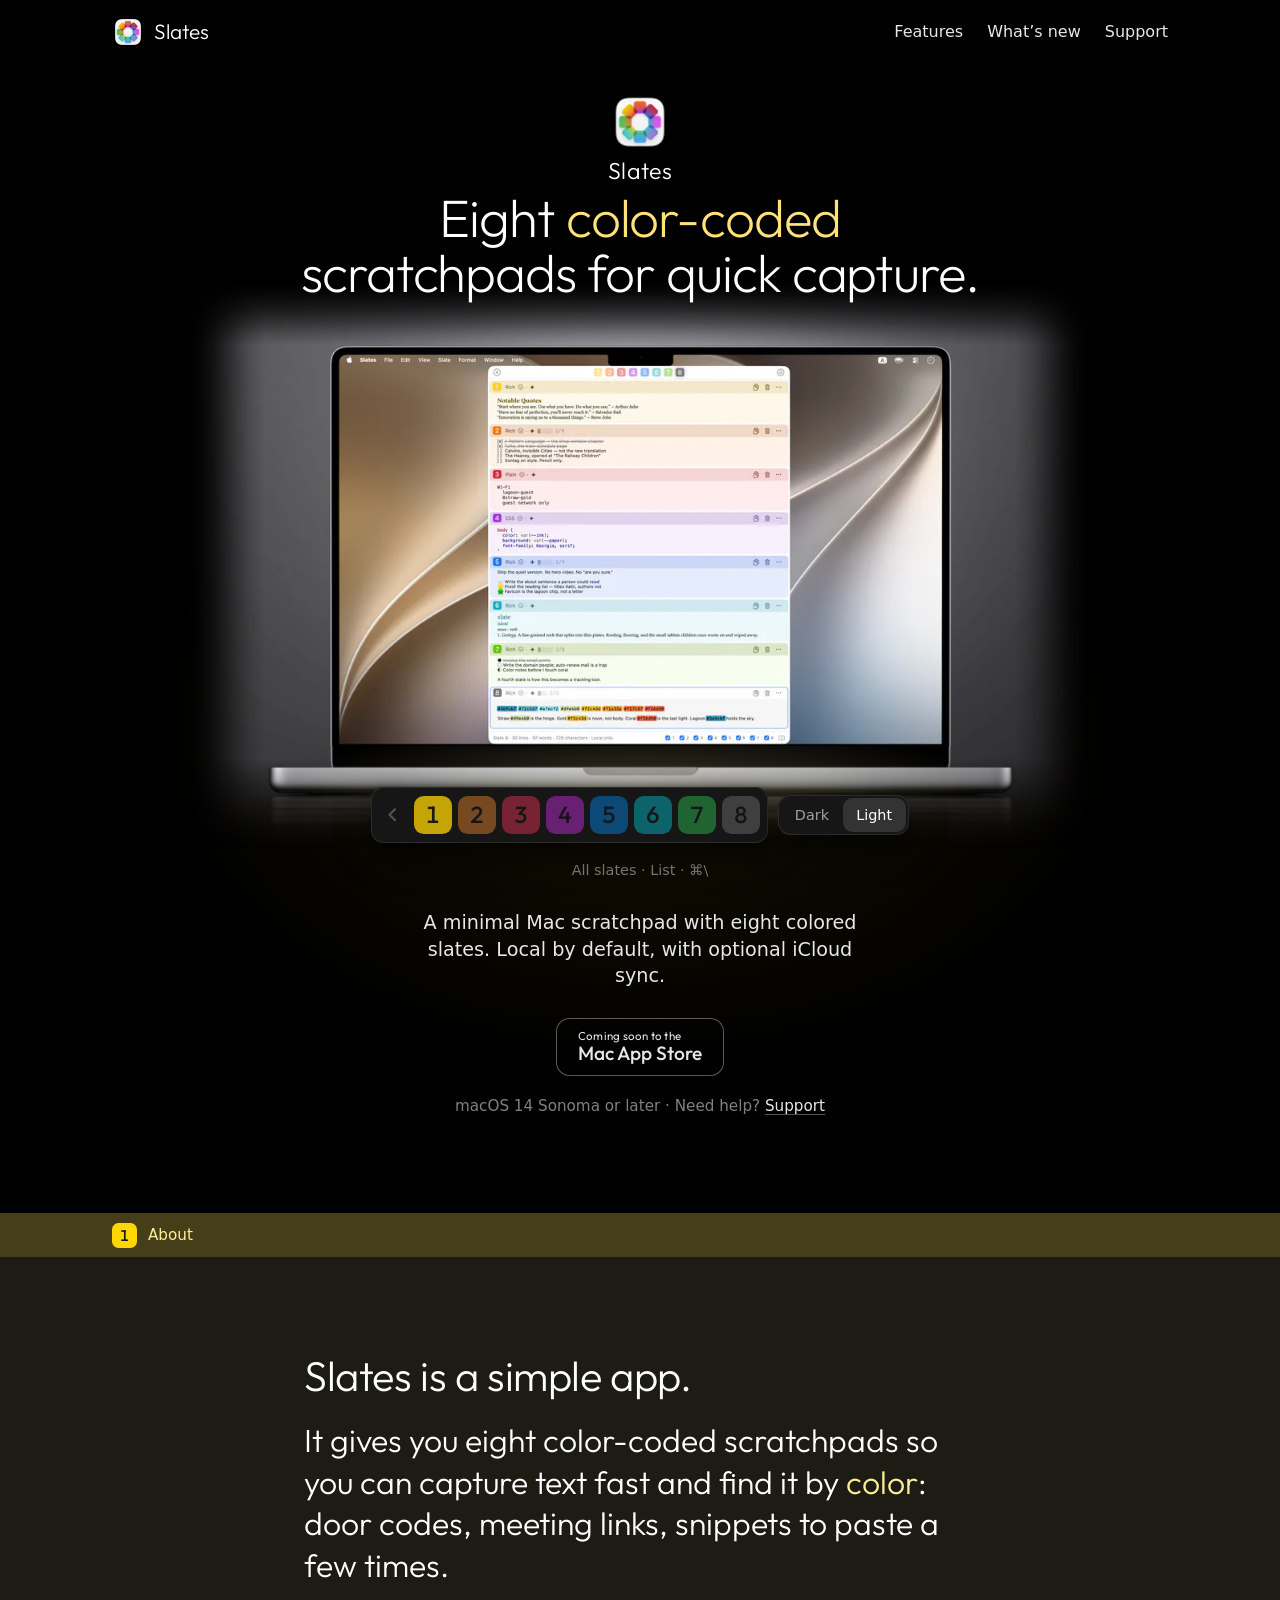
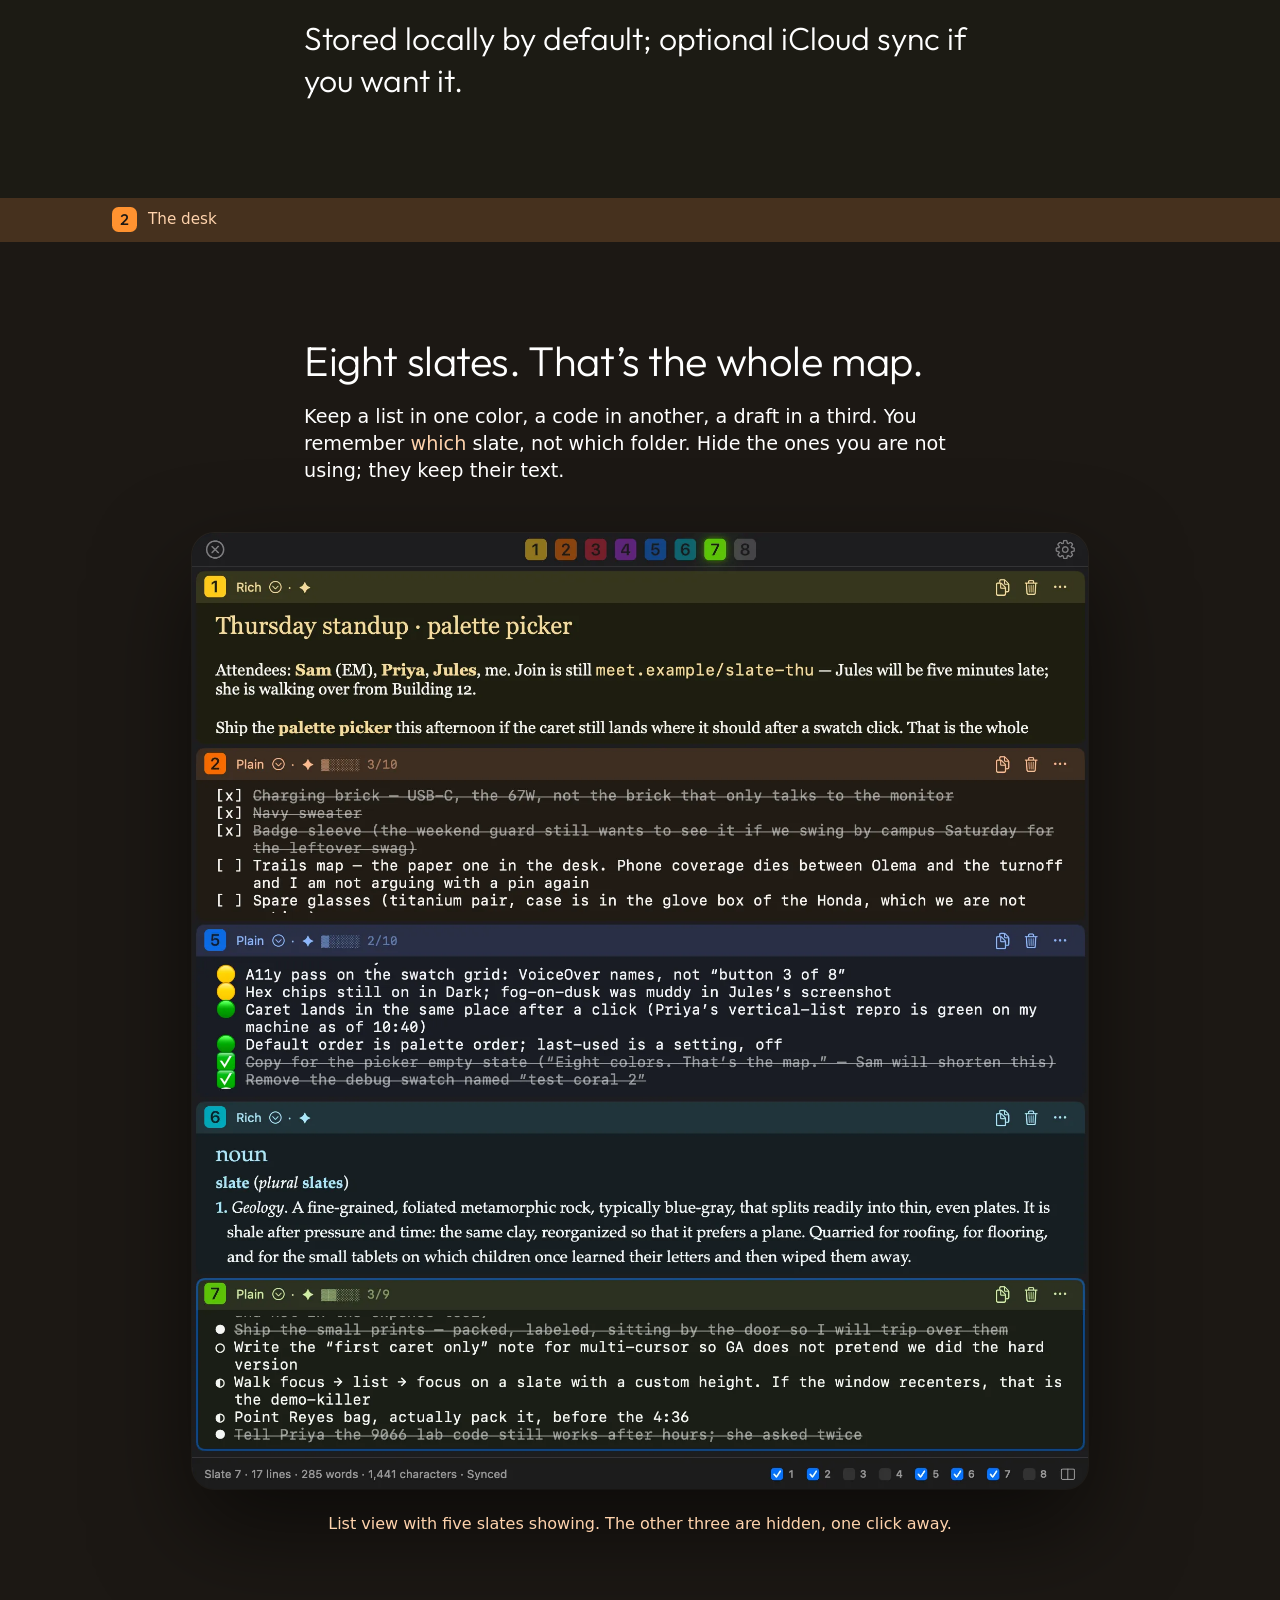
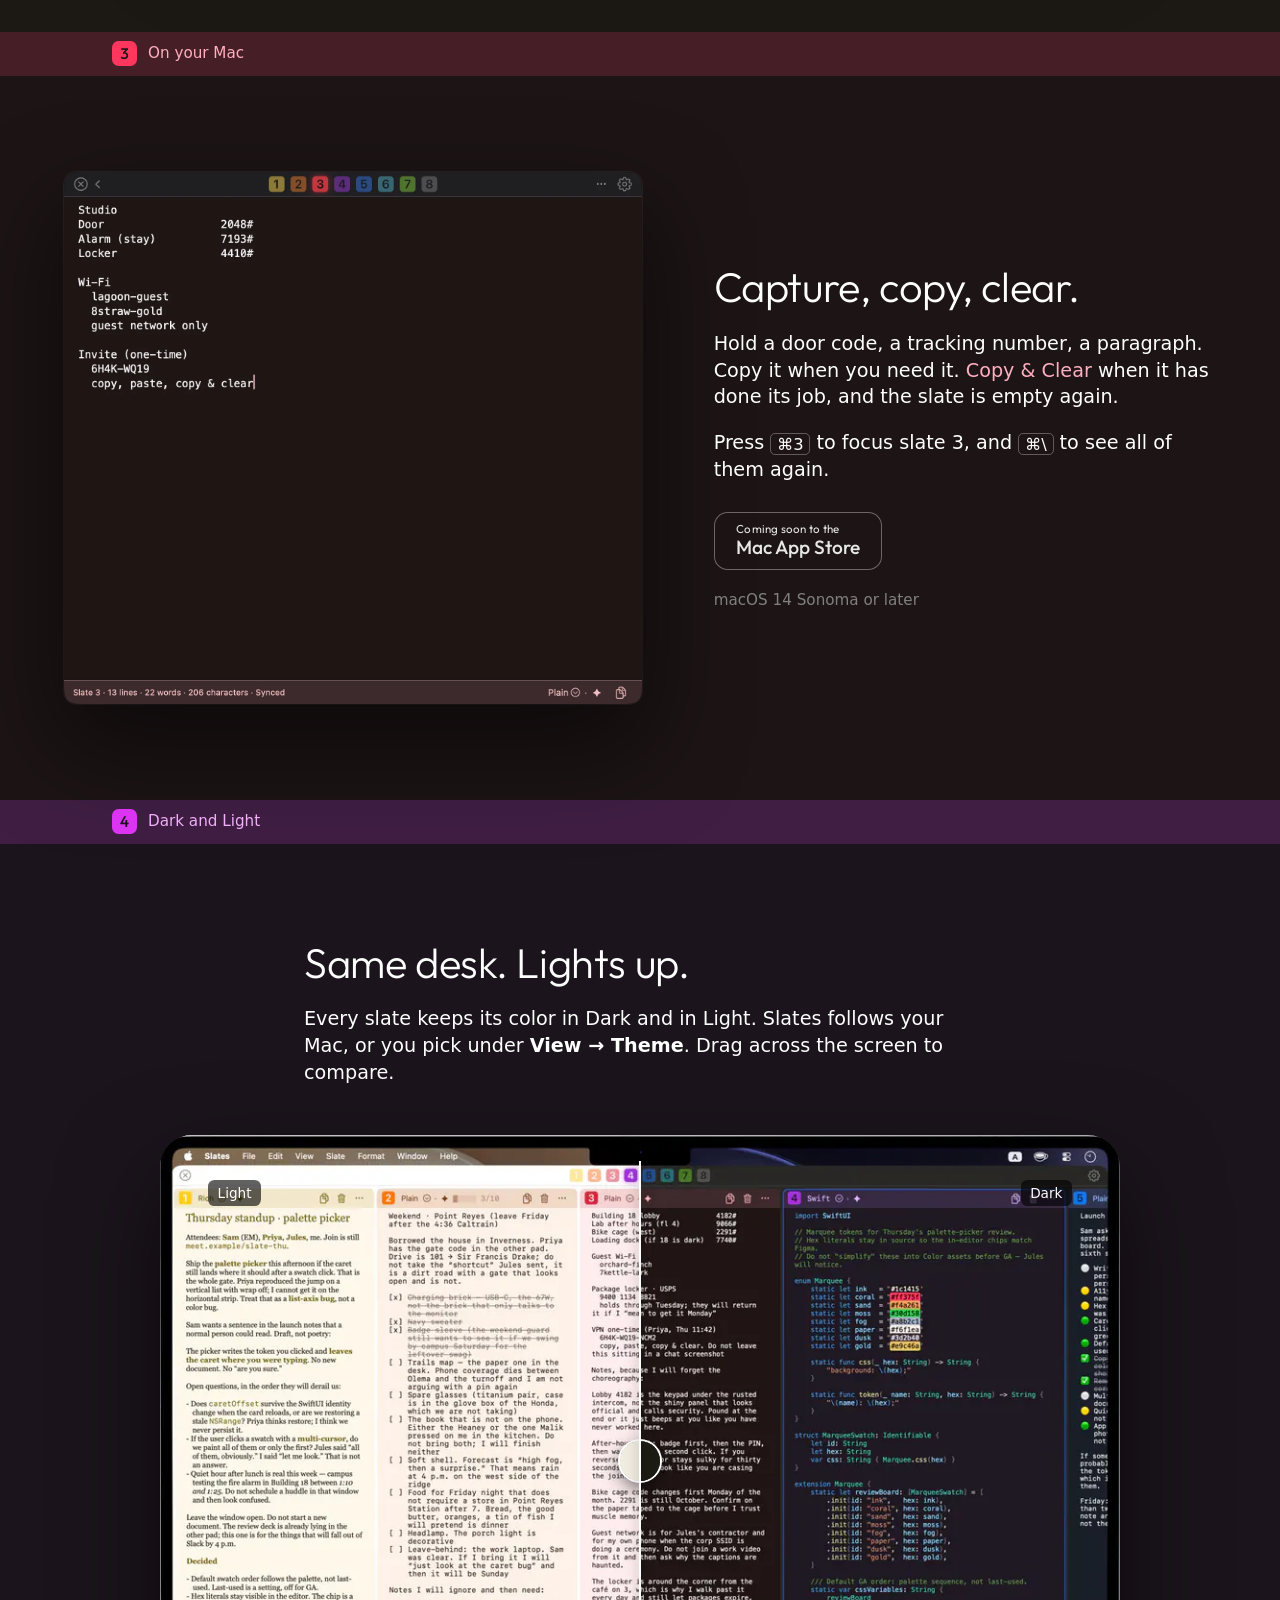
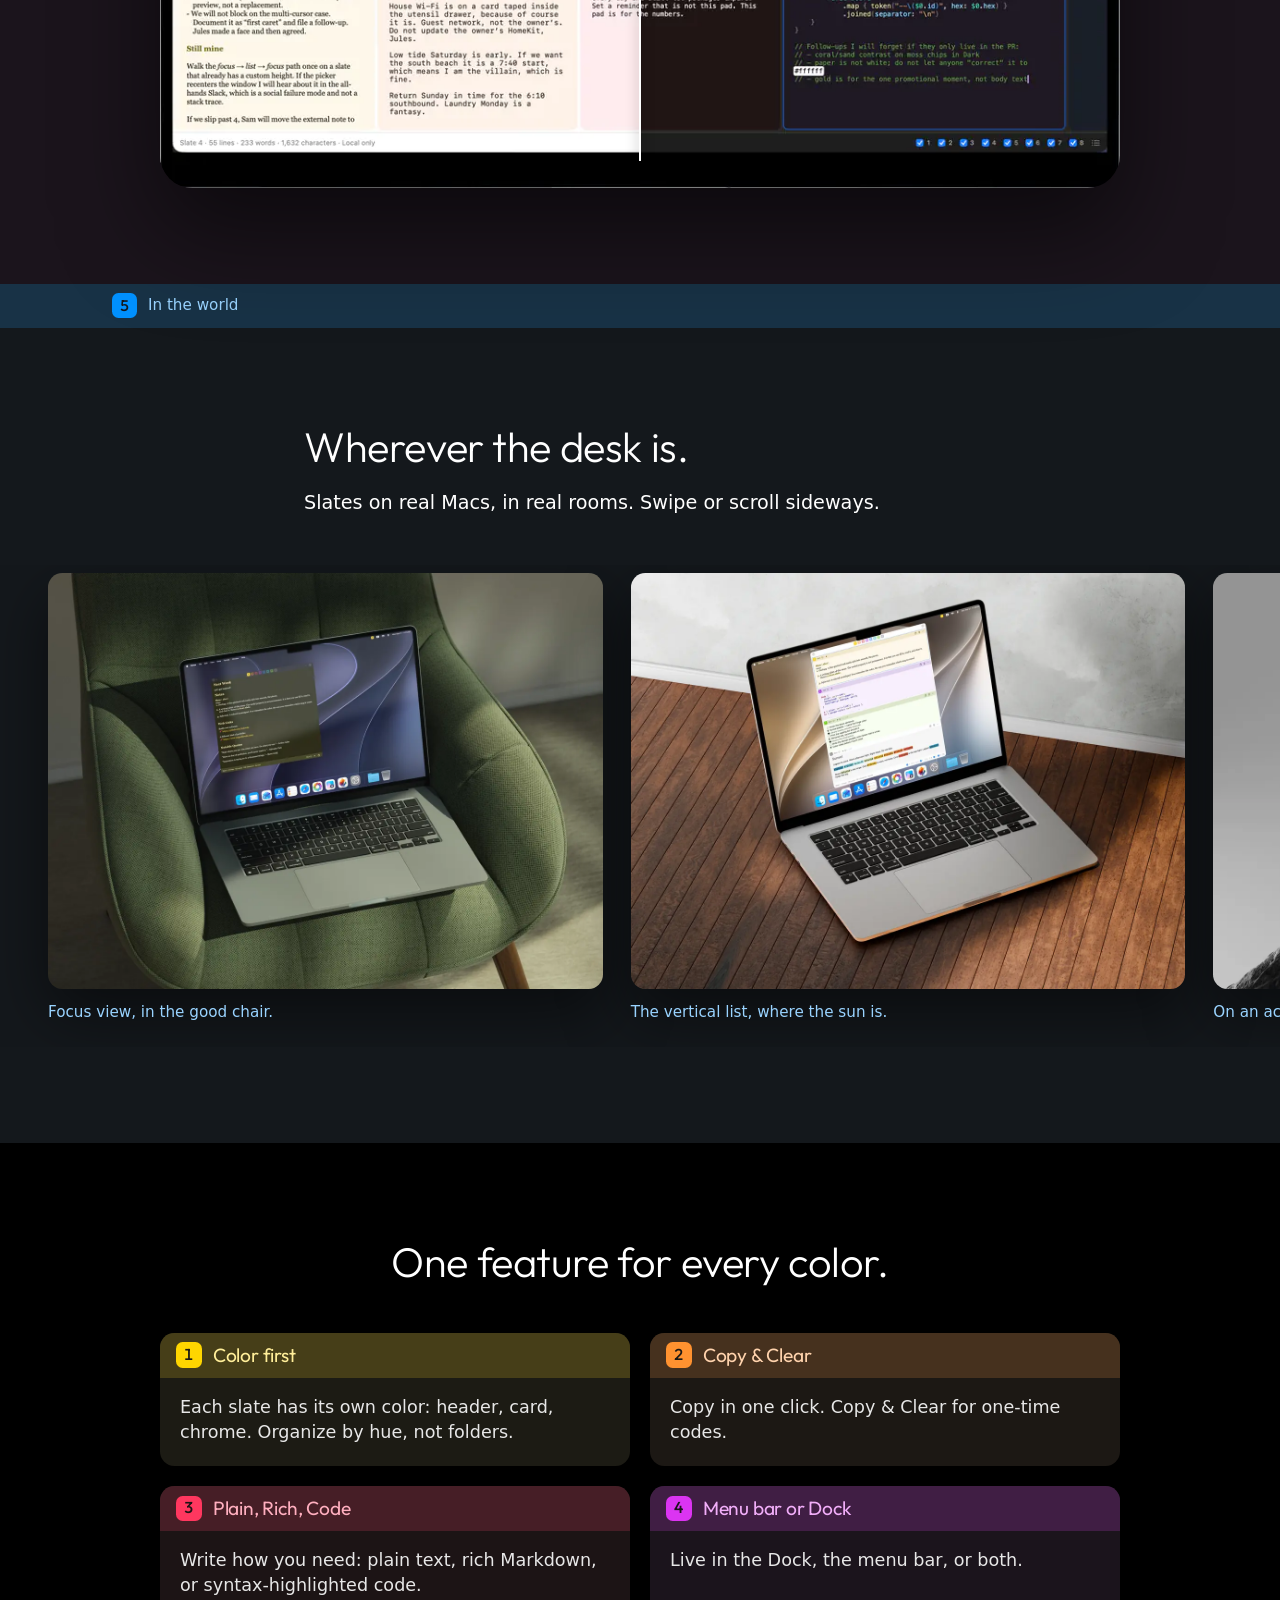
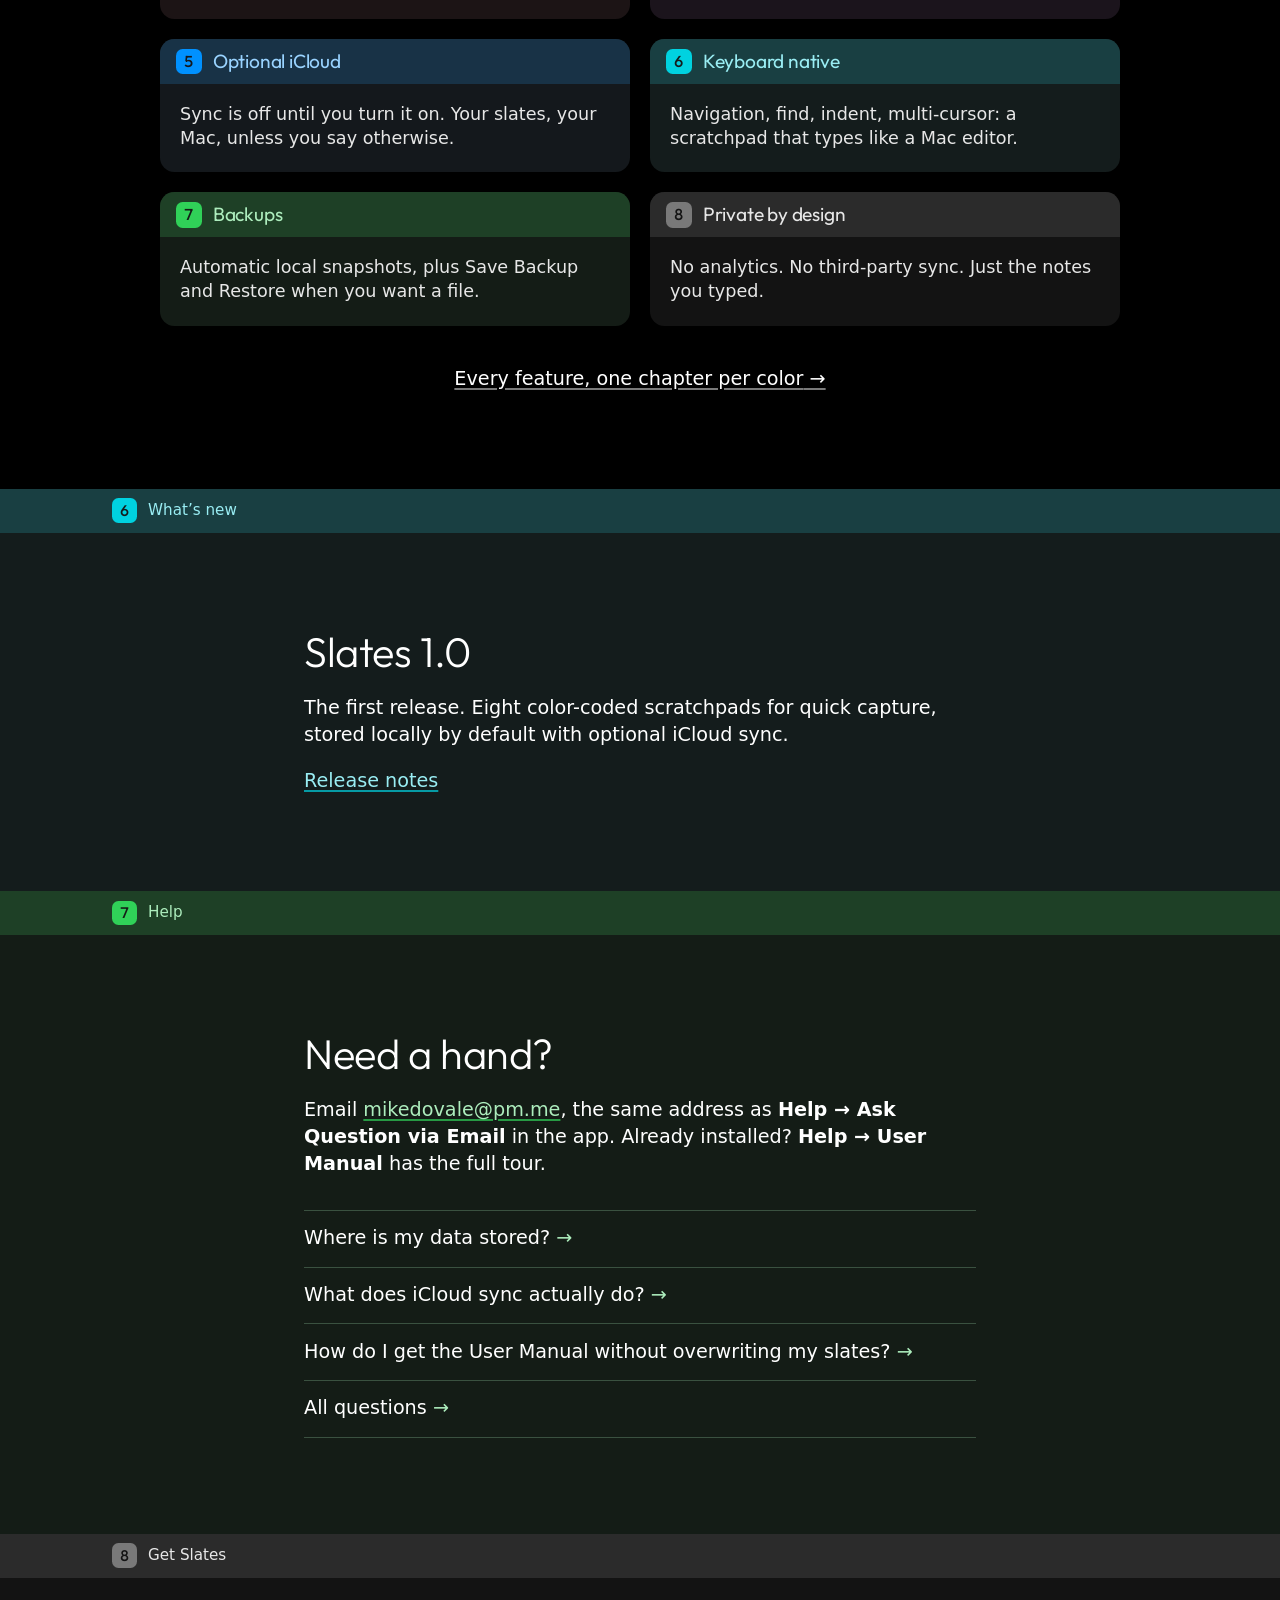
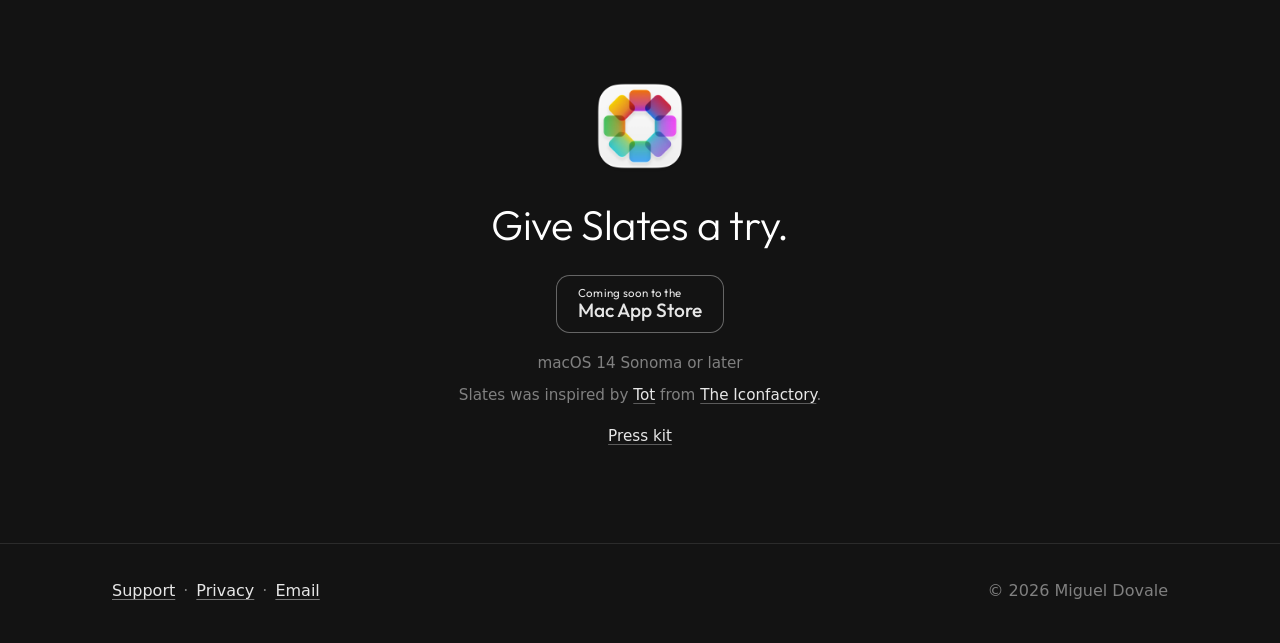
<file: index.html>
<!doctype html>
<html lang="en">
<head>
  <meta charset="utf-8">
  <meta name="viewport" content="width=device-width, initial-scale=1">
  <title>Slates: eight color-coded scratchpads for your Mac</title>
  <meta name="description" content="A minimal macOS scratchpad with eight colored slates. Local by default, with optional iCloud sync.">
  <meta name="theme-color" content="#131313">
  <meta name="color-scheme" content="dark">
  <link rel="canonical" href="https://slates.works/">
  <link rel="icon" href="images/favicon.ico" sizes="any">
  <link rel="icon" href="images/favicon-32.png" type="image/png" sizes="32x32">
  <link rel="apple-touch-icon" href="images/apple-touch-icon.png">
  <link rel="preload" href="fonts/outfit-latin.woff2" as="font" type="font/woff2" crossorigin>
  <link rel="stylesheet" href="css/tokens.css">
  <link rel="stylesheet" href="css/site.css">
  <meta property="og:type" content="website">
  <meta property="og:site_name" content="Slates">
  <meta property="og:title" content="Slates">
  <meta property="og:description" content="Eight color-coded scratchpads for quick capture. Local by default, with optional iCloud sync.">
  <meta property="og:url" content="https://slates.works/">
  <meta property="og:image" content="https://slates.works/images/og.png">
  <meta property="og:image:width" content="1200">
  <meta property="og:image:height" content="630">
  <meta property="og:image:alt" content="The Slates app icon beside eight numbered color squares, the name Slates, and the line Eight color-coded scratchpads for quick capture.">
  <meta name="twitter:card" content="summary_large_image">
  <meta name="twitter:image" content="https://slates.works/images/og.png">
  <script src="js/home.js" defer></script>
</head>
<body>
  <a class="skip" href="#main">Skip to content</a>

  <header class="site-bar">
    <div class="site-bar-inner">
      <a class="brand" href="./" aria-current="page"><img src="images/app-icon-64.png" alt="" width="32" height="32">Slates</a>
      <nav aria-label="Main">
        <ul class="site-nav">
          <li><a href="features/">Features</a></li>
          <li><a href="history/">What’s new</a></li>
          <li><a href="support/">Support</a></li>
        </ul>
      </nav>
    </div>
  </header>

  <main id="main">
    <section class="hero stage" aria-labelledby="hero-title">
      <div class="hero-head">
        <picture>
          <source srcset="images/app-icon.webp" type="image/webp">
          <img class="hero-icon" src="images/app-icon.png" width="512" height="512" alt="The Slates app icon: eight translucent colored tiles in a ring.">
        </picture>
        <h1 id="hero-title">Slates</h1>
        <p class="pitch">Eight <em>color-coded</em> scratchpads for quick capture.</p>
      </div>

      <div class="stage-frame">
        <picture class="stage-photo">
          <source type="image/webp" srcset="images/stage/base-1000.webp 1000w, images/stage/base-2000.webp 2000w" sizes="(min-width: 72rem) 64rem, 100vw">
          <img src="images/stage/base-2000.jpg" srcset="images/stage/base-1000.jpg 1000w, images/stage/base-2000.jpg 2000w" sizes="(min-width: 72rem) 64rem, 100vw" width="2000" height="1250" fetchpriority="high" alt="A MacBook Pro on a dark, reflective surface, running Slates: one window with all eight colored slates in a vertical list, from a yellow page of notes to a gray palette of sunset colors.">
        </picture>
        <div class="spill" aria-hidden="true"></div>
        <div class="screen">
        <div class="layer layer-dark">
          <picture class="scr scr-1">
            <source type="image/webp" srcset="images/stage/dark-1-775.webp 775w, images/stage/dark-1-1550.webp 1550w" sizes="(min-width: 72rem) 44rem, 62vw">
            <img src="images/stage/dark-1-1550.jpg" srcset="images/stage/dark-1-775.jpg 775w, images/stage/dark-1-1550.jpg 1550w" sizes="(min-width: 72rem) 44rem, 62vw" width="1550" height="1000" loading="lazy" decoding="async" alt="Slate 1 in focus: a yellow page titled Next Week, set in Georgia, with a dictionary-style note on the word slate, two web links, and three notable quotes.">
          </picture>
          <picture class="scr scr-2">
            <source type="image/webp" srcset="images/stage/dark-2-775.webp 775w, images/stage/dark-2-1550.webp 1550w" sizes="(min-width: 72rem) 44rem, 62vw">
            <img src="images/stage/dark-2-1550.jpg" srcset="images/stage/dark-2-775.jpg 775w, images/stage/dark-2-1550.jpg 1550w" sizes="(min-width: 72rem) 44rem, 62vw" width="1550" height="1000" loading="lazy" decoding="async" alt="Slate 2 in focus: an orange reading list titled To read, with two books checked off and seven still open.">
          </picture>
          <picture class="scr scr-3">
            <source type="image/webp" srcset="images/stage/dark-3-775.webp 775w, images/stage/dark-3-1550.webp 1550w" sizes="(min-width: 72rem) 44rem, 62vw">
            <img src="images/stage/dark-3-1550.jpg" srcset="images/stage/dark-3-775.jpg 775w, images/stage/dark-3-1550.jpg 1550w" sizes="(min-width: 72rem) 44rem, 62vw" width="1550" height="1000" loading="lazy" decoding="async" alt="Slate 3 in focus: studio door and alarm codes, a guest Wi-Fi network, and a one-time invite code, in plain monospaced text on deep red.">
          </picture>
          <picture class="scr scr-4">
            <source type="image/webp" srcset="images/stage/dark-4-775.webp 775w, images/stage/dark-4-1550.webp 1550w" sizes="(min-width: 72rem) 44rem, 62vw">
            <img src="images/stage/dark-4-1550.jpg" srcset="images/stage/dark-4-775.jpg 775w, images/stage/dark-4-1550.jpg 1550w" sizes="(min-width: 72rem) 44rem, 62vw" width="1550" height="1000" loading="lazy" decoding="async" alt="Slate 4 in focus: syntax-highlighted CSS for a personal site on purple, with a color chip beside each hex value.">
          </picture>
          <picture class="scr scr-5">
            <source type="image/webp" srcset="images/stage/dark-5-775.webp 775w, images/stage/dark-5-1550.webp 1550w" sizes="(min-width: 72rem) 44rem, 62vw">
            <img src="images/stage/dark-5-1550.jpg" srcset="images/stage/dark-5-775.jpg 775w, images/stage/dark-5-1550.jpg 1550w" sizes="(min-width: 72rem) 44rem, 62vw" width="1550" height="1000" loading="lazy" decoding="async" alt="Slate 5 in focus: a blue checklist titled Site launch, each line marked with a traffic-light bullet: white, yellow, green, or a done check.">
          </picture>
          <picture class="scr scr-6">
            <source type="image/webp" srcset="images/stage/dark-6-775.webp 775w, images/stage/dark-6-1550.webp 1550w" sizes="(min-width: 72rem) 44rem, 62vw">
            <img src="images/stage/dark-6-1550.jpg" srcset="images/stage/dark-6-775.jpg 775w, images/stage/dark-6-1550.jpg 1550w" sizes="(min-width: 72rem) 44rem, 62vw" width="1550" height="1000" loading="lazy" decoding="async" alt="Slate 6 in focus: a cyan dictionary entry for the word slate, set in Palatino, with its noun and verb senses.">
          </picture>
          <picture class="scr scr-7">
            <source type="image/webp" srcset="images/stage/dark-7-775.webp 775w, images/stage/dark-7-1550.webp 1550w" sizes="(min-width: 72rem) 44rem, 62vw">
            <img src="images/stage/dark-7-1550.jpg" srcset="images/stage/dark-7-775.jpg 775w, images/stage/dark-7-1550.jpg 1550w" sizes="(min-width: 72rem) 44rem, 62vw" width="1550" height="1000" loading="lazy" decoding="async" alt="Slate 7 in focus: a green board titled This week, with Kanban bullets for backlog, doing, and done.">
          </picture>
          <picture class="scr scr-8">
            <source type="image/webp" srcset="images/stage/dark-8-775.webp 775w, images/stage/dark-8-1550.webp 1550w" sizes="(min-width: 72rem) 44rem, 62vw">
            <img src="images/stage/dark-8-1550.jpg" srcset="images/stage/dark-8-775.jpg 775w, images/stage/dark-8-1550.jpg 1550w" sizes="(min-width: 72rem) 44rem, 62vw" width="1550" height="1000" loading="lazy" decoding="async" alt="Slate 8 in focus: a gray slate titled Sunset with eight hex colors from lagoon to coral, each on its own color chip, and a CSS ramp.">
          </picture>
        </div>
        <div class="layer layer-light">
          <picture class="scr-list">
            <source type="image/webp" srcset="images/stage/light-list-775.webp 775w, images/stage/light-list-1550.webp 1550w" sizes="(min-width: 72rem) 44rem, 62vw">
            <img src="images/stage/light-list-1550.jpg" srcset="images/stage/light-list-775.jpg 775w, images/stage/light-list-1550.jpg 1550w" sizes="(min-width: 72rem) 44rem, 62vw" width="1550" height="1000" loading="lazy" decoding="async" alt="">
          </picture>
          <picture class="scr scr-1">
            <source type="image/webp" srcset="images/stage/light-1-775.webp 775w, images/stage/light-1-1550.webp 1550w" sizes="(min-width: 72rem) 44rem, 62vw">
            <img src="images/stage/light-1-1550.jpg" srcset="images/stage/light-1-775.jpg 775w, images/stage/light-1-1550.jpg 1550w" sizes="(min-width: 72rem) 44rem, 62vw" width="1550" height="1000" loading="lazy" decoding="async" alt="Slate 1 in focus: a yellow page titled Next Week, set in Georgia, with a dictionary-style note on the word slate, two web links, and three notable quotes.">
          </picture>
          <picture class="scr scr-2">
            <source type="image/webp" srcset="images/stage/light-2-775.webp 775w, images/stage/light-2-1550.webp 1550w" sizes="(min-width: 72rem) 44rem, 62vw">
            <img src="images/stage/light-2-1550.jpg" srcset="images/stage/light-2-775.jpg 775w, images/stage/light-2-1550.jpg 1550w" sizes="(min-width: 72rem) 44rem, 62vw" width="1550" height="1000" loading="lazy" decoding="async" alt="Slate 2 in focus: an orange reading list titled To read, with two books checked off and seven still open.">
          </picture>
          <picture class="scr scr-3">
            <source type="image/webp" srcset="images/stage/light-3-775.webp 775w, images/stage/light-3-1550.webp 1550w" sizes="(min-width: 72rem) 44rem, 62vw">
            <img src="images/stage/light-3-1550.jpg" srcset="images/stage/light-3-775.jpg 775w, images/stage/light-3-1550.jpg 1550w" sizes="(min-width: 72rem) 44rem, 62vw" width="1550" height="1000" loading="lazy" decoding="async" alt="Slate 3 in focus: studio door and alarm codes, a guest Wi-Fi network, and a one-time invite code, in plain monospaced text on deep red.">
          </picture>
          <picture class="scr scr-4">
            <source type="image/webp" srcset="images/stage/light-4-775.webp 775w, images/stage/light-4-1550.webp 1550w" sizes="(min-width: 72rem) 44rem, 62vw">
            <img src="images/stage/light-4-1550.jpg" srcset="images/stage/light-4-775.jpg 775w, images/stage/light-4-1550.jpg 1550w" sizes="(min-width: 72rem) 44rem, 62vw" width="1550" height="1000" loading="lazy" decoding="async" alt="Slate 4 in focus: syntax-highlighted CSS for a personal site on purple, with a color chip beside each hex value.">
          </picture>
          <picture class="scr scr-5">
            <source type="image/webp" srcset="images/stage/light-5-775.webp 775w, images/stage/light-5-1550.webp 1550w" sizes="(min-width: 72rem) 44rem, 62vw">
            <img src="images/stage/light-5-1550.jpg" srcset="images/stage/light-5-775.jpg 775w, images/stage/light-5-1550.jpg 1550w" sizes="(min-width: 72rem) 44rem, 62vw" width="1550" height="1000" loading="lazy" decoding="async" alt="Slate 5 in focus: a blue checklist titled Site launch, each line marked with a traffic-light bullet: white, yellow, green, or a done check.">
          </picture>
          <picture class="scr scr-6">
            <source type="image/webp" srcset="images/stage/light-6-775.webp 775w, images/stage/light-6-1550.webp 1550w" sizes="(min-width: 72rem) 44rem, 62vw">
            <img src="images/stage/light-6-1550.jpg" srcset="images/stage/light-6-775.jpg 775w, images/stage/light-6-1550.jpg 1550w" sizes="(min-width: 72rem) 44rem, 62vw" width="1550" height="1000" loading="lazy" decoding="async" alt="Slate 6 in focus: a cyan dictionary entry for the word slate, set in Palatino, with its noun and verb senses.">
          </picture>
          <picture class="scr scr-7">
            <source type="image/webp" srcset="images/stage/light-7-775.webp 775w, images/stage/light-7-1550.webp 1550w" sizes="(min-width: 72rem) 44rem, 62vw">
            <img src="images/stage/light-7-1550.jpg" srcset="images/stage/light-7-775.jpg 775w, images/stage/light-7-1550.jpg 1550w" sizes="(min-width: 72rem) 44rem, 62vw" width="1550" height="1000" loading="lazy" decoding="async" alt="Slate 7 in focus: a green board titled This week, with Kanban bullets for backlog, doing, and done.">
          </picture>
          <picture class="scr scr-8">
            <source type="image/webp" srcset="images/stage/light-8-775.webp 775w, images/stage/light-8-1550.webp 1550w" sizes="(min-width: 72rem) 44rem, 62vw">
            <img src="images/stage/light-8-1550.jpg" srcset="images/stage/light-8-775.jpg 775w, images/stage/light-8-1550.jpg 1550w" sizes="(min-width: 72rem) 44rem, 62vw" width="1550" height="1000" loading="lazy" decoding="async" alt="Slate 8 in focus: a gray slate titled Sunset with eight hex colors from lagoon to coral, each on its own color chip, and a CSS ramp.">
          </picture>
        </div>
        </div>
      </div>

      <div class="stage-bar">
        <fieldset class="picker">
          <legend class="visually-hidden">Preview a slate</legend>
          <div class="picks">
            <input type="radio" name="slate" id="s0" value="all" checked autocomplete="off">
            <label class="pick pick-0" for="s0" title="All slates"><svg class="chev" viewBox="0 0 16 16" aria-hidden="true"><path d="M10 3 5 8l5 5" fill="none" stroke="currentColor" stroke-width="1.8" stroke-linecap="round" stroke-linejoin="round"/></svg><span class="visually-hidden">All slates, list view</span></label>
            <input type="radio" name="slate" id="s1" value="1" autocomplete="off">
            <label class="pick pick-1 slot-1" for="s1"><span class="dot" aria-hidden="true">1</span><span class="visually-hidden">Slate 1, Next week, Rich</span></label>
            <input type="radio" name="slate" id="s2" value="2" autocomplete="off">
            <label class="pick pick-2 slot-2" for="s2"><span class="dot" aria-hidden="true">2</span><span class="visually-hidden">Slate 2, To read, Rich</span></label>
            <input type="radio" name="slate" id="s3" value="3" autocomplete="off">
            <label class="pick pick-3 slot-3" for="s3"><span class="dot" aria-hidden="true">3</span><span class="visually-hidden">Slate 3, Studio codes, Plain</span></label>
            <input type="radio" name="slate" id="s4" value="4" autocomplete="off">
            <label class="pick pick-4 slot-4" for="s4"><span class="dot" aria-hidden="true">4</span><span class="visually-hidden">Slate 4, Site tokens, Code</span></label>
            <input type="radio" name="slate" id="s5" value="5" autocomplete="off">
            <label class="pick pick-5 slot-5" for="s5"><span class="dot" aria-hidden="true">5</span><span class="visually-hidden">Slate 5, Site launch, Rich</span></label>
            <input type="radio" name="slate" id="s6" value="6" autocomplete="off">
            <label class="pick pick-6 slot-6" for="s6"><span class="dot" aria-hidden="true">6</span><span class="visually-hidden">Slate 6, Dictionary, Rich</span></label>
            <input type="radio" name="slate" id="s7" value="7" autocomplete="off">
            <label class="pick pick-7 slot-7" for="s7"><span class="dot" aria-hidden="true">7</span><span class="visually-hidden">Slate 7, This week, Rich</span></label>
            <input type="radio" name="slate" id="s8" value="8" autocomplete="off">
            <label class="pick pick-8 slot-8" for="s8"><span class="dot" aria-hidden="true">8</span><span class="visually-hidden">Slate 8, Sunset, Rich</span></label>
          </div>
        </fieldset>
        <fieldset class="look seg">
          <legend class="visually-hidden">Appearance</legend>
          <input type="radio" name="look" id="look-dark" value="dark" autocomplete="off">
          <label for="look-dark">Dark</label>
          <input type="radio" name="look" id="look-light" value="light" autocomplete="off">
          <label for="look-light">Light</label>
        </fieldset>
      </div>
      <p class="stage-status" aria-hidden="true">
          <span class="st st-0">All slates · List · <kbd>⌘\</kbd></span>
          <span class="st st-1">Slate 1 · Rich · Next week · <kbd>⌘1</kbd></span>
          <span class="st st-2">Slate 2 · Rich, task checklist · To read · <kbd>⌘2</kbd></span>
          <span class="st st-3">Slate 3 · Plain · Studio codes · <kbd>⌘3</kbd></span>
          <span class="st st-4">Slate 4 · Code, CSS · Site tokens · <kbd>⌘4</kbd></span>
          <span class="st st-5">Slate 5 · Rich, Traffic Light bullets · Site launch · <kbd>⌘5</kbd></span>
          <span class="st st-6">Slate 6 · Rich, Palatino · Dictionary · <kbd>⌘6</kbd></span>
          <span class="st st-7">Slate 7 · Rich, Kanban bullets · This week · <kbd>⌘7</kbd></span>
          <span class="st st-8">Slate 8 · Rich, hex color previews · Sunset · <kbd>⌘8</kbd></span>
      </p>

      <p class="hero-sub">A minimal Mac scratchpad with eight colored slates. Local by default, with optional iCloud sync.</p>
      <div class="cta">
        <span class="store store-soon"><small>Coming soon to the</small> <span>Mac App Store</span></span>
      </div>
      <p class="req">macOS 14 Sonoma or later · Need help? <a href="support/">Support</a></p>
    </section>

    <section class="band slot-1" aria-labelledby="about">
      <div class="band-head">
        <div class="band-head-inner"><span class="dot" aria-hidden="true">1</span><span>About</span></div>
      </div>
      <div class="band-body">
        <div class="measure">
          <h2 id="about">Slates is a simple app.</h2>
          <p class="lead">It gives you eight color-coded scratchpads so you can capture text fast and find it by <em>color</em>: door codes, meeting links, snippets to paste a few times.</p>
          <p class="lead">Stored locally by default; optional iCloud sync if you want it.</p>
        </div>
      </div>
    </section>

    <section class="band slot-2" aria-labelledby="desk">
      <div class="band-head">
        <div class="band-head-inner"><span class="dot" aria-hidden="true">2</span><span>The desk</span></div>
      </div>
      <div class="band-body">
        <div class="measure">
          <h2 id="desk">Eight slates. That’s the whole map.</h2>
          <p>Keep a list in one color, a code in another, a draft in a third. You remember <em>which</em> slate, not which folder. Hide the ones you are not using; they keep their text.</p>
        </div>
        <figure class="shot shot-hero drift">
          <picture>
            <source srcset="images/mac-list-dark.webp" type="image/webp">
            <img src="images/mac-list-dark.jpg" width="1740" height="1858" loading="lazy" decoding="async" alt="Slates on a Mac in the dark palette: one window with a vertical list of colored slates. A yellow meeting note, an orange packing checklist, a blue launch board with traffic-light bullets, a cyan dictionary entry for the word slate, and a green task list. Numbered squares 1 to 8 run across the toolbar.">
          </picture>
          <figcaption>List view with five slates showing. The other three are hidden, one click away.</figcaption>
        </figure>
      </div>
    </section>

    <section class="band slot-3" aria-labelledby="mac">
      <div class="band-head">
        <div class="band-head-inner"><span class="dot" aria-hidden="true">3</span><span>On your Mac</span></div>
      </div>
      <div class="band-body">
        <div class="platform">
          <figure class="shot shot-focus drift">
            <picture>
              <source srcset="images/mac-focus-dark.webp" type="image/webp">
              <img src="images/mac-focus-dark.jpg" width="1536" height="1414" loading="lazy" decoding="async" alt="A single slate in focus view, in slate 3’s deep red: studio door and alarm codes, a guest Wi-Fi network, and a one-time invite code. The toolbar shows the numbered squares 1 to 8 with 3 lit.">
            </picture>
          </figure>
          <div>
            <h2 id="mac">Capture, copy, clear.</h2>
            <p>Hold a door code, a tracking number, a paragraph. Copy it when you need it. <em>Copy &amp; Clear</em> when it has done its job, and the slate is empty again.</p>
            <p>Press <kbd><span aria-hidden="true">⌘3</span><span class="visually-hidden">Command-3</span></kbd> to focus slate 3, and <kbd><span aria-hidden="true">⌘\</span><span class="visually-hidden">Command-Backslash</span></kbd> to see all of them again.</p>
            <div class="cta">
              <span class="store store-soon"><small>Coming soon to the</small> <span>Mac App Store</span></span>
            </div>
            <p class="req">macOS 14 Sonoma or later</p>
          </div>
        </div>
      </div>
    </section>

    <section class="band slot-4" aria-labelledby="lights">
      <div class="band-head">
        <div class="band-head-inner"><span class="dot" aria-hidden="true">4</span><span>Dark and Light</span></div>
      </div>
      <div class="band-body">
        <div class="measure">
          <h2 id="lights">Same desk. Lights up.</h2>
          <p>Every slate keeps its color in Dark and in Light. Slates follows your Mac, or you pick under <span class="ui">View → Theme</span>. <span class="compare-hint">Drag across the screen to compare.</span></p>
        </div>
        <div class="compare" style="--split: 50%">
          <figure class="compare-dark">
            <picture>
              <source type="image/webp" srcset="images/desk-dark-1000.webp 1000w, images/desk-dark-1600.webp 1600w" sizes="(min-width: 64rem) 60rem, 100vw">
              <img src="images/desk-dark-1600.jpg" srcset="images/desk-dark-1000.jpg 1000w, images/desk-dark-1600.jpg 1600w" sizes="(min-width: 64rem) 60rem, 100vw" width="1600" height="1089" loading="lazy" decoding="async" alt="Slates in Dark, filling a MacBook Pro screen: a horizontal strip of slates with a meeting note, a packing list with struck-through items, door and locker codes, and Swift code with color chips.">
            </picture>
            <figcaption>Dark</figcaption>
          </figure>
          <figure class="compare-light">
            <picture>
              <source type="image/webp" srcset="images/desk-light-1000.webp 1000w, images/desk-light-1600.webp 1600w" sizes="(min-width: 64rem) 60rem, 100vw">
              <img src="images/desk-light-1600.jpg" srcset="images/desk-light-1000.jpg 1000w, images/desk-light-1600.jpg 1600w" sizes="(min-width: 64rem) 60rem, 100vw" width="1600" height="1089" loading="lazy" decoding="async" alt="The same desk in Light: each slate keeps its hue on a pale wash, from the yellow meeting note to the purple Swift code.">
            </picture>
            <figcaption>Light</figcaption>
          </figure>
          <input class="compare-range" type="range" min="0" max="100" value="50" aria-label="Compare Light and Dark: share of the screen shown in Light" hidden>
        </div>
      </div>
    </section>

    <section class="band slot-5" aria-labelledby="world">
      <div class="band-head">
        <div class="band-head-inner"><span class="dot" aria-hidden="true">5</span><span>In the world</span></div>
      </div>
      <div class="band-body">
        <div class="measure">
          <h2 id="world">Wherever the desk is.</h2>
          <p>Slates on real Macs, in real rooms. Swipe or scroll sideways.</p>
        </div>
        <ul class="world" tabindex="0" aria-label="Photographs of Slates on Macs, scrolls sideways">
          <li>
            <figure>
              <picture>
                <source type="image/webp" srcset="images/world-green-chair.webp">
                <img src="images/world-green-chair.jpg" width="1200" height="900" loading="lazy" decoding="async" alt="A MacBook Air on a green velvet armchair in soft daylight, Slates open to a single yellow slate in focus.">
              </picture>
              <figcaption>Focus view, in the good chair.</figcaption>
            </figure>
          </li>
          <li>
            <figure>
              <picture>
                <source type="image/webp" srcset="images/world-wooden-floor.webp">
                <img src="images/world-wooden-floor.jpg" width="1200" height="900" loading="lazy" decoding="async" alt="A MacBook Air on a sunlit wooden floor, Slates showing its vertical list of colored slates in Light.">
              </picture>
              <figcaption>The vertical list, where the sun is.</figcaption>
            </figure>
          </li>
          <li>
            <figure>
              <picture>
                <source type="image/webp" srcset="images/world-rock.webp">
                <img src="images/world-rock.jpg" width="1200" height="900" loading="lazy" decoding="async" alt="A MacBook Air balanced on a dark natural rock against a gray backdrop, one yellow slate in focus.">
              </picture>
              <figcaption>On an actual rock. Slate is one, after all.</figcaption>
            </figure>
          </li>
          <li>
            <figure>
              <picture>
                <source type="image/webp" srcset="images/world-leather-chair.webp">
                <img src="images/world-leather-chair.jpg" width="1350" height="900" loading="lazy" decoding="async" alt="A MacBook Pro on the arm of a brown leather chair, Slates open to a column of pale slates in Light.">
              </picture>
              <figcaption>A column of slates on a MacBook Pro.</figcaption>
            </figure>
          </li>
          <li>
            <figure>
              <picture>
                <source type="image/webp" srcset="images/world-studio-display.webp">
                <img src="images/world-studio-display.jpg" width="1542" height="900" loading="lazy" decoding="async" alt="A Studio Display on a pale gray surface, Slates stretched across it as a horizontal strip in Dark.">
              </picture>
              <figcaption>The whole strip, on a big screen.</figcaption>
            </figure>
          </li>
          <li>
            <figure>
              <picture>
                <source type="image/webp" srcset="images/world-modern-chair.webp">
                <img src="images/world-modern-chair.jpg" width="1350" height="900" loading="lazy" decoding="async" alt="A MacBook Pro 14-inch cradled in a beige wingback chair, Slates showing a horizontal strip in Light.">
              </picture>
              <figcaption>Horizontal strip, 14 inches.</figcaption>
            </figure>
          </li>
        </ul>
      </div>
    </section>

    <section class="features-band" aria-labelledby="features">
      <header>
        <h2 id="features">One feature for every color.</h2>
      </header>
      <ul class="features">
        <li class="feature slot-1">
          <h3><span class="dot" aria-hidden="true">1</span>Color first</h3>
          <p>Each slate has its own color: header, card, chrome. Organize by hue, not folders.</p>
        </li>
        <li class="feature slot-2">
          <h3><span class="dot" aria-hidden="true">2</span>Copy &amp; Clear</h3>
          <p>Copy in one click. Copy &amp; Clear for one-time codes.</p>
        </li>
        <li class="feature slot-3">
          <h3><span class="dot" aria-hidden="true">3</span>Plain, Rich, Code</h3>
          <p>Write how you need: plain text, rich Markdown, or syntax-highlighted code.</p>
        </li>
        <li class="feature slot-4">
          <h3><span class="dot" aria-hidden="true">4</span>Menu bar or Dock</h3>
          <p>Live in the Dock, the menu bar, or both.</p>
        </li>
        <li class="feature slot-5">
          <h3><span class="dot" aria-hidden="true">5</span>Optional iCloud</h3>
          <p>Sync is off until you turn it on. Your slates, your Mac, unless you say otherwise.</p>
        </li>
        <li class="feature slot-6">
          <h3><span class="dot" aria-hidden="true">6</span>Keyboard native</h3>
          <p>Navigation, find, indent, multi-cursor: a scratchpad that types like a Mac editor.</p>
        </li>
        <li class="feature slot-7">
          <h3><span class="dot" aria-hidden="true">7</span>Backups</h3>
          <p>Automatic local snapshots, plus Save Backup and Restore when you want a file.</p>
        </li>
        <li class="feature slot-8">
          <h3><span class="dot" aria-hidden="true">8</span>Private by design</h3>
          <p>No analytics. No third-party sync. Just the notes you typed.</p>
        </li>
      </ul>
      <p class="features-more"><a href="features/">Every feature, one chapter per color</a></p>
    </section>

    <section class="band slot-6" aria-labelledby="new">
      <div class="band-head">
        <div class="band-head-inner"><span class="dot" aria-hidden="true">6</span><span>What’s new</span></div>
      </div>
      <div class="band-body">
        <div class="measure">
          <h2 id="new">Slates 1.0</h2>
          <p>The first release. Eight color-coded scratchpads for quick capture, stored locally by default with optional iCloud sync.</p>
          <p><a href="history/">Release notes</a></p>
        </div>
      </div>
    </section>

    <section class="band slot-7" aria-labelledby="help">
      <div class="band-head">
        <div class="band-head-inner"><span class="dot" aria-hidden="true">7</span><span>Help</span></div>
      </div>
      <div class="band-body">
        <div class="measure">
          <h2 id="help">Need a hand?</h2>
          <p>Email <a href="mailto:mikedovale@pm.me?subject=Slates">mikedovale@pm.me</a>, the same address as <span class="ui">Help → Ask Question via Email</span> in the app. Already installed? <span class="ui">Help → User Manual</span> has the full tour.</p>
          <ul class="teasers">
            <li><a href="support/#data">Where is my data stored?</a></li>
            <li><a href="support/#icloud">What does iCloud sync actually do?</a></li>
            <li><a href="support/#manual">How do I get the User Manual without overwriting my slates?</a></li>
            <li><a href="support/">All questions</a></li>
          </ul>
        </div>
      </div>
    </section>

    <section class="band slot-8" aria-labelledby="try">
      <div class="band-head">
        <div class="band-head-inner"><span class="dot" aria-hidden="true">8</span><span>Get Slates</span></div>
      </div>
      <div class="band-body closing">
        <picture>
          <source srcset="images/app-icon.webp" type="image/webp">
          <img src="images/app-icon.png" width="512" height="512" loading="lazy" alt="">
        </picture>
        <h2 id="try">Give Slates a try.</h2>
        <div class="cta">
          <span class="store store-soon"><small>Coming soon to the</small> <span>Mac App Store</span></span>
        </div>
        <p class="req">macOS 14 Sonoma or later</p>
        <p class="req colophon">Slates was inspired by <a href="https://tot.rocks">Tot</a> from <a href="https://www.iconfactory.com">The Iconfactory</a>.</p>
        <p class="req"><a href="press/">Press kit</a></p>
      </div>
    </section>
  </main>

  <footer class="site-foot">
    <div class="site-foot-inner">
      <nav aria-label="Footer">
        <ul>
          <li><a href="support/">Support</a></li>
          <li><a href="privacy/">Privacy</a></li>
          <li><a href="mailto:mikedovale@pm.me?subject=Slates">Email</a></li>
        </ul>
      </nav>
      <p>© 2026 Miguel Dovale</p>
    </div>
  </footer>
</body>
</html>
</file>
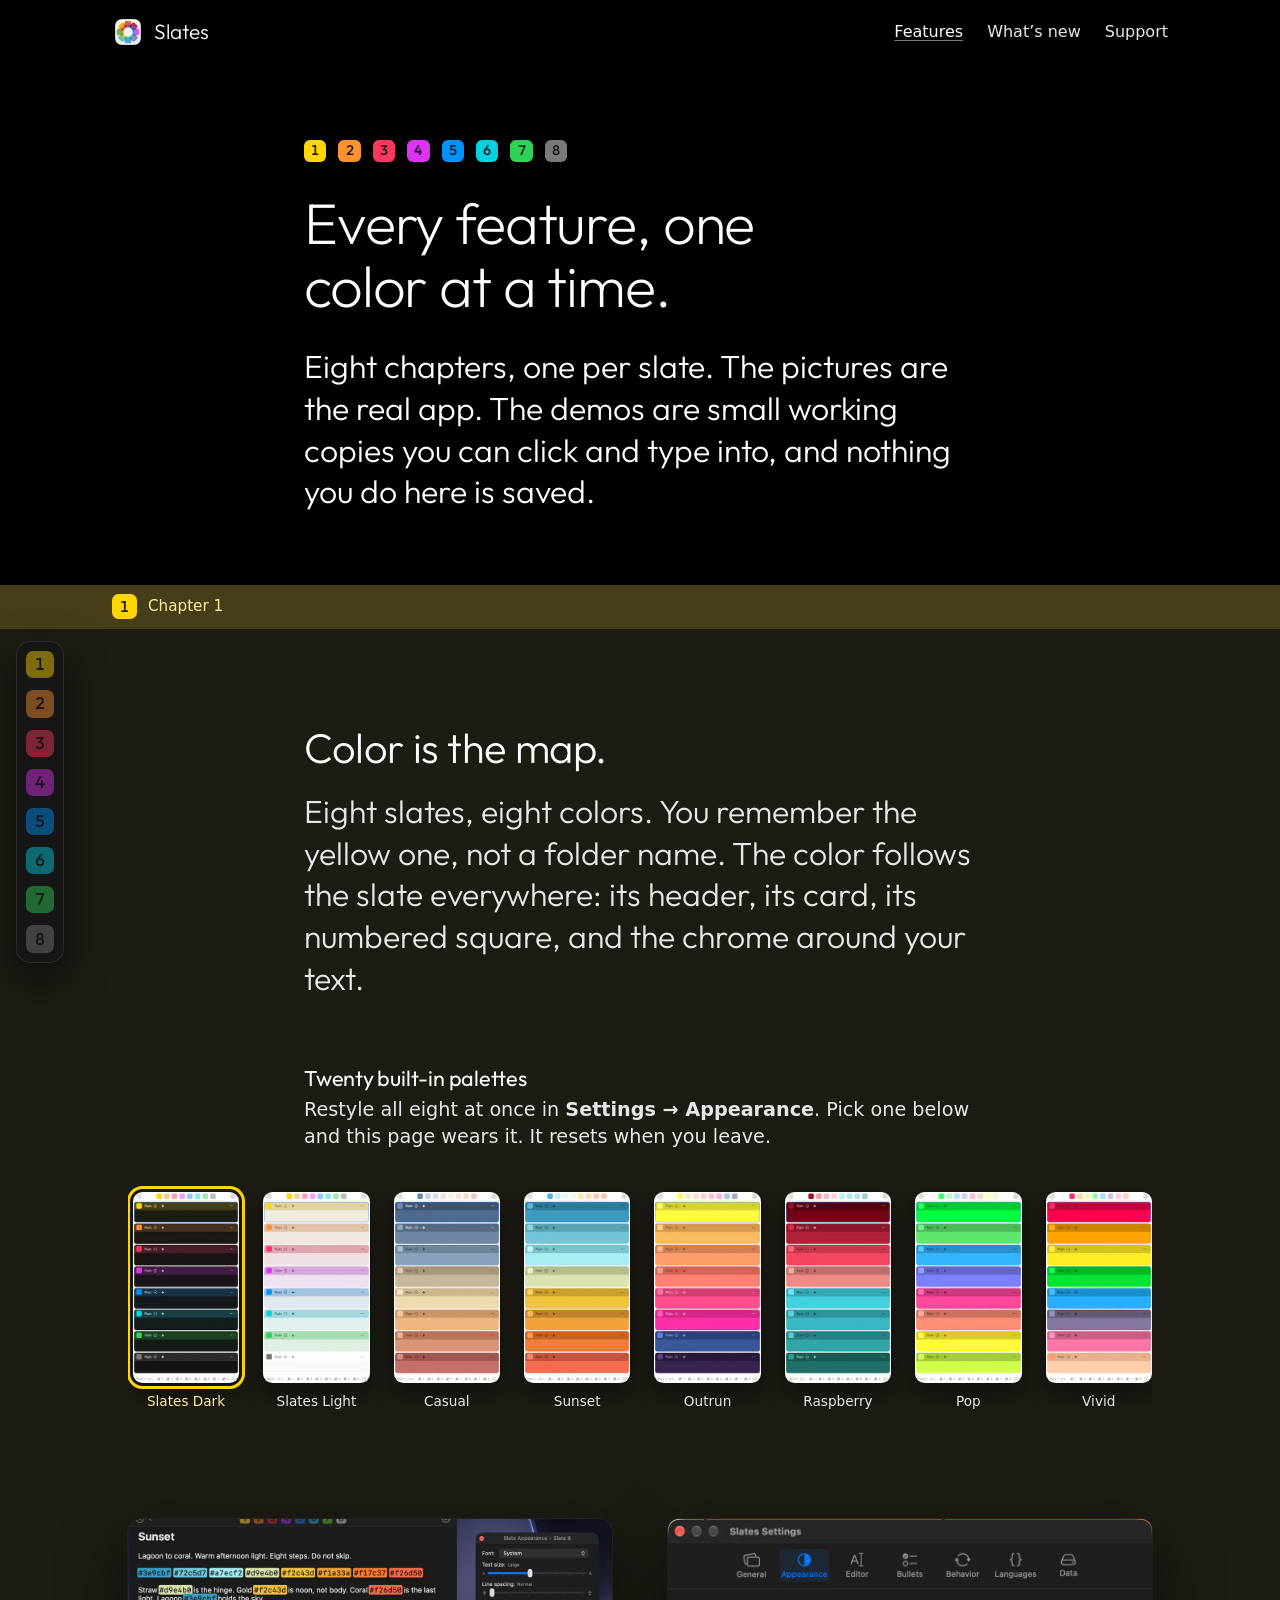
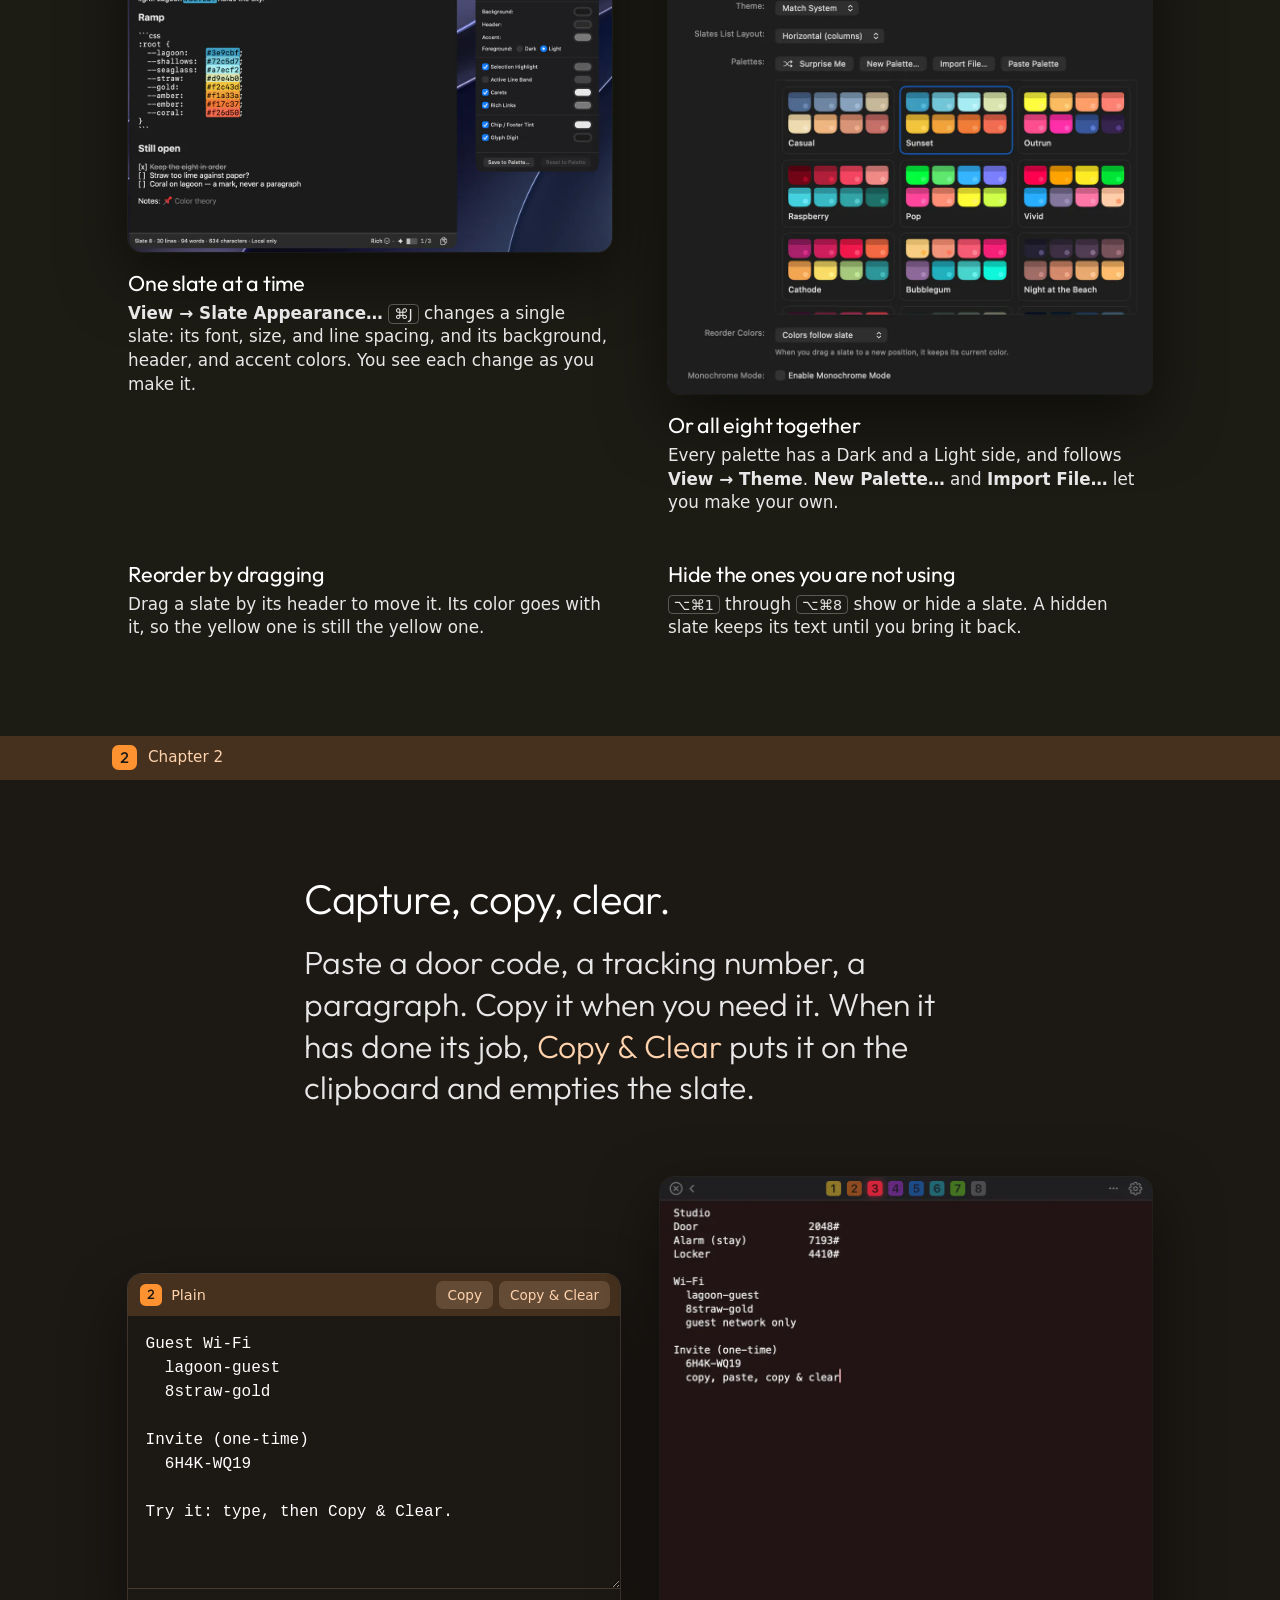
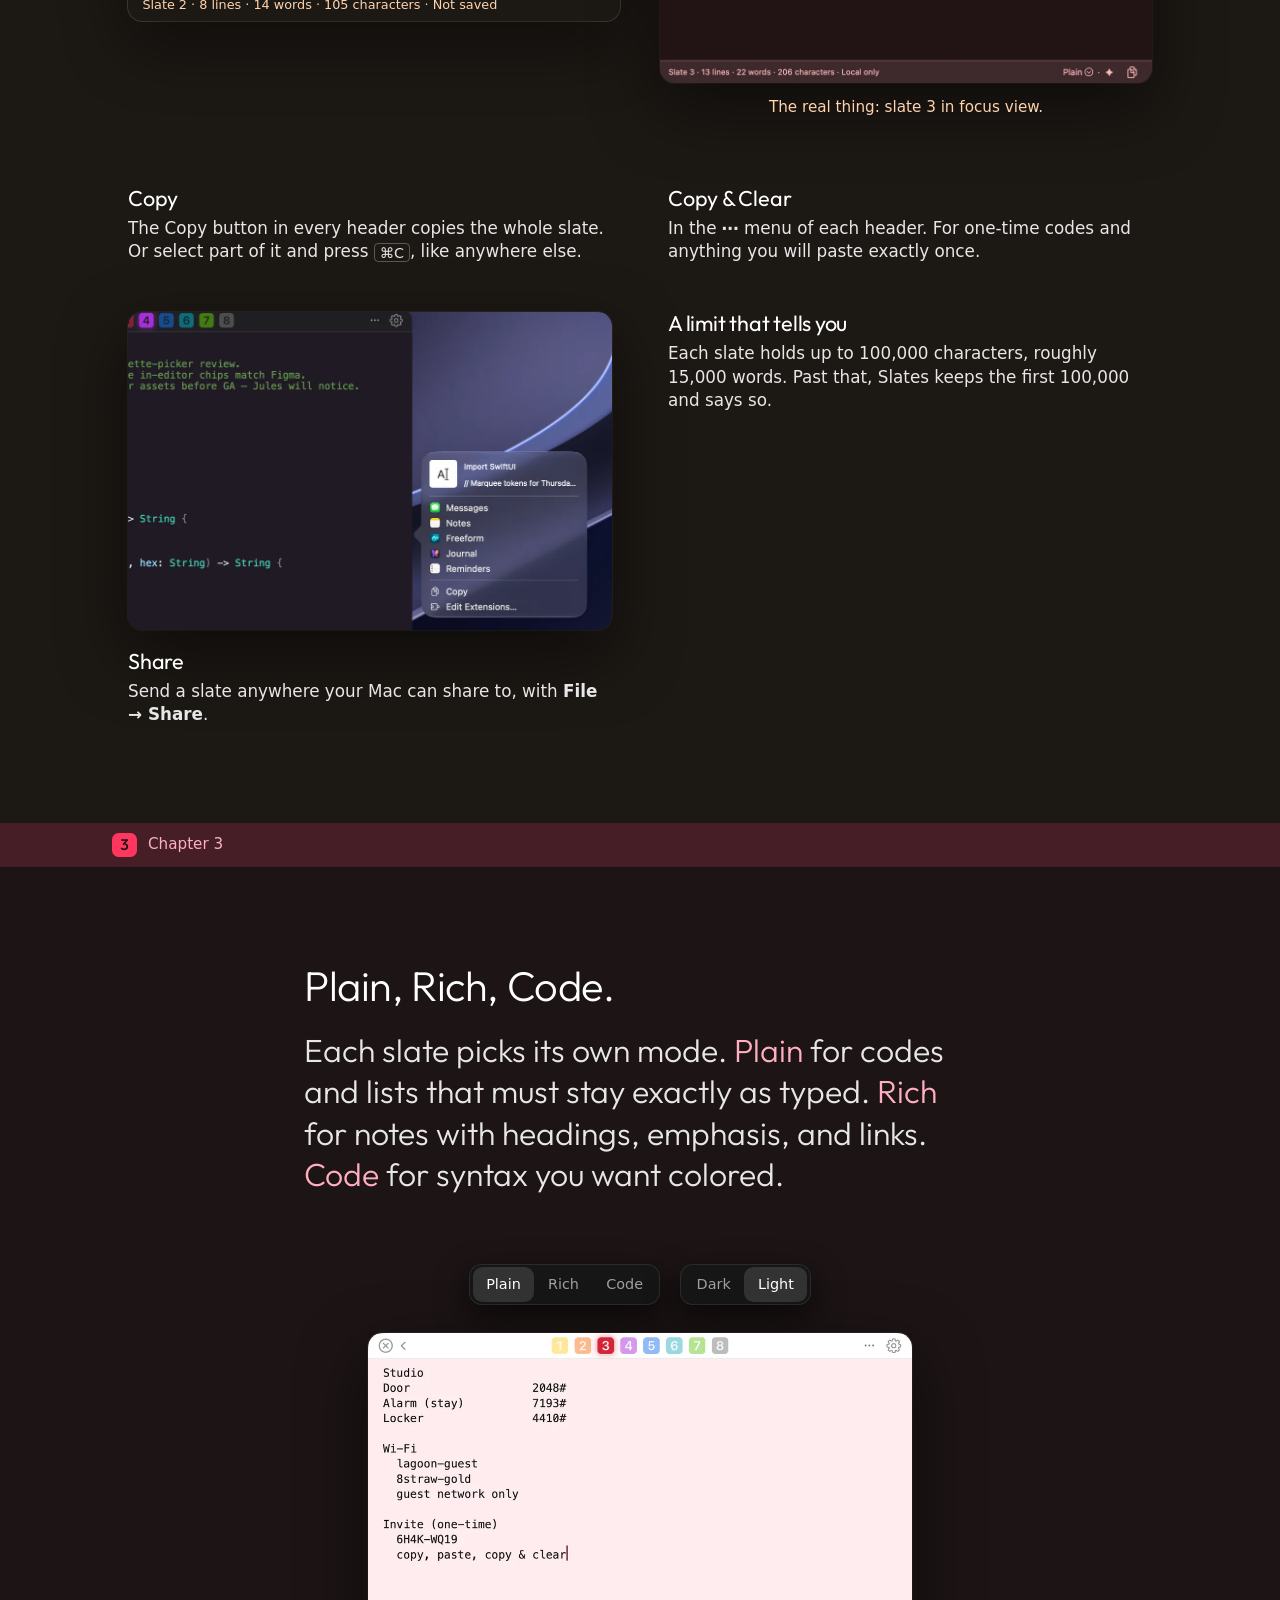
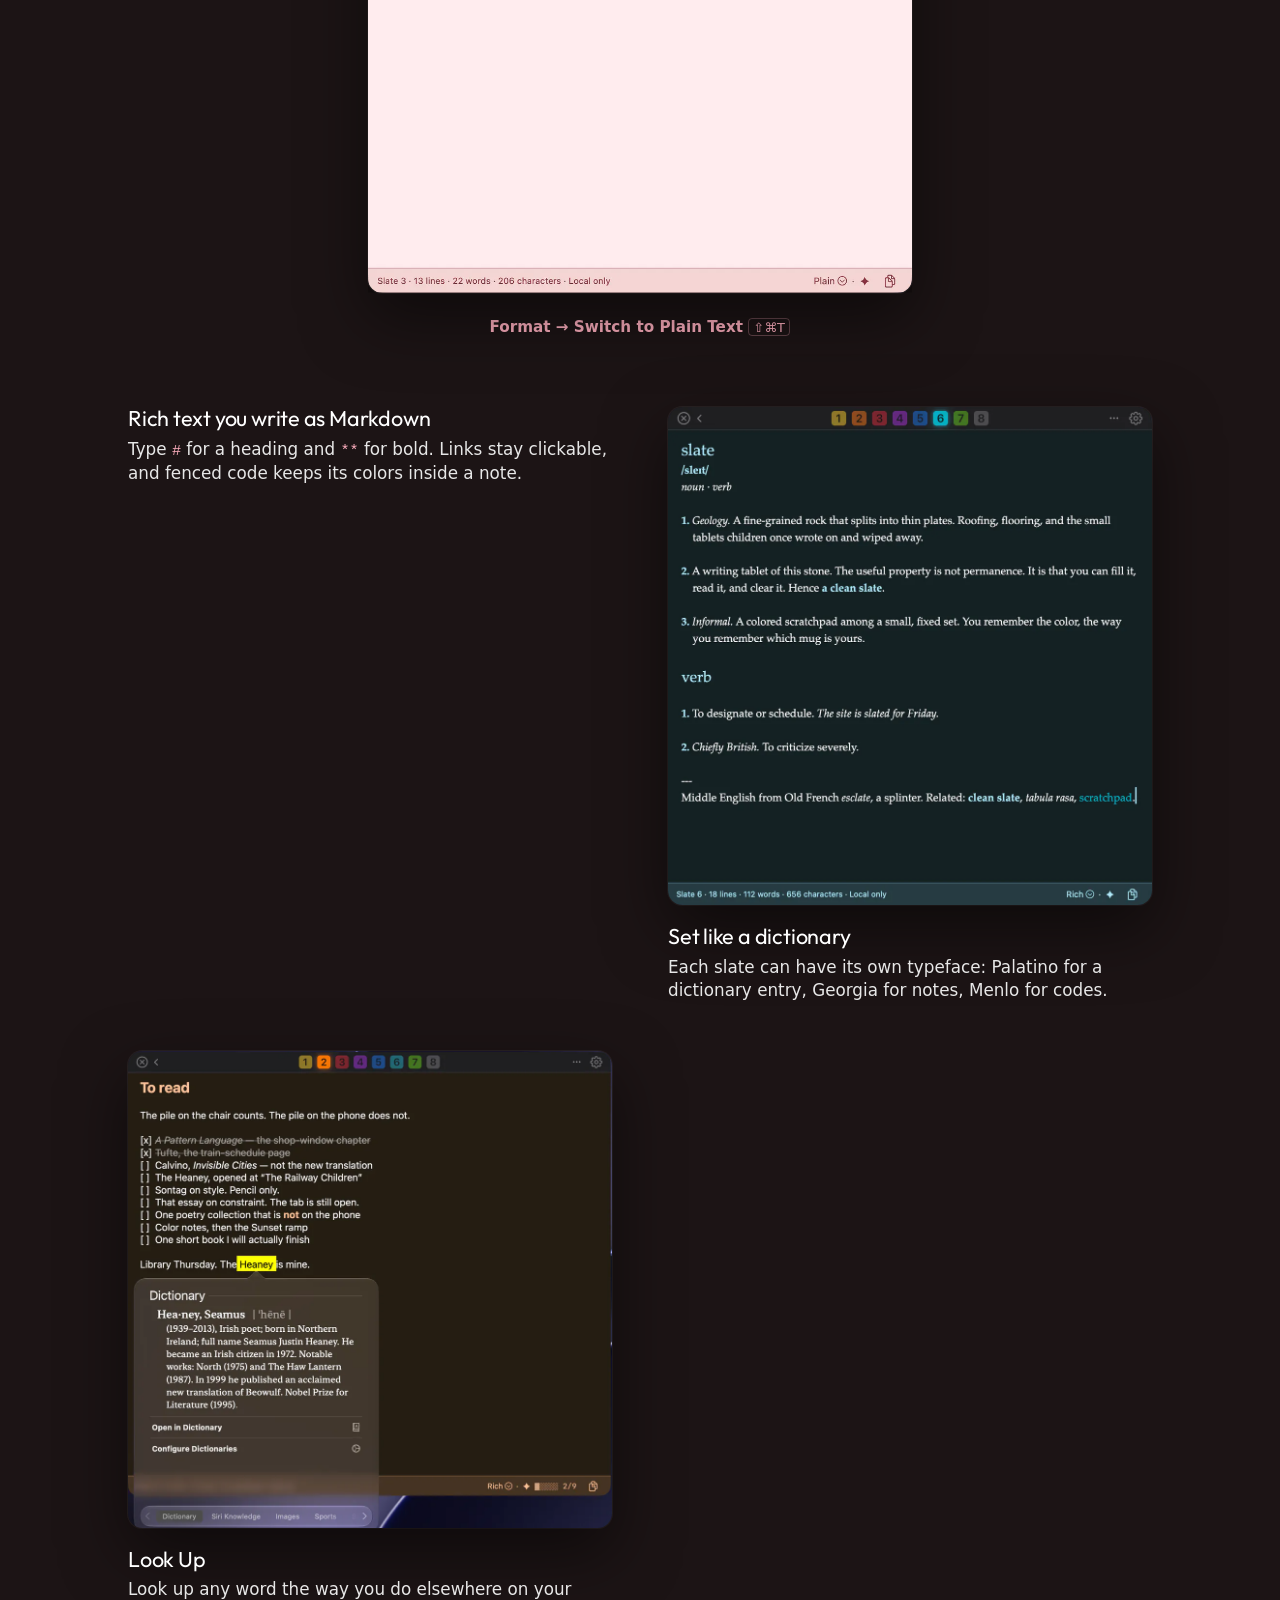
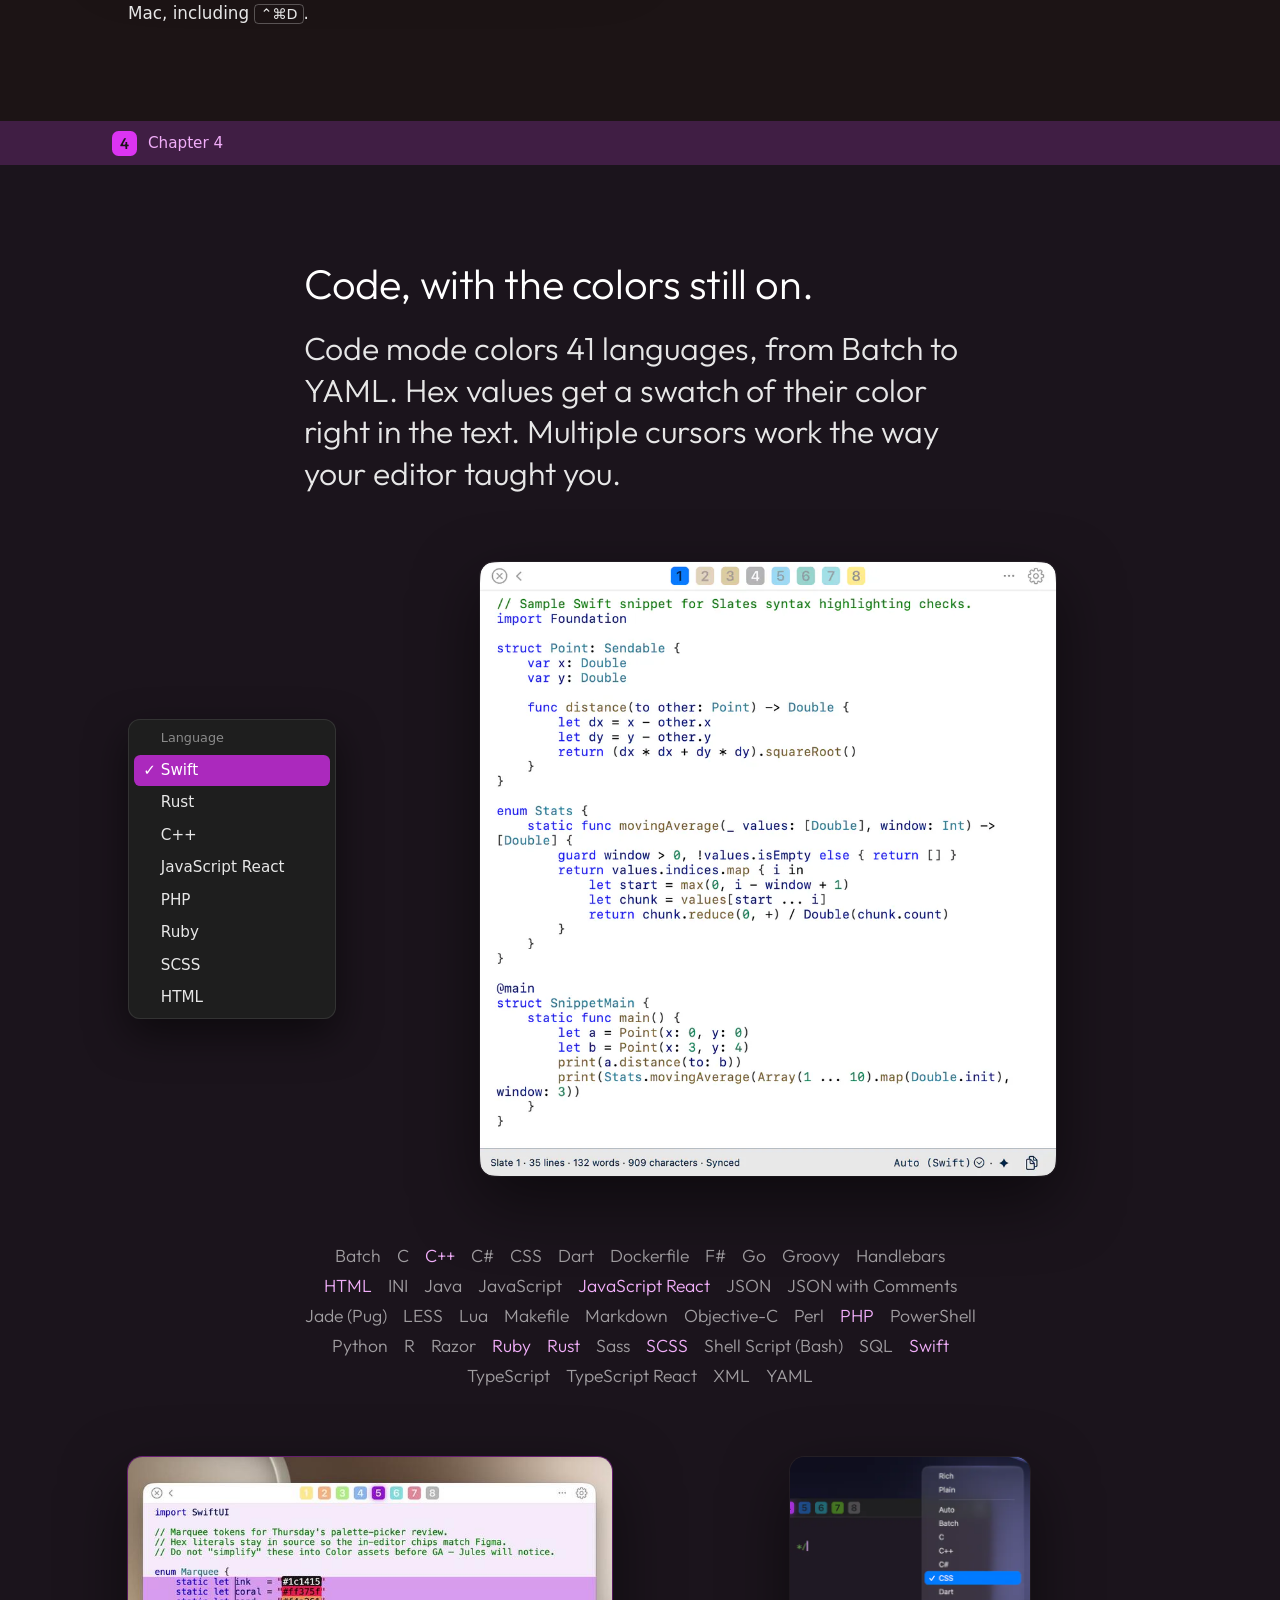
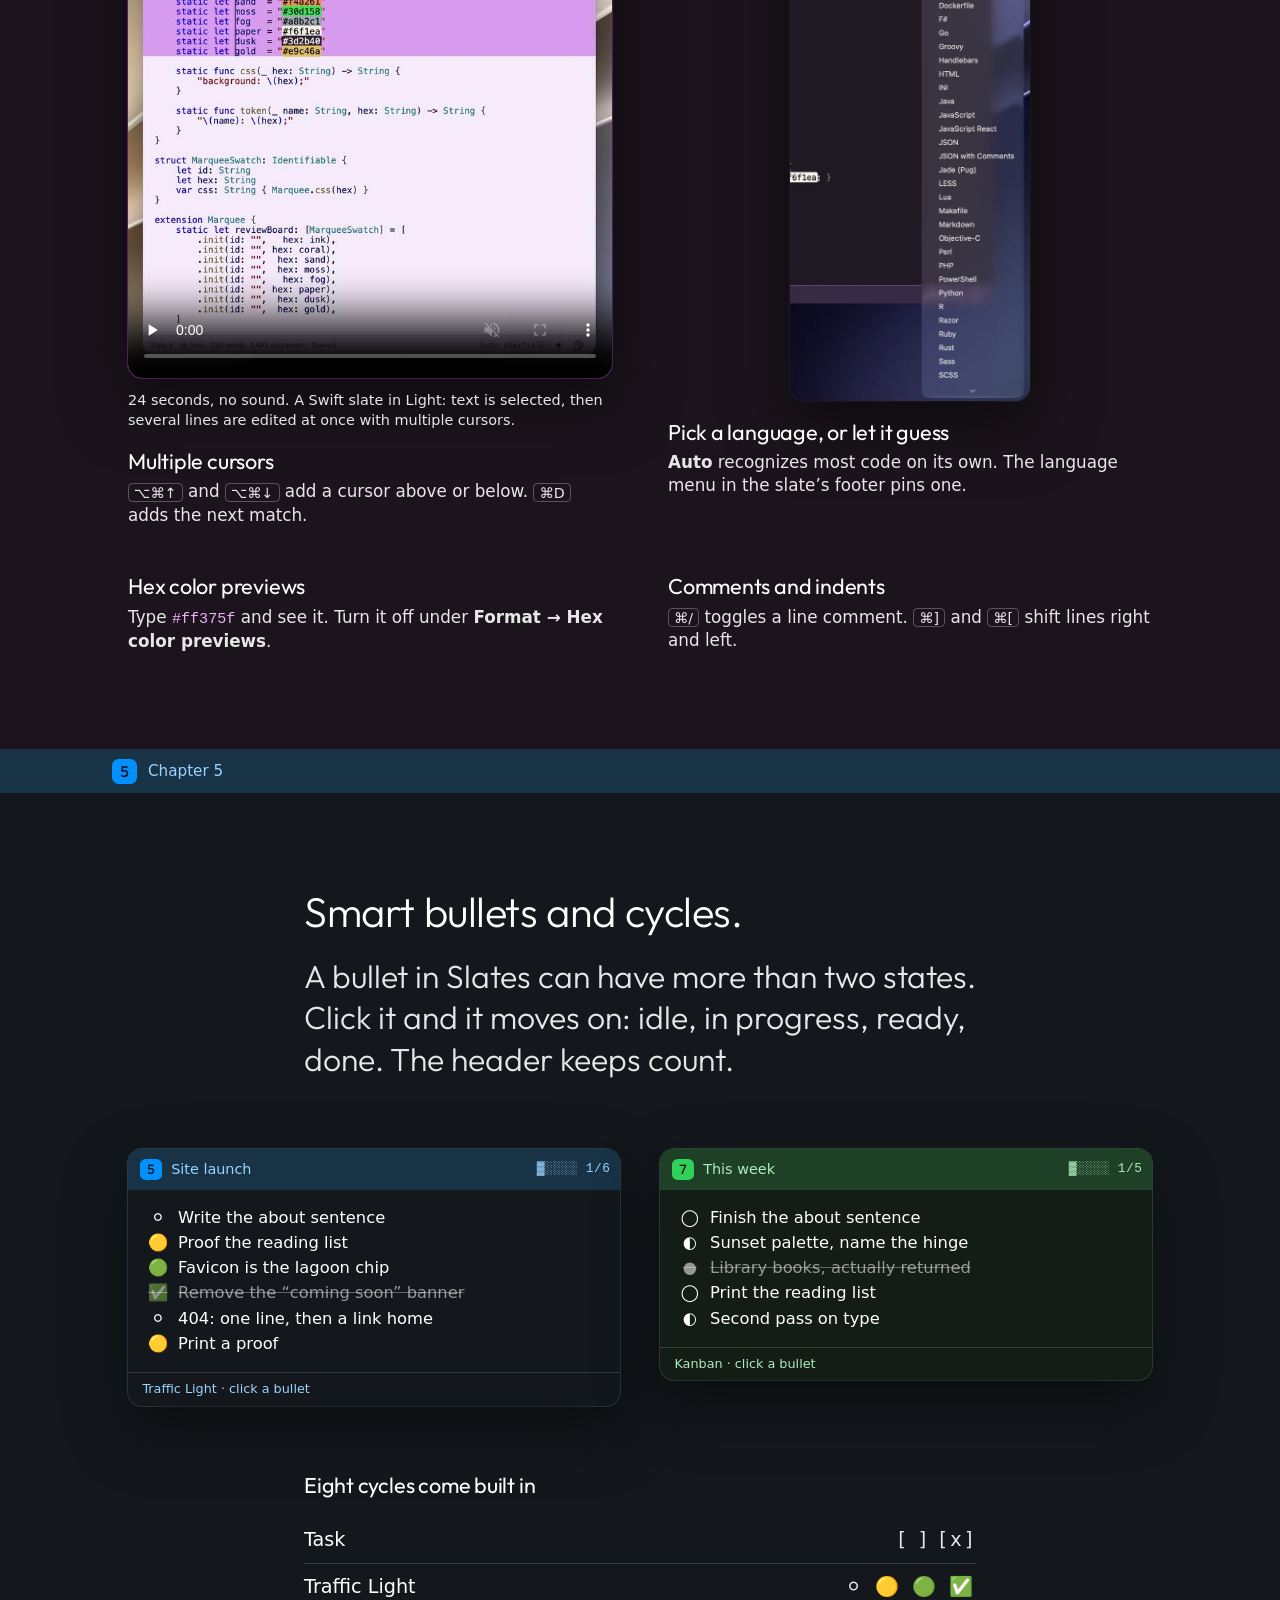
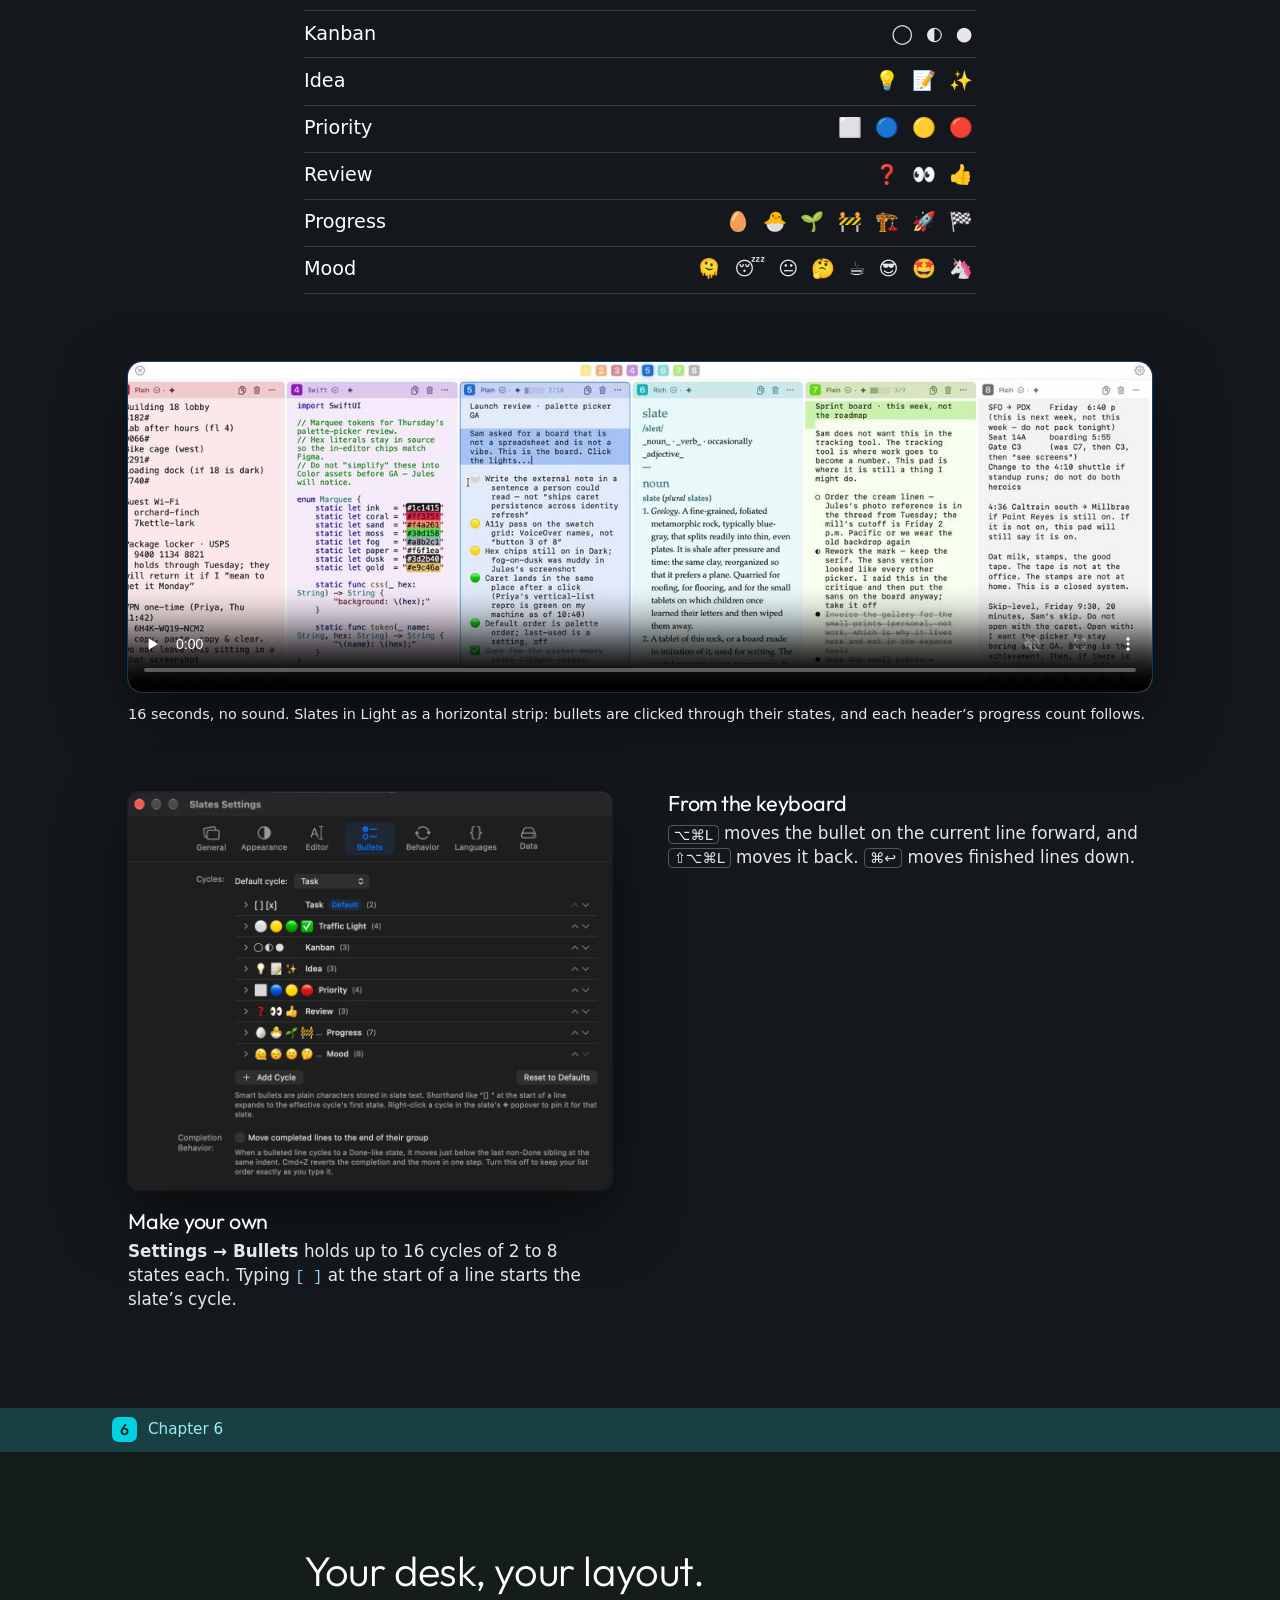
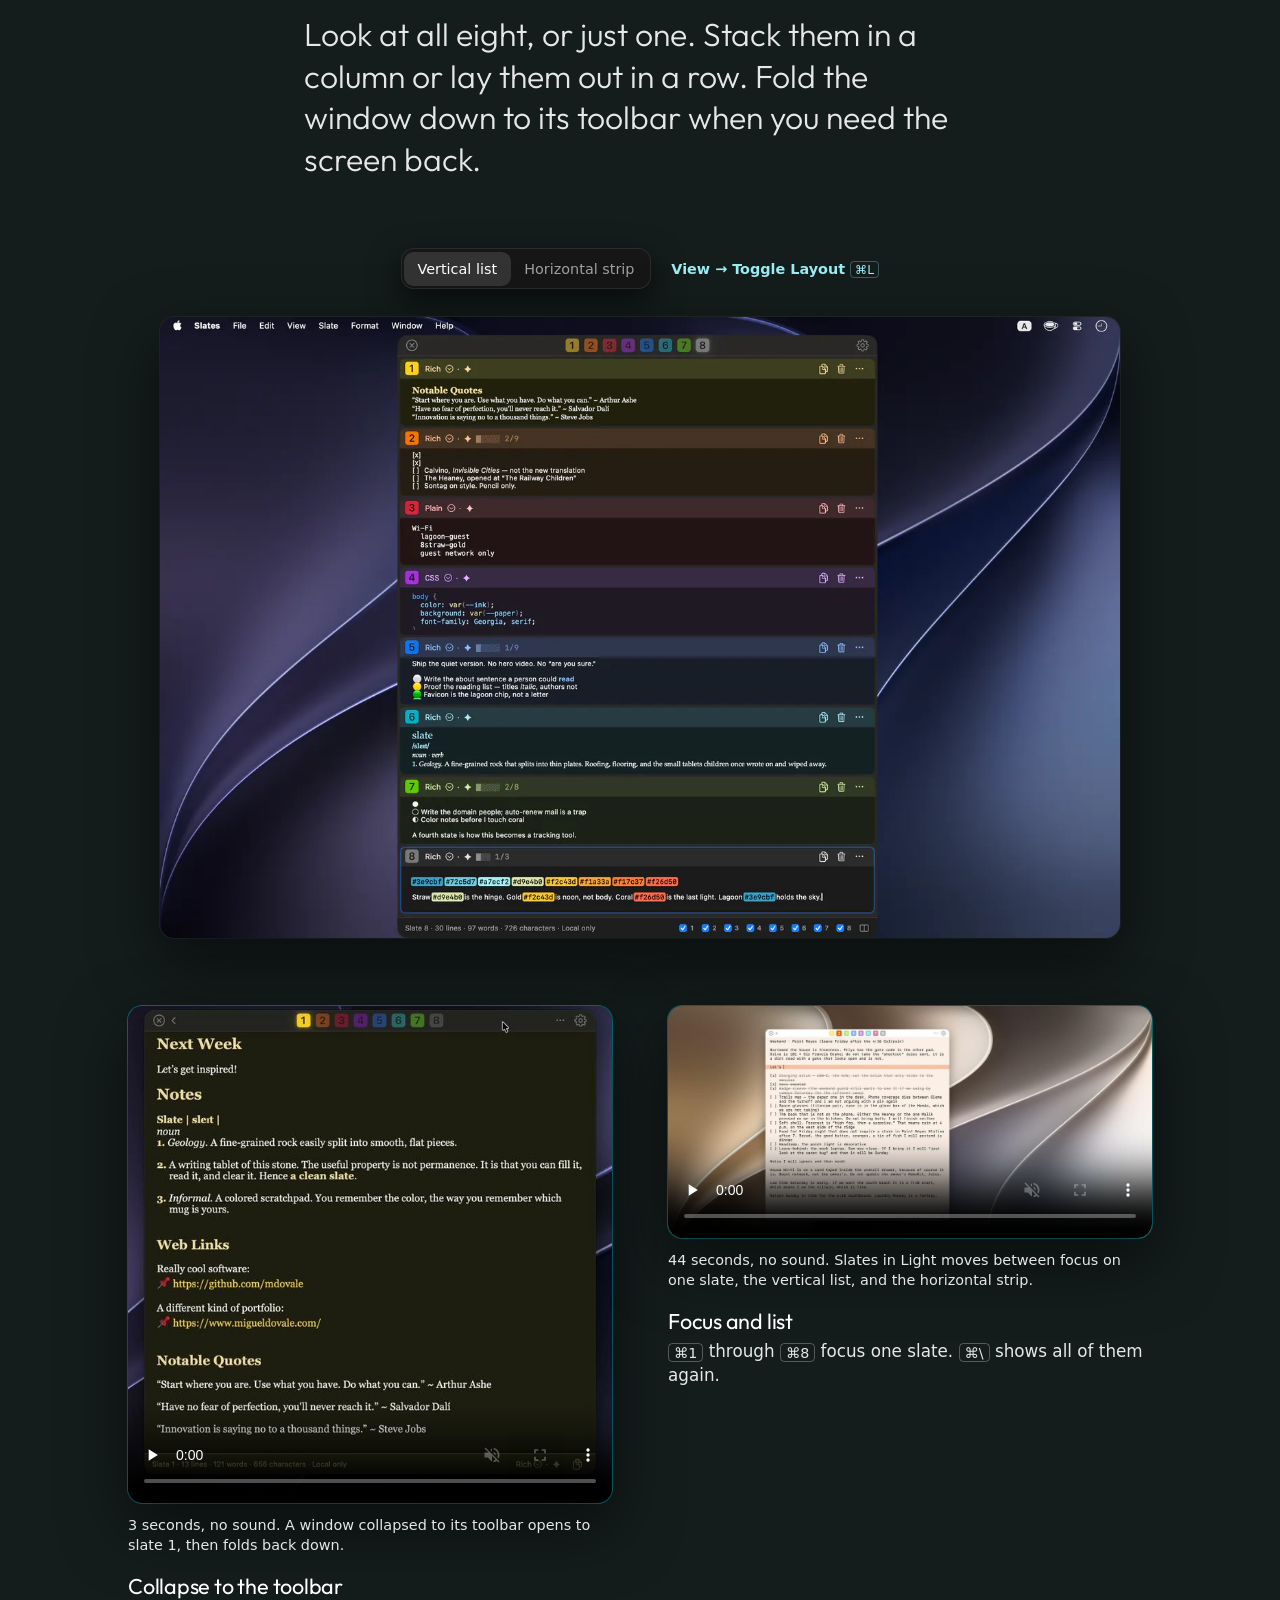
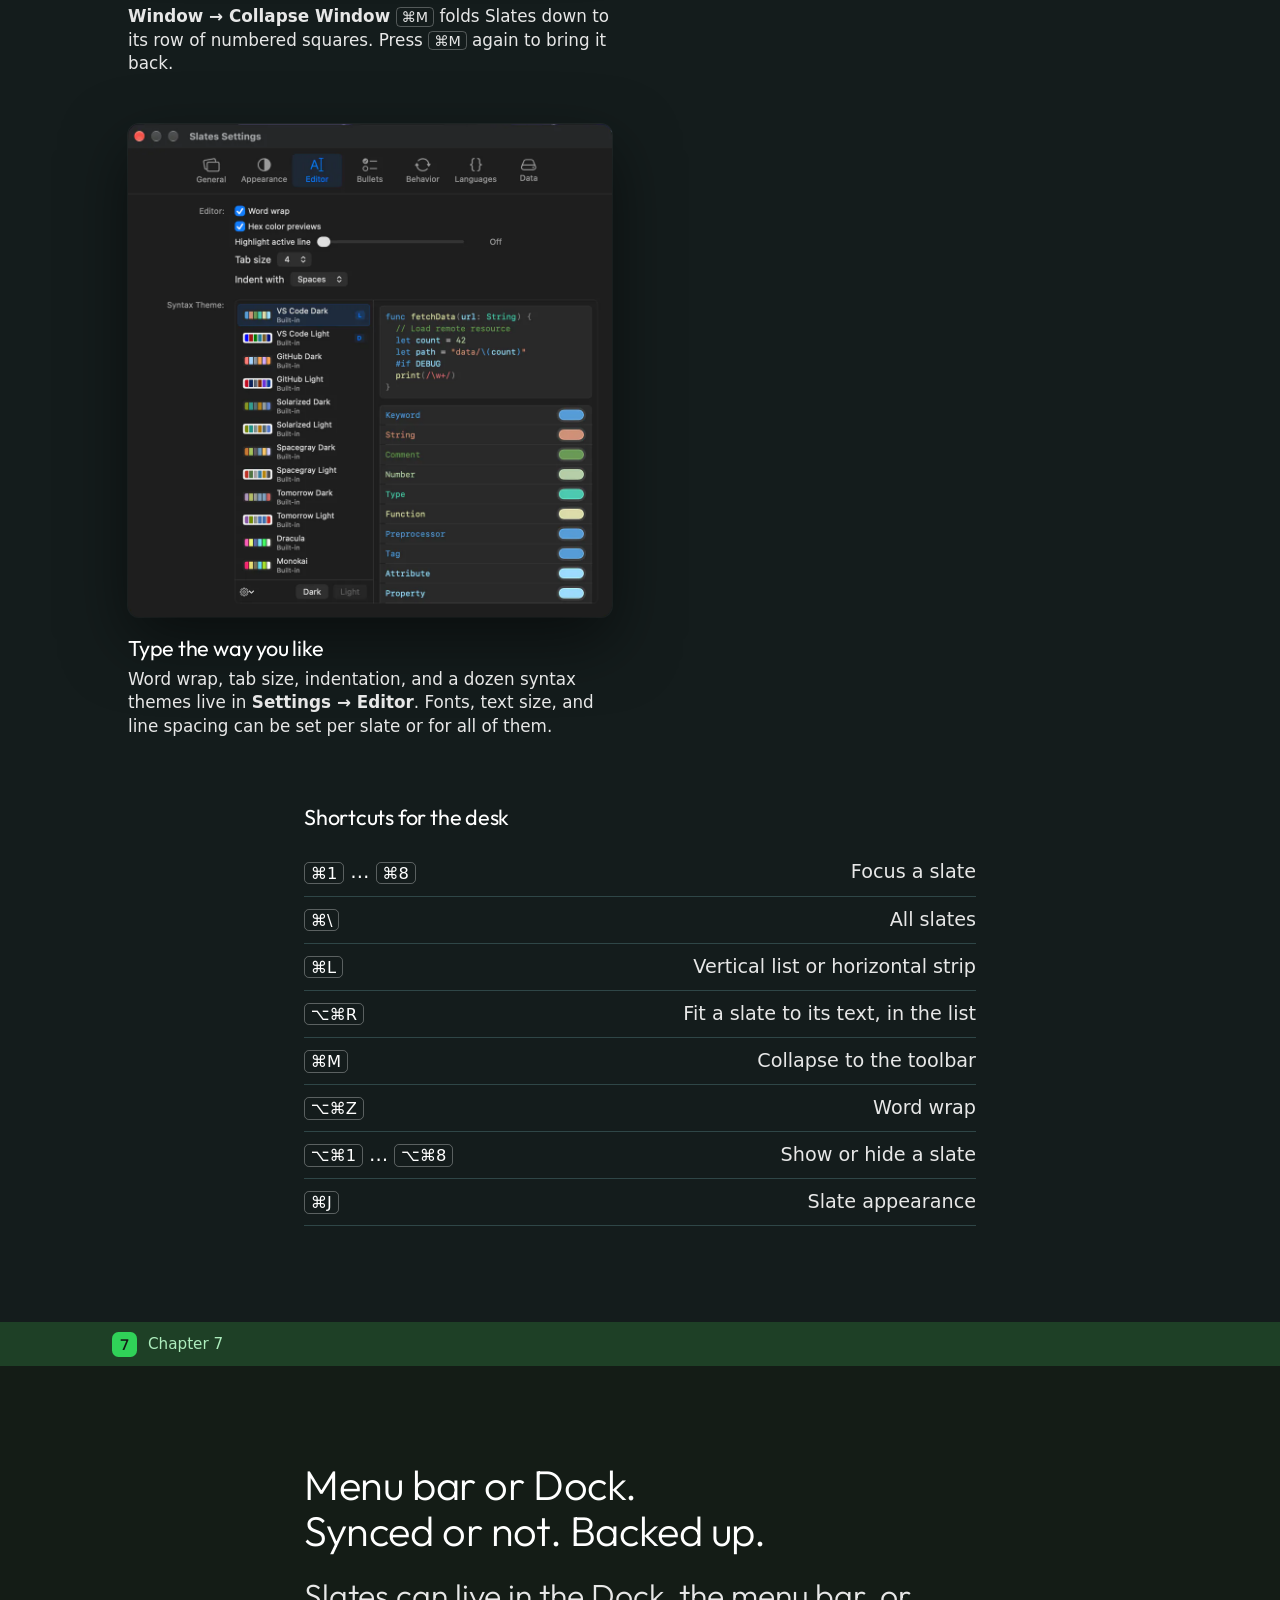
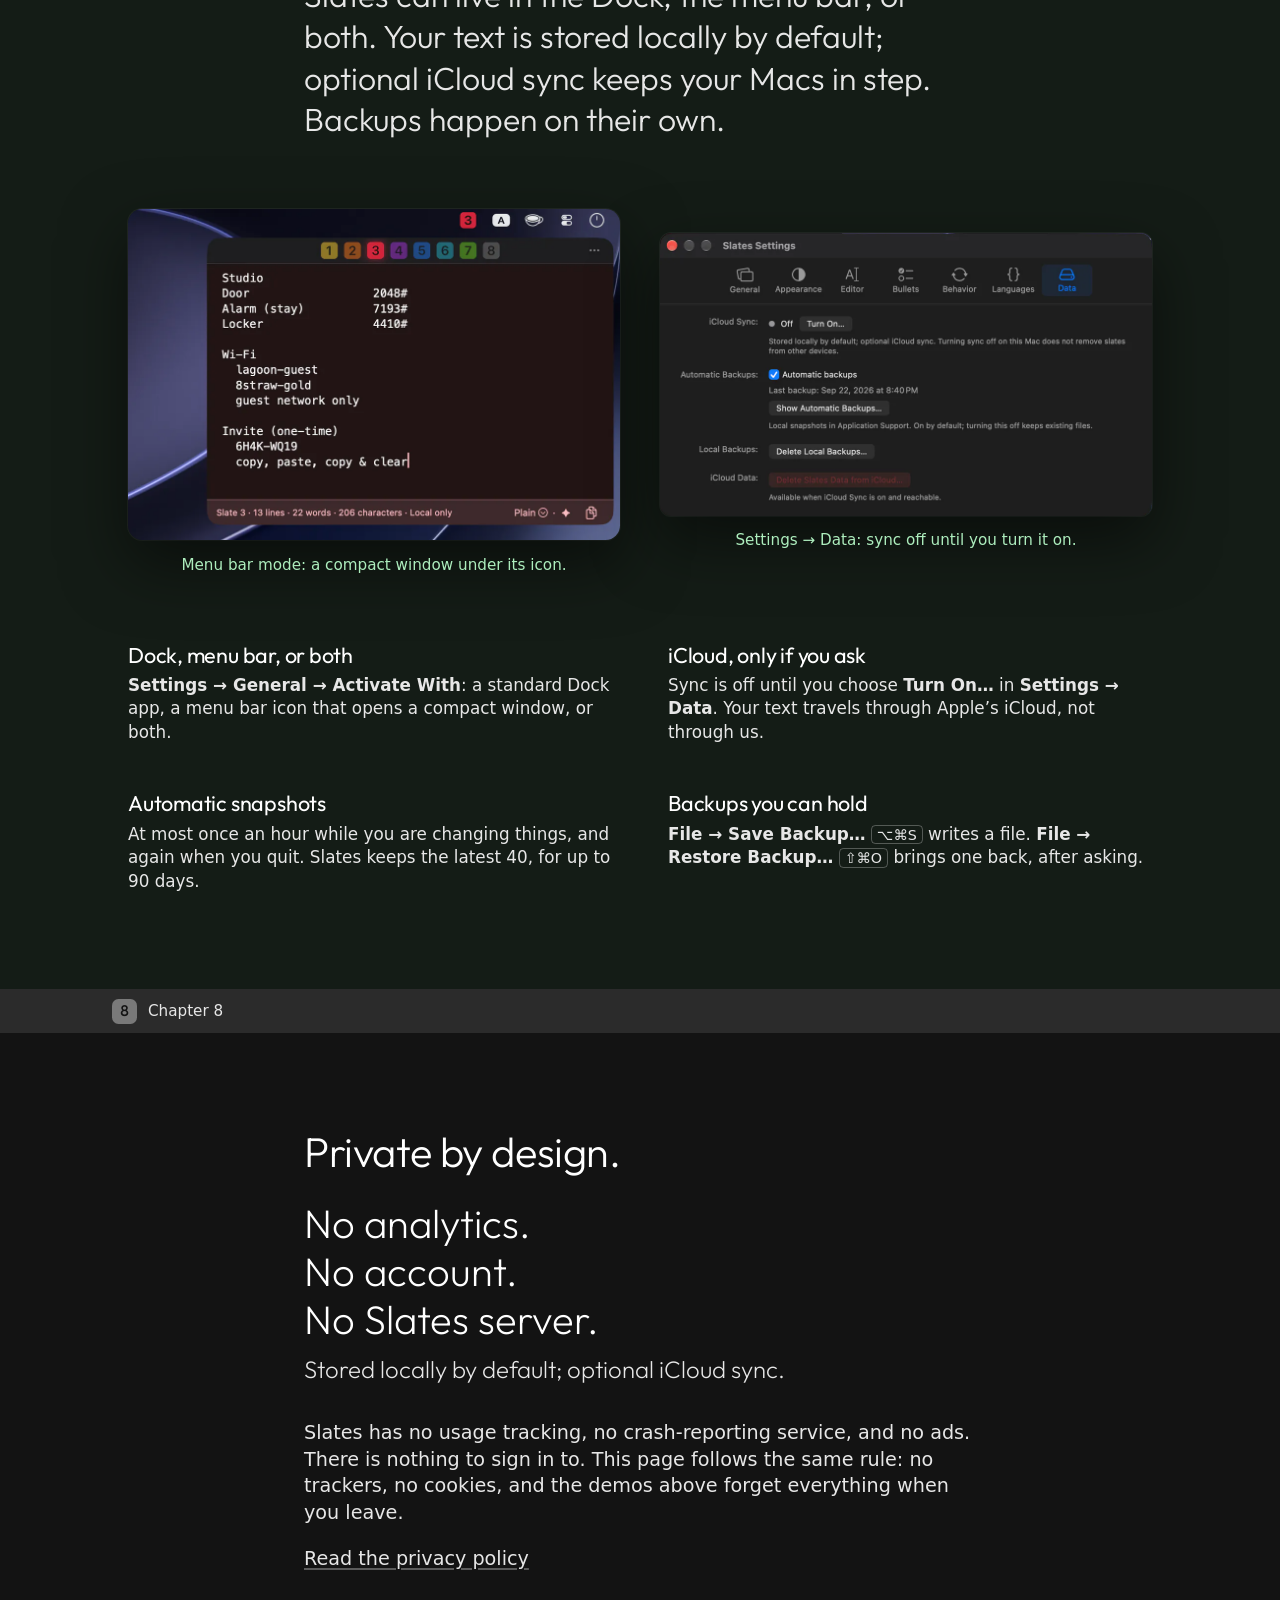
<file: features/index.html>
<!doctype html>
<html lang="en">
<head>
  <meta charset="utf-8">
  <meta name="viewport" content="width=device-width, initial-scale=1">
  <title>Features · Slates</title>
  <meta name="description" content="Every Slates feature, one color at a time: palettes, Copy &amp; Clear, Plain, Rich, and Code, 41 syntax languages, smart bullets, layouts, the menu bar, optional iCloud, and backups.">
  <meta name="theme-color" content="#131313">
  <meta name="color-scheme" content="dark">
  <link rel="canonical" href="https://slates.works/features/">
  <link rel="icon" href="../images/favicon.ico" sizes="any">
  <link rel="icon" href="../images/favicon-32.png" type="image/png" sizes="32x32">
  <link rel="apple-touch-icon" href="../images/apple-touch-icon.png">
  <link rel="preload" href="../fonts/outfit-latin.woff2" as="font" type="font/woff2" crossorigin>
  <link rel="stylesheet" href="../css/tokens.css">
  <link rel="stylesheet" href="../css/site.css">
  <meta property="og:type" content="website">
  <meta property="og:site_name" content="Slates">
  <meta property="og:title" content="Slates Features">
  <meta property="og:description" content="Every feature, one color at a time. Eight color-coded scratchpads for your Mac.">
  <meta property="og:url" content="https://slates.works/features/">
  <meta property="og:image" content="https://slates.works/images/og-features.png">
  <meta property="og:image:width" content="1200">
  <meta property="og:image:height" content="630">
  <meta property="og:image:alt" content="Eight numbered color squares, the word Features, the line Every feature, one color at a time, and four Slates palettes shown as tall strips.">
  <meta name="twitter:card" content="summary_large_image">
  <meta name="twitter:image" content="https://slates.works/images/og-features.png">
  <script src="../js/features.js" defer></script>
</head>
<body>
  <a class="skip" href="#main">Skip to content</a>

  <header class="site-bar">
    <div class="site-bar-inner">
      <a class="brand" href="../"><img src="../images/app-icon-64.png" alt="" width="32" height="32">Slates</a>
      <nav aria-label="Main">
        <ul class="site-nav">
          <li><a href="./" aria-current="page">Features</a></li>
          <li><a href="../history/">What’s new</a></li>
          <li><a href="../support/">Support</a></li>
        </ul>
      </nav>
    </div>
  </header>

  <main id="main">
    <section class="page-title" aria-labelledby="title">
      <div class="measure">
        <ul class="strip" aria-hidden="true">
          <li><span class="dot slot-1">1</span></li>
          <li><span class="dot slot-2">2</span></li>
          <li><span class="dot slot-3">3</span></li>
          <li><span class="dot slot-4">4</span></li>
          <li><span class="dot slot-5">5</span></li>
          <li><span class="dot slot-6">6</span></li>
          <li><span class="dot slot-7">7</span></li>
          <li><span class="dot slot-8">8</span></li>
        </ul>
        <h1 id="title">Every feature, one color at a time.</h1>
        <p class="lead">Eight chapters, one per slate. The pictures are the real app. The demos are small working copies you can click and type into, and nothing you do here is saved.</p>
      </div>
    </section>

    <div class="chapters">
      <nav class="rail" aria-label="Chapters">
        <ol>
          <li><a class="slot-1" href="#color"><span class="dot" aria-hidden="true">1</span><span class="rail-label">Color is the map</span></a></li>
          <li><a class="slot-2" href="#copy"><span class="dot" aria-hidden="true">2</span><span class="rail-label">Capture, copy, clear</span></a></li>
          <li><a class="slot-3" href="#modes"><span class="dot" aria-hidden="true">3</span><span class="rail-label">Plain, Rich, Code</span></a></li>
          <li><a class="slot-4" href="#code"><span class="dot" aria-hidden="true">4</span><span class="rail-label">Code, with the colors still on</span></a></li>
          <li><a class="slot-5" href="#bullets"><span class="dot" aria-hidden="true">5</span><span class="rail-label">Smart bullets and cycles</span></a></li>
          <li><a class="slot-6" href="#layout"><span class="dot" aria-hidden="true">6</span><span class="rail-label">Your desk, your layout</span></a></li>
          <li><a class="slot-7" href="#anywhere"><span class="dot" aria-hidden="true">7</span><span class="rail-label">Menu bar, sync, backups</span></a></li>
          <li><a class="slot-8" href="#private"><span class="dot" aria-hidden="true">8</span><span class="rail-label">Private by design</span></a></li>
        </ol>
      </nav>

      <!-- 1 · Yellow -->
      <section class="band chapter slot-1" id="color" aria-labelledby="color-title">
        <div class="band-head">
          <div class="band-head-inner"><span class="dot" aria-hidden="true">1</span><span>Chapter 1</span></div>
        </div>
        <div class="band-body">
          <div class="measure">
            <h2 id="color-title">Color is the map.</h2>
            <p class="lead">Eight slates, eight colors. You remember the yellow one, not a folder name. The color follows the slate everywhere: its header, its card, its numbered square, and the chrome around your text.</p>
          </div>

          <div class="showcase palettes" role="group" aria-labelledby="palettes-title">
            <div class="measure">
              <h3 id="palettes-title">Twenty built-in palettes</h3>
              <p>Restyle all eight at once in <span class="ui">Settings → Appearance</span>. <span class="js-only">Pick one below and this page wears it. It resets when you leave.</span></p>
            </div>
            <ul class="palette-row">
              <li data-palette="1c1b14,463e18,ffd600,ffee99,1c1b14,l;1c1814,46311e,ff9230,ffd3ad,1c1814,l;1c1415,461e26,ff375f,ffafbf,1c1415,l;1b141c,401e44,db34f2,f1aef9,1b141c,l;14181c,183246,0091ff,99d3ff,14181c,l;141c1c,193f42,00d2e0,99edf3,141c1c,l;141c16,1e4026,30d158,adedbd,141c16,l;131313,2b2b2b,797979,e7e7e7,131313,l">
                <picture>
                  <source type="image/webp" srcset="../images/features/palette-slates-dark.webp">
                  <img src="../images/features/palette-slates-dark.jpg" width="240" height="431" loading="lazy" decoding="async" alt="">
                </picture>
                <span>Slates Dark</span>
              </li>
              <li data-palette="f0ece0,e0d4a3,ffd600,806b00,806b00,d;f0e7e0,e0c2a7,ff9230,804918,804918,d;f0e0e3,e0a7b2,ff375f,801c30,801c30,d;eee0ef,d6a8dc,db34f2,6e1a79,6e1a79,d;e0e8ef,a3c3e0,0091ff,004880,004880,d;e0efef,a3d7db,00d2e0,006970,006970,d;e0efe3,a8dab5,30d158,18682c,18682c,d;f9f9f9,fefefe,797979,7f7f7f,f9f9f9,d">
                <picture>
                  <source type="image/webp" srcset="../images/features/palette-slates-light.webp">
                  <img src="../images/features/palette-slates-light.jpg" width="240" height="431" loading="lazy" decoding="async" alt="">
                </picture>
                <span>Slates Light</span>
              </li>
              <li data-palette="4f6a8f,3d5270,6b8ab5,ffffff,ffffff,l;6f85a3,566a82,8aa3bf,ffffff,ffffff,l;88a2bc,6d8499,a3bad4,2c353d,2c353d,d;c7b89a,a8977c,dcc9ae,433c32,433c32,d;f0dbb0,ccb88f,f5e5c8,524a39,524a39,d;efb680,c99565,f5c99e,503c28,503c28,d;d99477,b6745d,ebb194,492e25,492e25,d;c46f67,9e5650,d89089,3f2220,3f2220,d">
                <picture>
                  <source type="image/webp" srcset="../images/features/palette-casual.webp">
                  <img src="../images/features/palette-casual.jpg" width="240" height="431" loading="lazy" decoding="async" alt="">
                </picture>
                <span>Casual</span>
              </li>
              <li data-palette="3e9cbf,2d7a99,52b8d9,12313d,12313d,d;72c5d7,5aa3b3,8fd4e5,244148,244148,d;a7ecf2,7bc4cc,c5f5fa,314e52,314e52,d;d9e4b0,b5bf8e,eaf0c9,484c39,484c39,d;f2c43d,c9a02f,fcd75a,504013,504013,d;f1a33a,c0822e,f4b85c,4d3412,4d3412,d;f17c37,c5632c,f4975c,4f2812,4f2812,d;f26d50,c25540,f58b72,4e221a,4e221a,d">
                <picture>
                  <source type="image/webp" srcset="../images/features/palette-sunset.webp">
                  <img src="../images/features/palette-sunset.jpg" width="240" height="431" loading="lazy" decoding="async" alt="">
                </picture>
                <span>Sunset</span>
              </li>
              <li data-palette="fffc40,d4d235,fff566,6a691a,6a691a,d;faba61,d4984e,fcd184,6a4c27,6a4c27,d;ff9d69,d47f54,ffb890,6a402a,6a402a,d;ff8172,d46558,ff9d90,6a322c,6a322c,d;ff4e8f,d43e74,ff72a8,ffb8d4,ffb8d4,l;ff2fa9,d42588,ff5abe,ffacde,ffacde,l;3a579a,2a4378,5a7fd4,acbfea,acbfea,l;36244f,281a3a,5c3d8c,ae9ec6,ae9ec6,l">
                <picture>
                  <source type="image/webp" srcset="../images/features/palette-outrun.webp">
                  <img src="../images/features/palette-outrun.jpg" width="240" height="431" loading="lazy" decoding="async" alt="">
                </picture>
                <span>Outrun</span>
              </li>
              <li data-palette="730517,520310,a80824,e5b5bd,e5b5bd,l;b21f3a,8a182d,e02845,f6bec7,f6bec7,l;f44560,c8374d,ff6b82,4c2027,4c2027,d;f08a86,c06e6b,ffa8a5,4c3232,4c3232,d;44d1df,36a8b3,6ee8f5,21464a,21464a,d;38b9c4,2d939c,5ad4e0,1b4043,1b4043,d;32a4a7,288084,57c9cd,1a3c3e,1a3c3e,d;1e7069,185952,2a9e94,bfe2df,bfe2df,l">
                <picture>
                  <source type="image/webp" srcset="../images/features/palette-raspberry.webp">
                  <img src="../images/features/palette-raspberry.jpg" width="240" height="431" loading="lazy" decoding="async" alt="">
                </picture>
                <span>Raspberry</span>
              </li>
              <li data-palette="00ff3f,00cc32,33ff66,005214,005214,d;5ee86e,4bba5a,7cf090,1e4a24,1e4a24,d;35b5ff,2a91cc,5ac7ff,113a52,113a52,d;7b7fff,6266cc,9a9dff,272952,272952,d;ff479c,cc397d,ff6fb5,521732,521732,d;ff8f76,cc725e,ffab98,522e26,522e26,d;fffb38,d4cc2d,fff766,555212,555212,d;cfff4a,a6cc3b,d9ff6b,425218,425218,d">
                <picture>
                  <source type="image/webp" srcset="../images/features/palette-pop.webp">
                  <img src="../images/features/palette-pop.jpg" width="240" height="431" loading="lazy" decoding="async" alt="">
                </picture>
                <span>Pop</span>
              </li>
              <li data-palette="ff004d,c4003d,ff2d6b,4e0018,4e0018,d;ffa300,cc8200,ffb01a,523400,523400,d;ffec27,d4c41f,fff04a,554e0c,554e0c,d;00e536,00b82c,1aff55,004a12,004a12,d;29aeff,1a8fcc,4dc2ff,0a3952,0a3952,d;83769c,625a75,9d91b8,27242f,27242f,d;ff77a8,cc5f86,ff94bf,522636,522636,d;ffcdaa,e8b08f,ff9a6e,5d4639,5d4639,d">
                <picture>
                  <source type="image/webp" srcset="../images/features/palette-vivid.webp">
                  <img src="../images/features/palette-vivid.jpg" width="240" height="431" loading="lazy" decoding="async" alt="">
                </picture>
                <span>Vivid</span>
              </li>
              <li data-palette="a8216b,7a184f,d92d8a,f4c0dc,f4c0dc,l;cf1d5c,a41749,e8427a,f8c6d7,f8c6d7,l;f1184c,c1143d,ff4a72,ffc9d5,ffc9d5,l;f36943,c25436,ff8b6a,4c2a20,4c2a20,d;f4a554,c38443,ffc078,4c3a24,4c3a24,d;f7dc66,c4b051,fff08c,4c482a,4c482a,d;a7c87c,86a063,c4e89a,3b462e,3b462e,d;2e9599,257779,45b9be,c7eaec,c7eaec,l">
                <picture>
                  <source type="image/webp" srcset="../images/features/palette-cathode.webp">
                  <img src="../images/features/palette-cathode.jpg" width="240" height="431" loading="lazy" decoding="async" alt="">
                </picture>
                <span>Cathode</span>
              </li>
              <li data-palette="f8cd82,e0b86d,ffb84a,5a4a2c,5a4a2c,d;f3967d,d97d65,ff7a5e,573228,573228,d;f65b74,d44860,ff8499,551d26,551d26,d;f72078,c91a62,ff4a93,500a27,500a27,d;8c6999,6f5279,ab86ba,2c2130,2c2130,d;23b0bd,1c8c97,3dd4e3,0b383c,0b383c,d;49d4ce,3aa9a4,6ef0ea,174442,174442,d;0df7db,0bc5b0,3ffff0,044f46,044f46,d">
                <picture>
                  <source type="image/webp" srcset="../images/features/palette-bubblegum.webp">
                  <img src="../images/features/palette-bubblegum.jpg" width="240" height="431" loading="lazy" decoding="async" alt="">
                </picture>
                <span>Bubblegum</span>
              </li>
              <li data-palette="262335,1a1824,5a4d7a,cecad7,cecad7,l;3d3044,2a2230,6e5b7d,d4ced8,d4ced8,l;503c52,3a2c3c,8a6a8f,dcd2dd,dcd2dd,l;78545d,5e4148,a4727f,e4d5d9,e4d5d9,l;9f6c66,7f5651,c88a83,3c2927,3c2927,d;d4896a,a86d54,f0a888,483229,483229,d;e9a96e,ba8658,ffc896,4c3c2d,4c3c2d,d;ffbb6c,cc9656,ffd494,4c402c,4c402c,d">
                <picture>
                  <source type="image/webp" srcset="../images/features/palette-night-at-the-beach.webp">
                  <img src="../images/features/palette-night-at-the-beach.jpg" width="240" height="431" loading="lazy" decoding="async" alt="">
                </picture>
                <span>Night at the Beach</span>
              </li>
              <li data-palette="471337,340d28,7a1f5c,d7bcce,d7bcce,l;7c2345,611a36,a82f62,e5c1d0,e5c1d0,l;b13254,8e2843,d44d72,f2cad5,f2cad5,l;e2434f,b4353f,ff6a76,ffd2d6,ffd2d6,l;ff5349,cc423a,ff7f77,4c2624,4c2624,d;ff7249,cc5b3a,ff9470,4c2c22,4c2c22,d;ff9248,cc753a,ffb06e,4c3521,4c3521,d;ffb05a,cc8d48,ffd085,4c3e28,4c3e28,d">
                <picture>
                  <source type="image/webp" srcset="../images/features/palette-spectral.webp">
                  <img src="../images/features/palette-spectral.jpg" width="240" height="431" loading="lazy" decoding="async" alt="">
                </picture>
                <span>Spectral</span>
              </li>
              <li data-palette="202e32,161f22,3d5c64,c5ced0,c5ced0,l;3f504d,2f3c3a,5a726e,ced5d4,ced5d4,l;586c5c,475649,7a9480,d7dfd9,d7dfd9,l;85937a,6a7562,a8b39a,e5e8e1,e5e8e1,l;a9af90,878c73,ccd4b0,3d4035,3d4035,d;c3c39f,9c9c7f,e6e6c2,45453a,45453a,d;dfdcb9,b2b094,f5f2d4,4a4940,4a4940,d;f0ead0,c0bb8f,faf6e8,4b4a46,4b4a46,d">
                <picture>
                  <source type="image/webp" srcset="../images/features/palette-patagonia.webp">
                  <img src="../images/features/palette-patagonia.jpg" width="240" height="431" loading="lazy" decoding="async" alt="">
                </picture>
                <span>Patagonia</span>
              </li>
              <li data-palette="001a32,020d1f,0a3a7a,b6c4d7,b6c4d7,l;001e38,001529,0a5088,b6cadb,b6cadb,l;234465,1a344f,4a7fb8,c9d9ea,c9d9ea,l;4a6d88,3a566b,6f94b5,d4dfe9,d4dfe9,l;8a9ead,6e7e8a,b4c4d4,363b40,363b40,d;c6cdd7,9ea4ac,e8ecf2,464749,464749,d;d5d9e0,aaadb2,f2f4f8,49494a,49494a,d;e5e8ed,b8bac0,fafbfc,4b4b4c,4b4b4c,d">
                <picture>
                  <source type="image/webp" srcset="../images/features/palette-midnight.webp">
                  <img src="../images/features/palette-midnight.jpg" width="240" height="431" loading="lazy" decoding="async" alt="">
                </picture>
                <span>Midnight</span>
              </li>
              <li data-palette="ffffff,e8e8e8,007aff,00254c,00254c,d;f4ead8,e0d4be,c4a574,3b3223,3b3223,d;e7c892,d4b67a,b8943a,372c11,372c11,d;f2f2f3,d8d8da,636366,1e1e1f,f2f2f3,d;bdeefb,9dd8e8,2ab3e8,0d3646,0d3646,d;88d9d0,6bb3ac,1fa89c,09322f,09322f,d;5fa8b8,4d8794,3dbbcd,12383e,12383e,d;000000,1a1a1a,ffd60a,fff3b6,1a1a1a,l">
                <picture>
                  <source type="image/webp" srcset="../images/features/palette-newstand.webp">
                  <img src="../images/features/palette-newstand.jpg" width="240" height="431" loading="lazy" decoding="async" alt="">
                </picture>
                <span>Newstand</span>
              </li>
              <li data-palette="89d1dc,6eb0ba,4db8c9,17373c,17373c,d;f89cfa,c67cc8,ffb8fc,4c374c,4c374c,d;dfa8f6,b387c4,edc0ff,473a4c,473a4c,d;c386f1,9c6bc1,d9a8ff,41324c,41324c,d;d3afbd,a98c97,e8cad4,463d40,463d40,d;f0d689,c0ab6e,f8e6b0,4a4535,4a4535,d;d2e28a,a8b56e,e8f5aa,464a33,464a33,d;aff28b,8cc26f,caff9e,3d4c2f,3d4c2f,d">
                <picture>
                  <source type="image/webp" srcset="../images/features/palette-springfield.webp">
                  <img src="../images/features/palette-springfield.jpg" width="240" height="431" loading="lazy" decoding="async" alt="">
                </picture>
                <span>Springfield</span>
              </li>
              <li data-palette="0f370e,0a2609,2d8c28,c0dcbe,c0dcbe,l;214c1f,1a3c18,3d8c38,c5dcc3,c5dcc3,l;30622f,264e25,4a8f48,c9ddc8,c9ddc8,l;5d8720,4a6c1a,7fb832,d9eac2,d9eac2,l;8bad0d,6f8a0a,b0e618,354507,354507,d;96b40d,78900a,c4e818,3b4607,3b4607,d;9bbc0e,7c960b,c8f020,3c480a,3c480a,d;b8c952,93a141,d4e878,404624,404624,d">
                <picture>
                  <source type="image/webp" srcset="../images/features/palette-forest.webp">
                  <img src="../images/features/palette-forest.jpg" width="240" height="431" loading="lazy" decoding="async" alt="">
                </picture>
                <span>Forest</span>
              </li>
              <li data-palette="4b3a2f,3d2f26,8b5a3c,dccec4,dccec4,l;7a5c3e,624a32,a67b52,e4d7cb,e4d7cb,l;a67c52,856342,cc9d6b,f0e2d3,f0e2d3,l;c2a36b,9b8256,e0bf8a,f6ecdc,f6ecdc,l;d8c08c,ad9a70,f0d9aa,faf4e6,ad9a70,d;8b6f47,6f5939,b89262,eaded0,eaded0,l;6f7f4b,59663c,9aaf6a,e1e7d2,e1e7d2,l;b55239,91422e,dc6848,f4d2c8,f4d2c8,l">
                <picture>
                  <source type="image/webp" srcset="../images/features/palette-earth.webp">
                  <img src="../images/features/palette-earth.jpg" width="240" height="431" loading="lazy" decoding="async" alt="">
                </picture>
                <span>Earth</span>
              </li>
              <li data-palette="152433,080f1a,1e5a8c,bccedc,bccedc,l;144d6b,0f3d56,2a8cc4,bfdced,bfdced,l;1f7a8c,196170,42b8cc,c6eaf0,c6eaf0,l;3fbac2,32959b,6de8f0,214648,214648,d;7fd8d8,66adad,a8f0f0,324848,324848,d;a6dff2,85b3c2,c8f0ff,3c484c,3c484c,d;2d5f9a,244c7b,4a8fe0,c9ddf6,c9ddf6,l;e6f4f7,b8c3c6,7ec8e0,263c43,263c43,d">
                <picture>
                  <source type="image/webp" srcset="../images/features/palette-ocean.webp">
                  <img src="../images/features/palette-ocean.jpg" width="240" height="431" loading="lazy" decoding="async" alt="">
                </picture>
                <span>Ocean</span>
              </li>
              <li data-palette="1a1a1a,0a0a0a,a8a8a8,ffffff,000000,l;2a2a2a,1f1f1f,919191,ffffff,000000,l;444444,333333,828282,ffffff,000000,l;5e5e5e,4a4a4a,767676,ffffff,000000,l;787878,787878,787878,000000,ffffff,d;949494,767676,585858,000000,ffffff,d;b7b7b7,929292,484848,000000,ffffff,d;e6e6e6,b8b8b8,3a3a3a,000000,ffffff,d">
                <picture>
                  <source type="image/webp" srcset="../images/features/palette-gray-tones.webp">
                  <img src="../images/features/palette-gray-tones.jpg" width="240" height="431" loading="lazy" decoding="async" alt="">
                </picture>
                <span>Gray Tones</span>
              </li>
            </ul>
          </div>

          <ul class="subs">
            <li>
              <picture class="win-shot">
                <source type="image/webp" srcset="../images/features/appearance-panel.webp">
                <img src="../images/features/appearance-panel.jpg" width="1200" height="826" loading="lazy" decoding="async" alt="The Slate Appearance panel open beside slate 8, Sunset: font, text size, and line spacing controls above background, header, and accent color wells, with toggles for selection highlight, caret, and rich links.">
              </picture>
              <h3>One slate at a time</h3>
              <p><span class="ui">View → Slate Appearance…</span> <kbd><span aria-hidden="true">⌘J</span><span class="visually-hidden">Command-J</span></kbd> changes a single slate: its font, size, and line spacing, and its background, header, and accent colors. You see each change as you make it.</p>
            </li>
            <li>
              <picture class="panel-shot">
                <source type="image/webp" srcset="../images/features/settings-appearance.webp">
                <img src="../images/features/settings-appearance.jpg" width="1000" height="982" loading="lazy" decoding="async" alt="Slates Settings, Appearance pane: Theme set to Match System, the list layout, and a grid of palette previews including Casual, Sunset, Outrun, Raspberry, Pop, and Vivid.">
              </picture>
              <h3>Or all eight together</h3>
              <p>Every palette has a Dark and a Light side, and follows <span class="ui">View → Theme</span>. <span class="ui">New Palette…</span> and <span class="ui">Import File…</span> let you make your own.</p>
            </li>
            <li>
              <h3>Reorder by dragging</h3>
              <p>Drag a slate by its header to move it. Its color goes with it, so the yellow one is still the yellow one.</p>
            </li>
            <li>
              <h3>Hide the ones you are not using</h3>
              <p><kbd><span aria-hidden="true">⌥⌘1</span><span class="visually-hidden">Option-Command-1</span></kbd> through <kbd><span aria-hidden="true">⌥⌘8</span><span class="visually-hidden">Option-Command-8</span></kbd> show or hide a slate. A hidden slate keeps its text until you bring it back.</p>
            </li>
          </ul>
        </div>
      </section>

      <!-- 2 · Orange -->
      <section class="band chapter slot-2" id="copy" aria-labelledby="copy-title">
        <div class="band-head">
          <div class="band-head-inner"><span class="dot" aria-hidden="true">2</span><span>Chapter 2</span></div>
        </div>
        <div class="band-body">
          <div class="measure">
            <h2 id="copy-title">Capture, copy, clear.</h2>
            <p class="lead">Paste a door code, a tracking number, a paragraph. Copy it when you need it. When it has done its job, <em>Copy &amp; Clear</em> puts it on the clipboard and empties the slate.</p>
          </div>

          <div class="showcase pair">
            <div class="mini-slate slot-2" data-mini>
              <div class="mini-head">
                <span class="dot" aria-hidden="true">2</span>
                <span class="mini-mode">Plain</span>
                <span class="mini-actions" hidden>
                  <button type="button" data-copy>Copy</button>
                  <button type="button" data-copy-clear>Copy &amp; Clear</button>
                </span>
              </div>
              <label class="visually-hidden" for="mini-text">A slate you can type in. Nothing is saved.</label>
              <textarea id="mini-text" rows="10" spellcheck="false" autocomplete="off">Guest Wi-Fi
  lagoon-guest
  8straw-gold

Invite (one-time)
  6H4K-WQ19

Try it: type, then Copy &amp; Clear.</textarea>
              <p class="mini-foot"><span data-count>Slate 2</span> · Not saved <span class="mini-status" role="status"></span></p>
            </div>
            <figure class="pair-shot">
              <picture class="win-shot">
                <source type="image/webp" srcset="../images/features/win-dark-3.webp">
                <img src="../images/features/win-dark-3.jpg" width="1000" height="1029" loading="lazy" decoding="async" alt="Slate 3 in focus view, Plain mode, on deep red: studio door and alarm codes, a guest Wi-Fi network, and a one-time invite code.">
              </picture>
              <figcaption>The real thing: slate 3 in focus view.</figcaption>
            </figure>
          </div>

          <ul class="subs">
            <li>
              <h3>Copy</h3>
              <p>The Copy button in every header copies the whole slate. Or select part of it and press <kbd><span aria-hidden="true">⌘C</span><span class="visually-hidden">Command-C</span></kbd>, like anywhere else.</p>
            </li>
            <li>
              <h3>Copy &amp; Clear</h3>
              <p>In the <span class="ui">⋯</span> menu of each header. For one-time codes and anything you will paste exactly once.</p>
            </li>
            <li>
              <picture class="win-shot">
                <source type="image/webp" srcset="../images/features/share.webp">
                <img src="../images/features/share.jpg" width="1000" height="657" loading="lazy" decoding="async" alt="A slate of Swift code with the macOS share menu open beside it, offering Messages, Notes, Freeform, Journal, Reminders, and Copy.">
              </picture>
              <h3>Share</h3>
              <p>Send a slate anywhere your Mac can share to, with <span class="ui">File → Share</span>.</p>
            </li>
            <li>
              <h3>A limit that tells you</h3>
              <p>Each slate holds up to 100,000 characters, roughly 15,000 words. Past that, Slates keeps the first 100,000 and says so.</p>
            </li>
          </ul>
        </div>
      </section>

      <!-- 3 · Pink -->
      <section class="band chapter slot-3" id="modes" aria-labelledby="modes-title">
        <div class="band-head">
          <div class="band-head-inner"><span class="dot" aria-hidden="true">3</span><span>Chapter 3</span></div>
        </div>
        <div class="band-body">
          <div class="measure">
            <h2 id="modes-title">Plain, Rich, Code.</h2>
            <p class="lead">Each slate picks its own mode. <em>Plain</em> for codes and lists that must stay exactly as typed. <em>Rich</em> for notes with headings, emphasis, and links. <em>Code</em> for syntax you want colored.</p>
          </div>

          <div class="showcase modes">
            <div class="demo-bar">
              <fieldset class="seg">
                <legend class="visually-hidden">Mode</legend>
                <input type="radio" name="mode" id="mode-plain" checked autocomplete="off">
                <label for="mode-plain">Plain</label>
                <input type="radio" name="mode" id="mode-rich" autocomplete="off">
                <label for="mode-rich">Rich</label>
                <input type="radio" name="mode" id="mode-code" autocomplete="off">
                <label for="mode-code">Code</label>
              </fieldset>
              <fieldset class="seg look">
                <legend class="visually-hidden">Appearance</legend>
                <input type="radio" name="mode-look" id="mode-dark" autocomplete="off">
                <label for="mode-dark">Dark</label>
                <input type="radio" name="mode-look" id="mode-light" autocomplete="off">
                <label for="mode-light">Light</label>
              </fieldset>
            </div>
            <div class="mode-stage">
              <div class="mode-layer mode-layer-dark">
                <picture class="m m-plain">
                  <source type="image/webp" srcset="../images/features/win-dark-3.webp">
                  <img src="../images/features/win-dark-3.jpg" width="1000" height="1029" loading="lazy" decoding="async" alt="Plain mode: slate 3’s studio codes in Menlo, exactly as typed.">
                </picture>
                <picture class="m m-rich">
                  <source type="image/webp" srcset="../images/features/win-dark-1.webp">
                  <img src="../images/features/win-dark-1.jpg" width="1000" height="1029" loading="lazy" decoding="async" alt="Rich mode: slate 1, Next Week, in Georgia, with bold headings, a dictionary-style note, clickable links, and quotes.">
                </picture>
                <picture class="m m-code">
                  <source type="image/webp" srcset="../images/features/win-dark-4.webp">
                  <img src="../images/features/win-dark-4.jpg" width="1000" height="1029" loading="lazy" decoding="async" alt="Code mode: slate 4’s CSS, syntax-colored, with a swatch beside each hex value.">
                </picture>
              </div>
              <div class="mode-layer mode-layer-light">
                <picture class="m m-plain">
                  <source type="image/webp" srcset="../images/features/win-light-3.webp">
                  <img src="../images/features/win-light-3.jpg" width="1000" height="1029" loading="lazy" decoding="async" alt="Plain mode in Light: slate 3’s studio codes on a pale rose wash.">
                </picture>
                <picture class="m m-rich">
                  <source type="image/webp" srcset="../images/features/win-light-1.webp">
                  <img src="../images/features/win-light-1.jpg" width="1000" height="1029" loading="lazy" decoding="async" alt="Rich mode in Light: slate 1, Next Week, on a pale yellow wash.">
                </picture>
                <picture class="m m-code">
                  <source type="image/webp" srcset="../images/features/win-light-4.webp">
                  <img src="../images/features/win-light-4.jpg" width="1000" height="1029" loading="lazy" decoding="async" alt="Code mode in Light: slate 4’s CSS on a pale lilac wash.">
                </picture>
              </div>
            </div>
            <p class="mode-keys">
              <span class="mk mk-plain"><span class="ui">Format → Switch to Plain Text</span> <kbd><span aria-hidden="true">⇧⌘T</span><span class="visually-hidden">Shift-Command-T</span></kbd></span>
              <span class="mk mk-rich"><span class="ui">Format → Switch to Rich Text</span> <kbd><span aria-hidden="true">⇧⌘R</span><span class="visually-hidden">Shift-Command-R</span></kbd></span>
              <span class="mk mk-code"><span class="ui">Format → Switch to Code</span> <kbd><span aria-hidden="true">⇧⌘C</span><span class="visually-hidden">Shift-Command-C</span></kbd></span>
            </p>
          </div>

          <ul class="subs">
            <li>
              <h3>Rich text you write as Markdown</h3>
              <p>Type <code>#</code> for a heading and <code>**</code> for bold. Links stay clickable, and fenced code keeps its colors inside a note.</p>
            </li>
            <li>
              <picture class="win-shot">
                <source type="image/webp" srcset="../images/features/win-dark-6.webp">
                <img src="../images/features/win-dark-6.jpg" width="1000" height="1029" loading="lazy" decoding="async" alt="Slate 6 in focus view: a cyan dictionary entry for the word slate, set in Palatino, with noun and verb senses and an etymology.">
              </picture>
              <h3>Set like a dictionary</h3>
              <p>Each slate can have its own typeface: Palatino for a dictionary entry, Georgia for notes, Menlo for codes.</p>
            </li>
            <li>
              <picture class="win-shot">
                <source type="image/webp" srcset="../images/features/lookup.webp">
                <img src="../images/features/lookup.jpg" width="1000" height="987" loading="lazy" decoding="async" alt="The orange reading list with the word Heaney highlighted and a Dictionary popover showing the entry for the poet Seamus Heaney.">
              </picture>
              <h3>Look Up</h3>
              <p>Look up any word the way you do elsewhere on your Mac, including <kbd><span aria-hidden="true">⌃⌘D</span><span class="visually-hidden">Control-Command-D</span></kbd>.</p>
            </li>
          </ul>
        </div>
      </section>

      <!-- 4 · Purple -->
      <section class="band chapter slot-4" id="code" aria-labelledby="code-title">
        <div class="band-head">
          <div class="band-head-inner"><span class="dot" aria-hidden="true">4</span><span>Chapter 4</span></div>
        </div>
        <div class="band-body">
          <div class="measure">
            <h2 id="code-title">Code, with the colors still on.</h2>
            <p class="lead">Code mode colors 41 languages, from Batch to YAML. Hex values get a swatch of their color right in the text. Multiple cursors work the way your editor taught you.</p>
          </div>

          <div class="showcase langs">
            <fieldset class="lang-list">
              <legend>Language</legend>
              <input type="radio" name="lang" id="lang-swift" checked autocomplete="off">
              <label for="lang-swift">Swift</label>
              <input type="radio" name="lang" id="lang-rust" autocomplete="off">
              <label for="lang-rust">Rust</label>
              <input type="radio" name="lang" id="lang-cpp" autocomplete="off">
              <label for="lang-cpp">C++</label>
              <input type="radio" name="lang" id="lang-javascriptreact" autocomplete="off">
              <label for="lang-javascriptreact">JavaScript React</label>
              <input type="radio" name="lang" id="lang-php" autocomplete="off">
              <label for="lang-php">PHP</label>
              <input type="radio" name="lang" id="lang-ruby" autocomplete="off">
              <label for="lang-ruby">Ruby</label>
              <input type="radio" name="lang" id="lang-scss" autocomplete="off">
              <label for="lang-scss">SCSS</label>
              <input type="radio" name="lang" id="lang-html" autocomplete="off">
              <label for="lang-html">HTML</label>
            </fieldset>
            <div class="lang-stage">
              <picture class="code l-swift">
                <source type="image/webp" srcset="../images/features/code-swift.webp">
                <img src="../images/features/code-swift.jpg" width="900" height="958" loading="lazy" decoding="async" alt="Swift on a white slate: a Point struct with a distance method, a moving-average function, and a main entry point.">
              </picture>
              <picture class="code l-rust">
                <source type="image/webp" srcset="../images/features/code-rust.webp">
                <img src="../images/features/code-rust.jpg" width="900" height="958" loading="lazy" decoding="async" alt="Rust on a light gray slate: a Point struct with derive attributes, a distance method, and a moving average over a slice.">
              </picture>
              <picture class="code l-cpp">
                <source type="image/webp" srcset="../images/features/code-cpp.webp">
                <img src="../images/features/code-cpp.jpg" width="900" height="958" loading="lazy" decoding="async" alt="C++ on a pale gray slate: a Counter class, a sorted-unique helper using the standard library, and a main function.">
              </picture>
              <picture class="code l-javascriptreact">
                <source type="image/webp" srcset="../images/features/code-javascriptreact.webp">
                <img src="../images/features/code-javascriptreact.jpg" width="900" height="958" loading="lazy" decoding="async" alt="JavaScript React on a tan slate: a Stat component and a Dashboard with a filter input and a mapped list.">
              </picture>
              <picture class="code l-php">
                <source type="image/webp" srcset="../images/features/code-php.webp">
                <img src="../images/features/code-php.jpg" width="900" height="958" loading="lazy" decoding="async" alt="PHP on a teal slate: a Point class with a constructor and distance method, and a moving-average function.">
              </picture>
              <picture class="code l-ruby">
                <source type="image/webp" srcset="../images/features/code-ruby.webp">
                <img src="../images/features/code-ruby.jpg" width="900" height="958" loading="lazy" decoding="async" alt="Ruby on a sky-blue slate: a Point class, a Stats module with a moving average, and a main guard.">
              </picture>
              <picture class="code l-scss">
                <source type="image/webp" srcset="../images/features/code-scss.webp">
                <img src="../images/features/code-scss.jpg" width="900" height="958" loading="lazy" decoding="async" alt="SCSS on a black slate: variables with color swatches, a card mixin, nested selectors, and a media query.">
              </picture>
              <picture class="code l-html">
                <source type="image/webp" srcset="../images/features/code-html.webp">
                <img src="../images/features/code-html.jpg" width="900" height="958" loading="lazy" decoding="async" alt="HTML on a teal slate: a small page with a head, inline styles, a list, and a script tag.">
              </picture>
            </div>
          </div>

          <div class="measure">
            <h3 class="visually-hidden">All 41 languages</h3>
            <ul class="lang-cloud" aria-label="All 41 languages">
              <li>Batch</li>
              <li>C</li>
              <li class="shown">C++</li>
              <li>C#</li>
              <li>CSS</li>
              <li>Dart</li>
              <li>Dockerfile</li>
              <li>F#</li>
              <li>Go</li>
              <li>Groovy</li>
              <li>Handlebars</li>
              <li class="shown">HTML</li>
              <li>INI</li>
              <li>Java</li>
              <li>JavaScript</li>
              <li class="shown">JavaScript React</li>
              <li>JSON</li>
              <li>JSON with Comments</li>
              <li>Jade (Pug)</li>
              <li>LESS</li>
              <li>Lua</li>
              <li>Makefile</li>
              <li>Markdown</li>
              <li>Objective-C</li>
              <li>Perl</li>
              <li class="shown">PHP</li>
              <li>PowerShell</li>
              <li>Python</li>
              <li>R</li>
              <li>Razor</li>
              <li class="shown">Ruby</li>
              <li class="shown">Rust</li>
              <li>Sass</li>
              <li class="shown">SCSS</li>
              <li>Shell Script (Bash)</li>
              <li>SQL</li>
              <li class="shown">Swift</li>
              <li>TypeScript</li>
              <li>TypeScript React</li>
              <li>XML</li>
              <li>YAML</li>
            </ul>
          </div>

          <ul class="subs">
            <li>
              <figure class="clip">
                <video controls muted playsinline preload="none" width="1040" height="1120" poster="../video/code-editing.jpg" aria-describedby="clip-code">
                  <source src="../video/code-editing.mp4" type="video/mp4">
                </video>
                <figcaption id="clip-code">24 seconds, no sound. A Swift slate in Light: text is selected, then several lines are edited at once with multiple cursors.</figcaption>
              </figure>
              <h3>Multiple cursors</h3>
              <p><kbd><span aria-hidden="true">⌥⌘↑</span><span class="visually-hidden">Option-Command-Up Arrow</span></kbd> and <kbd><span aria-hidden="true">⌥⌘↓</span><span class="visually-hidden">Option-Command-Down Arrow</span></kbd> add a cursor above or below. <kbd><span aria-hidden="true">⌘D</span><span class="visually-hidden">Command-D</span></kbd> adds the next match.</p>
            </li>
            <li>
              <picture class="tall-shot">
                <source type="image/webp" srcset="../images/features/language-picker.webp">
                <img src="../images/features/language-picker.jpg" width="500" height="1133" loading="lazy" decoding="async" alt="The language menu open over a CSS slate: Auto, then an alphabetical list from Batch to SCSS, with CSS checked.">
              </picture>
              <h3>Pick a language, or let it guess</h3>
              <p><span class="ui">Auto</span> recognizes most code on its own. The language menu in the slate’s footer pins one.</p>
            </li>
            <li>
              <h3>Hex color previews</h3>
              <p>Type <code>#ff375f</code> and see it. Turn it off under <span class="ui">Format → Hex color previews</span>.</p>
            </li>
            <li>
              <h3>Comments and indents</h3>
              <p><kbd><span aria-hidden="true">⌘/</span><span class="visually-hidden">Command-Slash</span></kbd> toggles a line comment. <kbd><span aria-hidden="true">⌘]</span><span class="visually-hidden">Command-Right Bracket</span></kbd> and <kbd><span aria-hidden="true">⌘[</span><span class="visually-hidden">Command-Left Bracket</span></kbd> shift lines right and left.</p>
            </li>
          </ul>
        </div>
      </section>

      <!-- 5 · Blue -->
      <section class="band chapter slot-5" id="bullets" aria-labelledby="bullets-title">
        <div class="band-head">
          <div class="band-head-inner"><span class="dot" aria-hidden="true">5</span><span>Chapter 5</span></div>
        </div>
        <div class="band-body">
          <div class="measure">
            <h2 id="bullets-title">Smart bullets and cycles.</h2>
            <p class="lead">A bullet in Slates can have more than two states. Click it and it moves on: idle, in progress, ready, done. The header keeps count.</p>
          </div>

          <div class="showcase pair cycles-demo">
            <div class="mini-slate slot-5" data-cycle="traffic">
              <div class="mini-head">
                <span class="dot" aria-hidden="true">5</span>
                <span class="mini-mode">Site launch</span>
                <span class="dash" data-dash></span>
              </div>
              <ul class="bullets">
                <li><span class="bullet">⚪</span> Write the about sentence</li>
                <li><span class="bullet">🟡</span> Proof the reading list</li>
                <li><span class="bullet">🟢</span> Favicon is the lagoon chip</li>
                <li><span class="bullet">✅</span> Remove the “coming soon” banner</li>
                <li><span class="bullet">⚪</span> 404: one line, then a link home</li>
                <li><span class="bullet">🟡</span> Print a proof</li>
              </ul>
              <p class="mini-foot">Traffic Light · <span class="js-only">click a bullet</span></p>
            </div>
            <div class="mini-slate slot-7" data-cycle="kanban">
              <div class="mini-head">
                <span class="dot" aria-hidden="true">7</span>
                <span class="mini-mode">This week</span>
                <span class="dash" data-dash></span>
              </div>
              <ul class="bullets">
                <li><span class="bullet">◯</span> Finish the about sentence</li>
                <li><span class="bullet">◐</span> Sunset palette, name the hinge</li>
                <li><span class="bullet">●</span> Library books, actually returned</li>
                <li><span class="bullet">◯</span> Print the reading list</li>
                <li><span class="bullet">◐</span> Second pass on type</li>
              </ul>
              <p class="mini-foot">Kanban · <span class="js-only">click a bullet</span></p>
            </div>
          </div>

          <div class="measure">
            <h3>Eight cycles come built in</h3>
            <dl class="cycles">
              <div><dt>Task</dt><dd>[ ] [x]</dd></div>
              <div><dt>Traffic Light</dt><dd>⚪ 🟡 🟢 ✅</dd></div>
              <div><dt>Kanban</dt><dd>◯ ◐ ●</dd></div>
              <div><dt>Idea</dt><dd>💡 📝 ✨</dd></div>
              <div><dt>Priority</dt><dd>⬜ 🔵 🟡 🔴</dd></div>
              <div><dt>Review</dt><dd>❓ 👀 👍</dd></div>
              <div><dt>Progress</dt><dd>🥚 🐣 🌱 🚧 🏗️ 🚀 🏁</dd></div>
              <div><dt>Mood</dt><dd>🫠 😴 😐 🤔 ☕ 😎 🤩 🦄</dd></div>
            </dl>
          </div>

          <ul class="subs">
            <li>
              <figure class="clip clip-wide">
                <video controls muted playsinline preload="none" width="1920" height="620" poster="../video/smart-bullets.jpg" aria-describedby="clip-bullets">
                  <source src="../video/smart-bullets.mp4" type="video/mp4">
                </video>
                <figcaption id="clip-bullets">16 seconds, no sound. Slates in Light as a horizontal strip: bullets are clicked through their states, and each header’s progress count follows.</figcaption>
              </figure>
            </li>
            <li>
              <picture class="panel-shot">
                <source type="image/webp" srcset="../images/features/settings-bullets.webp">
                <img src="../images/features/settings-bullets.jpg" width="1000" height="822" loading="lazy" decoding="async" alt="Slates Settings, Bullets pane: the default cycle set to Task, and the eight built-in cycles listed with their bullets, with Add Cycle and Reset to Defaults buttons.">
              </picture>
              <h3>Make your own</h3>
              <p><span class="ui">Settings → Bullets</span> holds up to 16 cycles of 2 to 8 states each. Typing <code>[ ]</code> at the start of a line starts the slate’s cycle.</p>
            </li>
            <li>
              <h3>From the keyboard</h3>
              <p><kbd><span aria-hidden="true">⌥⌘L</span><span class="visually-hidden">Option-Command-L</span></kbd> moves the bullet on the current line forward, and <kbd><span aria-hidden="true">⇧⌥⌘L</span><span class="visually-hidden">Shift-Option-Command-L</span></kbd> moves it back. <kbd><span aria-hidden="true">⌘↩</span><span class="visually-hidden">Command-Return</span></kbd> moves finished lines down.</p>
            </li>
          </ul>
        </div>
      </section>

      <!-- 6 · Cyan -->
      <section class="band chapter slot-6" id="layout" aria-labelledby="layout-title">
        <div class="band-head">
          <div class="band-head-inner"><span class="dot" aria-hidden="true">6</span><span>Chapter 6</span></div>
        </div>
        <div class="band-body">
          <div class="measure">
            <h2 id="layout-title">Your desk, your layout.</h2>
            <p class="lead">Look at all eight, or just one. Stack them in a column or lay them out in a row. Fold the window down to its toolbar when you need the screen back.</p>
          </div>

          <div class="showcase layout-demo">
            <div class="demo-bar">
              <fieldset class="seg">
                <legend class="visually-hidden">List layout</legend>
                <input type="radio" name="layout" id="layout-v" checked autocomplete="off">
                <label for="layout-v">Vertical list</label>
                <input type="radio" name="layout" id="layout-h" autocomplete="off">
                <label for="layout-h">Horizontal strip</label>
              </fieldset>
              <span class="demo-key"><span class="ui">View → Toggle Layout</span> <kbd><span aria-hidden="true">⌘L</span><span class="visually-hidden">Command-L</span></kbd></span>
            </div>
            <div class="layout-stage">
              <picture class="lay lay-v">
                <source type="image/webp" srcset="../images/features/layout-vertical.webp">
                <img src="../images/features/layout-vertical.jpg" width="1400" height="905" loading="lazy" decoding="async" alt="Slates on a MacBook Pro desktop in Dark, as a vertical list: all eight slates stacked in one tall, centered window.">
              </picture>
              <picture class="lay lay-h">
                <source type="image/webp" srcset="../images/features/layout-horizontal.webp">
                <img src="../images/features/layout-horizontal.jpg" width="1400" height="905" loading="lazy" decoding="async" alt="The same slates as a horizontal strip: one wide window with a column per slate.">
              </picture>
            </div>
          </div>

          <ul class="subs">
            <li>
              <figure class="clip">
                <video controls muted playsinline preload="none" width="960" height="986" poster="../video/collapse-dark.jpg" aria-describedby="clip-collapse">
                  <source src="../video/collapse-dark.mp4" type="video/mp4">
                </video>
                <figcaption id="clip-collapse">3 seconds, no sound. A window collapsed to its toolbar opens to slate 1, then folds back down.</figcaption>
              </figure>
              <h3>Collapse to the toolbar</h3>
              <p><span class="ui">Window → Collapse Window</span> <kbd><span aria-hidden="true">⌘M</span><span class="visually-hidden">Command-M</span></kbd> folds Slates down to its row of numbered squares. Press <kbd><span aria-hidden="true">⌘M</span><span class="visually-hidden">Command-M</span></kbd> again to bring it back.</p>
            </li>
            <li>
              <figure class="clip">
                <video controls muted playsinline preload="none" width="1600" height="766" poster="../video/workflow.jpg" aria-describedby="clip-workflow">
                  <source src="../video/workflow.mp4" type="video/mp4">
                </video>
                <figcaption id="clip-workflow">44 seconds, no sound. Slates in Light moves between focus on one slate, the vertical list, and the horizontal strip.</figcaption>
              </figure>
              <h3>Focus and list</h3>
              <p><kbd><span aria-hidden="true">⌘1</span><span class="visually-hidden">Command-1</span></kbd> through <kbd><span aria-hidden="true">⌘8</span><span class="visually-hidden">Command-8</span></kbd> focus one slate. <kbd><span aria-hidden="true">⌘\</span><span class="visually-hidden">Command-Backslash</span></kbd> shows all of them again.</p>
            </li>
            <li>
              <picture class="panel-shot">
                <source type="image/webp" srcset="../images/features/settings-editor.webp">
                <img src="../images/features/settings-editor.jpg" width="1000" height="1020" loading="lazy" decoding="async" alt="Slates Settings, Editor pane: word wrap, hex color previews, highlight active line, tab size, and indentation, above a list of syntax themes with a live preview.">
              </picture>
              <h3>Type the way you like</h3>
              <p>Word wrap, tab size, indentation, and a dozen syntax themes live in <span class="ui">Settings → Editor</span>. Fonts, text size, and line spacing can be set per slate or for all of them.</p>
            </li>
          </ul>

          <div class="measure">
            <h3>Shortcuts for the desk</h3>
            <dl class="keys">
              <div><dt><kbd><span aria-hidden="true">⌘1</span><span class="visually-hidden">Command-1</span></kbd> … <kbd><span aria-hidden="true">⌘8</span><span class="visually-hidden">Command-8</span></kbd></dt><dd>Focus a slate</dd></div>
              <div><dt><kbd><span aria-hidden="true">⌘\</span><span class="visually-hidden">Command-Backslash</span></kbd></dt><dd>All slates</dd></div>
              <div><dt><kbd><span aria-hidden="true">⌘L</span><span class="visually-hidden">Command-L</span></kbd></dt><dd>Vertical list or horizontal strip</dd></div>
              <div><dt><kbd><span aria-hidden="true">⌥⌘R</span><span class="visually-hidden">Option-Command-R</span></kbd></dt><dd>Fit a slate to its text, in the list</dd></div>
              <div><dt><kbd><span aria-hidden="true">⌘M</span><span class="visually-hidden">Command-M</span></kbd></dt><dd>Collapse to the toolbar</dd></div>
              <div><dt><kbd><span aria-hidden="true">⌥⌘Z</span><span class="visually-hidden">Option-Command-Z</span></kbd></dt><dd>Word wrap</dd></div>
              <div><dt><kbd><span aria-hidden="true">⌥⌘1</span><span class="visually-hidden">Option-Command-1</span></kbd> … <kbd><span aria-hidden="true">⌥⌘8</span><span class="visually-hidden">Option-Command-8</span></kbd></dt><dd>Show or hide a slate</dd></div>
              <div><dt><kbd><span aria-hidden="true">⌘J</span><span class="visually-hidden">Command-J</span></kbd></dt><dd>Slate appearance</dd></div>
            </dl>
          </div>
        </div>
      </section>

      <!-- 7 · Green -->
      <section class="band chapter slot-7" id="anywhere" aria-labelledby="anywhere-title">
        <div class="band-head">
          <div class="band-head-inner"><span class="dot" aria-hidden="true">7</span><span>Chapter 7</span></div>
        </div>
        <div class="band-body">
          <div class="measure">
            <h2 id="anywhere-title">Menu bar or Dock. Synced or not. Backed&nbsp;up.</h2>
            <p class="lead">Slates can live in the Dock, the menu bar, or both. Your text is stored locally by default; optional iCloud sync keeps your Macs in step. Backups happen on their own.</p>
          </div>

          <div class="showcase pair">
            <figure class="pair-shot">
              <picture class="win-shot">
                <source type="image/webp" srcset="../images/features/menubar.webp">
                <img src="../images/features/menubar.jpg" width="1000" height="673" loading="lazy" decoding="async" alt="The top-right corner of a Mac desktop with Finder in front: Slates’ menu bar icon, a lit number 3, and the compact Slates window open beneath it showing slate 3’s codes.">
              </picture>
              <figcaption>Menu bar mode: a compact window under its icon.</figcaption>
            </figure>
            <figure class="pair-shot">
              <picture class="panel-shot">
                <source type="image/webp" srcset="../images/features/settings-data.webp">
                <img src="../images/features/settings-data.jpg" width="1000" height="574" loading="lazy" decoding="async" alt="Slates Settings, Data pane: iCloud Sync off with a Turn On button, automatic backups on with the time of the last one, and buttons to show or delete local backups.">
              </picture>
              <figcaption>Settings → Data: sync off until you turn it on.</figcaption>
            </figure>
          </div>

          <ul class="subs">
            <li>
              <h3>Dock, menu bar, or both</h3>
              <p><span class="ui">Settings → General → Activate With</span>: a standard Dock app, a menu bar icon that opens a compact window, or both.</p>
            </li>
            <li>
              <h3>iCloud, only if you ask</h3>
              <p>Sync is off until you choose <span class="ui">Turn On…</span> in <span class="ui">Settings → Data</span>. Your text travels through Apple’s iCloud, not through us.</p>
            </li>
            <li>
              <h3>Automatic snapshots</h3>
              <p>At most once an hour while you are changing things, and again when you quit. Slates keeps the latest 40, for up to 90 days.</p>
            </li>
            <li>
              <h3>Backups you can hold</h3>
              <p><span class="ui">File → Save Backup…</span> <kbd><span aria-hidden="true">⌥⌘S</span><span class="visually-hidden">Option-Command-S</span></kbd> writes a file. <span class="ui">File → Restore Backup…</span> <kbd><span aria-hidden="true">⇧⌘O</span><span class="visually-hidden">Shift-Command-O</span></kbd> brings one back, after asking.</p>
            </li>
          </ul>
        </div>
      </section>

      <!-- 8 · Gray -->
      <section class="band chapter slot-8" id="private" aria-labelledby="private-title">
        <div class="band-head">
          <div class="band-head-inner"><span class="dot" aria-hidden="true">8</span><span>Chapter 8</span></div>
        </div>
        <div class="band-body">
          <div class="measure">
            <h2 id="private-title">Private by design.</h2>
            <ul class="vows">
              <li>No analytics.</li>
              <li>No account.</li>
              <li>No Slates server.</li>
              <li>Stored locally by default; optional iCloud sync.</li>
            </ul>
            <p>Slates has no usage tracking, no crash-reporting service, and no ads. There is nothing to sign in to. This page follows the same rule: no trackers, no cookies, and the demos above forget everything when you leave.</p>
            <p><a href="../privacy/">Read the privacy policy</a></p>
            <div class="cta">
              <span class="store store-soon"><small>Coming soon to the</small> <span>Mac App Store</span></span>
            </div>
            <p class="req">macOS 14 Sonoma or later · <a href="#main">Back to the top</a></p>
          </div>
        </div>
      </section>
    </div>
  </main>

  <footer class="site-foot">
    <div class="site-foot-inner">
      <nav aria-label="Footer">
        <ul>
          <li><a href="../support/">Support</a></li>
          <li><a href="../privacy/">Privacy</a></li>
          <li><a href="mailto:mikedovale@pm.me?subject=Slates">Email</a></li>
        </ul>
      </nav>
      <p>© 2026 Miguel Dovale</p>
    </div>
  </footer>
</body>
</html>
</file>
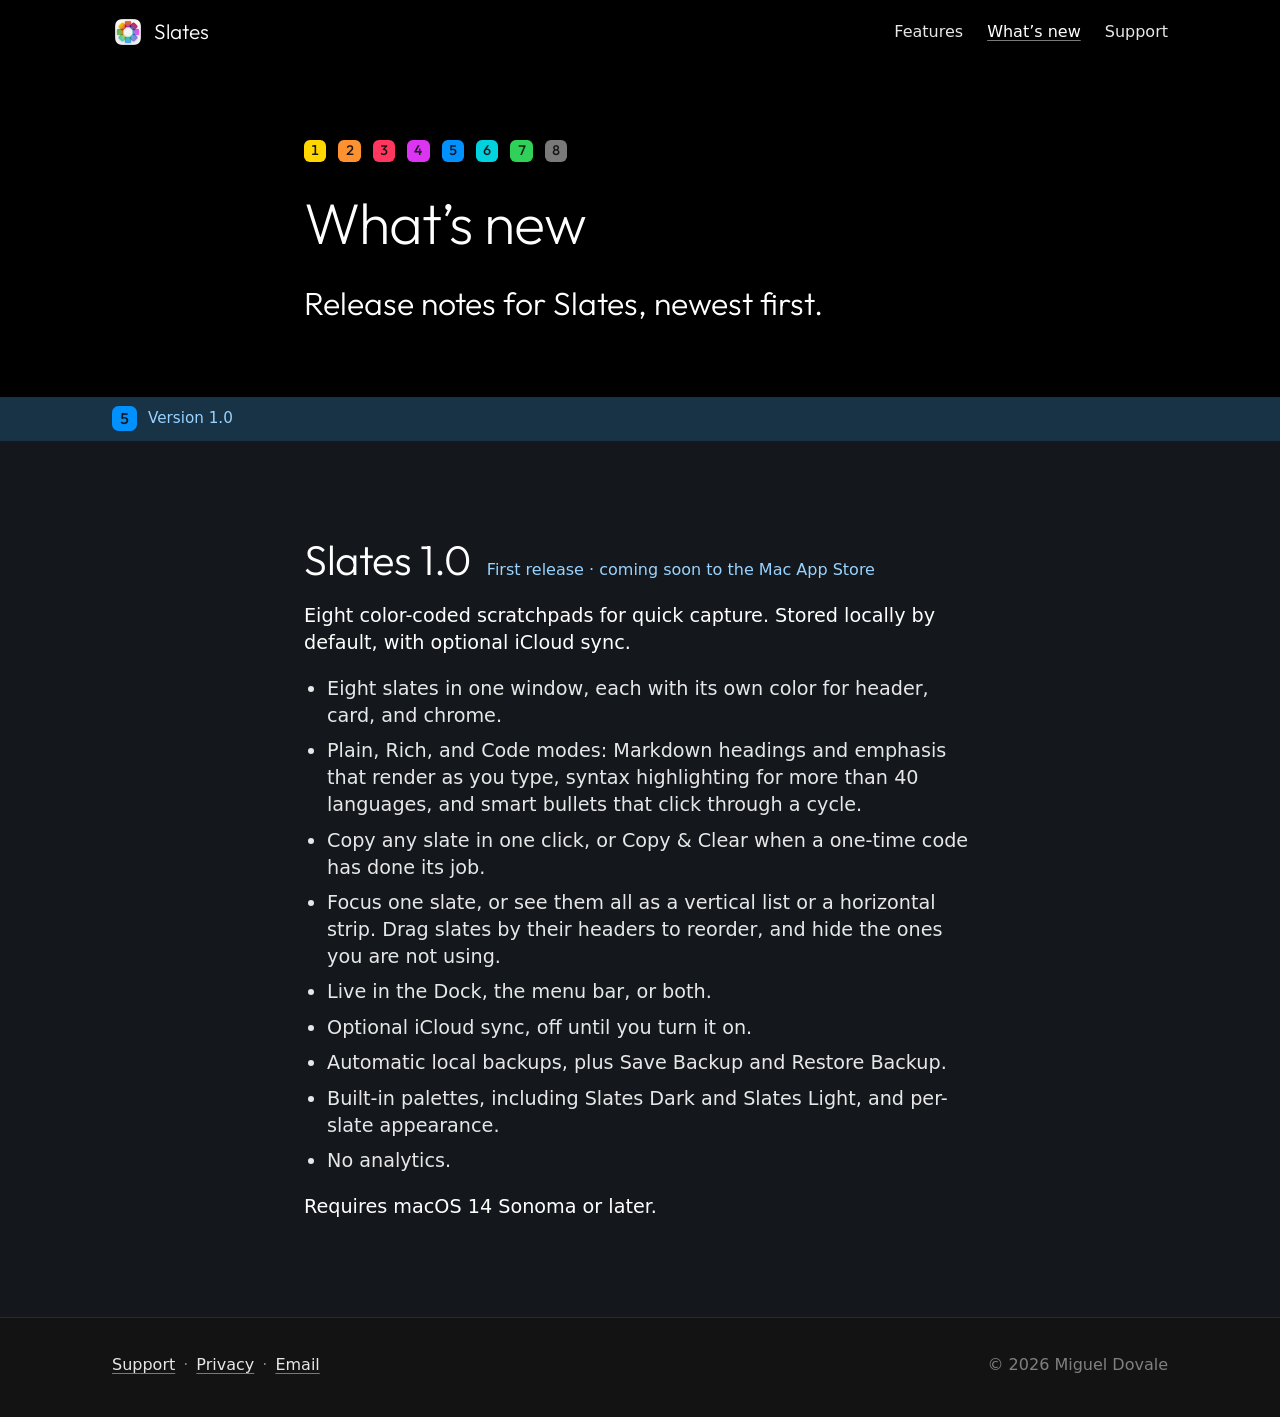
<file: history/index.html>
<!doctype html>
<html lang="en">
<head>
  <meta charset="utf-8">
  <meta name="viewport" content="width=device-width, initial-scale=1">
  <title>What’s new · Slates</title>
  <meta name="description" content="Release notes for Slates, eight color-coded scratchpads for the Mac.">
  <meta name="theme-color" content="#131313">
  <meta name="color-scheme" content="dark">
  <link rel="canonical" href="https://slates.works/history/">
  <link rel="icon" href="../images/favicon.ico" sizes="any">
  <link rel="icon" href="../images/favicon-32.png" type="image/png" sizes="32x32">
  <link rel="apple-touch-icon" href="../images/apple-touch-icon.png">
  <link rel="preload" href="../fonts/outfit-latin.woff2" as="font" type="font/woff2" crossorigin>
  <link rel="stylesheet" href="../css/tokens.css">
  <link rel="stylesheet" href="../css/site.css">
  <meta property="og:type" content="website">
  <meta property="og:site_name" content="Slates">
  <meta property="og:title" content="What’s new in Slates">
  <meta property="og:description" content="Release notes for Slates, eight color-coded scratchpads for the Mac.">
  <meta property="og:url" content="https://slates.works/history/">
  <meta property="og:image" content="https://slates.works/images/og.png">
  <meta property="og:image:width" content="1200">
  <meta property="og:image:height" content="630">
  <meta property="og:image:alt" content="The Slates app icon beside eight numbered color squares, the name Slates, and the line Eight color-coded scratchpads for quick capture.">
  <meta name="twitter:card" content="summary_large_image">
  <meta name="twitter:image" content="https://slates.works/images/og.png">
</head>
<body>
  <a class="skip" href="#main">Skip to content</a>

  <header class="site-bar">
    <div class="site-bar-inner">
      <a class="brand" href="../"><img src="../images/app-icon-64.png" alt="" width="32" height="32">Slates</a>
      <nav aria-label="Main">
        <ul class="site-nav">
          <li><a href="../features/">Features</a></li>
          <li><a href="./" aria-current="page">What’s new</a></li>
          <li><a href="../support/">Support</a></li>
        </ul>
      </nav>
    </div>
  </header>

  <main id="main">
    <section class="page-title" aria-labelledby="title">
      <div class="measure">
        <ul class="strip" aria-hidden="true">
          <li><span class="dot slot-1">1</span></li>
          <li><span class="dot slot-2">2</span></li>
          <li><span class="dot slot-3">3</span></li>
          <li><span class="dot slot-4">4</span></li>
          <li><span class="dot slot-5">5</span></li>
          <li><span class="dot slot-6">6</span></li>
          <li><span class="dot slot-7">7</span></li>
          <li><span class="dot slot-8">8</span></li>
        </ul>
        <h1 id="title">What’s new</h1>
        <p class="lead">Release notes for Slates, newest first.</p>
      </div>
    </section>

    <section class="band slot-5 release" aria-labelledby="v1-0">
      <div class="band-head">
        <div class="band-head-inner"><span class="dot" aria-hidden="true">5</span><span>Version 1.0</span></div>
      </div>
      <div class="band-body">
        <div class="measure">
          <h2 id="v1-0">Slates 1.0 <small>First release · coming soon to the Mac App Store</small></h2>
          <p>Eight color-coded scratchpads for quick capture. Stored locally by default, with optional iCloud sync.</p>
          <ul>
            <li>Eight slates in one window, each with its own color for header, card, and chrome.</li>
            <li>Plain, Rich, and Code modes: Markdown headings and emphasis that render as you type, syntax highlighting for more than 40 languages, and smart bullets that click through a cycle.</li>
            <li>Copy any slate in one click, or Copy &amp; Clear when a one-time code has done its job.</li>
            <li>Focus one slate, or see them all as a vertical list or a horizontal strip. Drag slates by their headers to reorder, and hide the ones you are not using.</li>
            <li>Live in the Dock, the menu bar, or both.</li>
            <li>Optional iCloud sync, off until you turn it on.</li>
            <li>Automatic local backups, plus Save Backup and Restore Backup.</li>
            <li>Built-in palettes, including Slates Dark and Slates Light, and per-slate appearance.</li>
            <li>No analytics.</li>
          </ul>
          <p>Requires macOS 14 Sonoma or later.</p>
        </div>
      </div>
    </section>
  </main>

  <footer class="site-foot">
    <div class="site-foot-inner">
      <nav aria-label="Footer">
        <ul>
          <li><a href="../support/">Support</a></li>
          <li><a href="../privacy/">Privacy</a></li>
          <li><a href="mailto:mikedovale@pm.me?subject=Slates">Email</a></li>
        </ul>
      </nav>
      <p>© 2026 Miguel Dovale</p>
    </div>
  </footer>
</body>
</html>
</file>
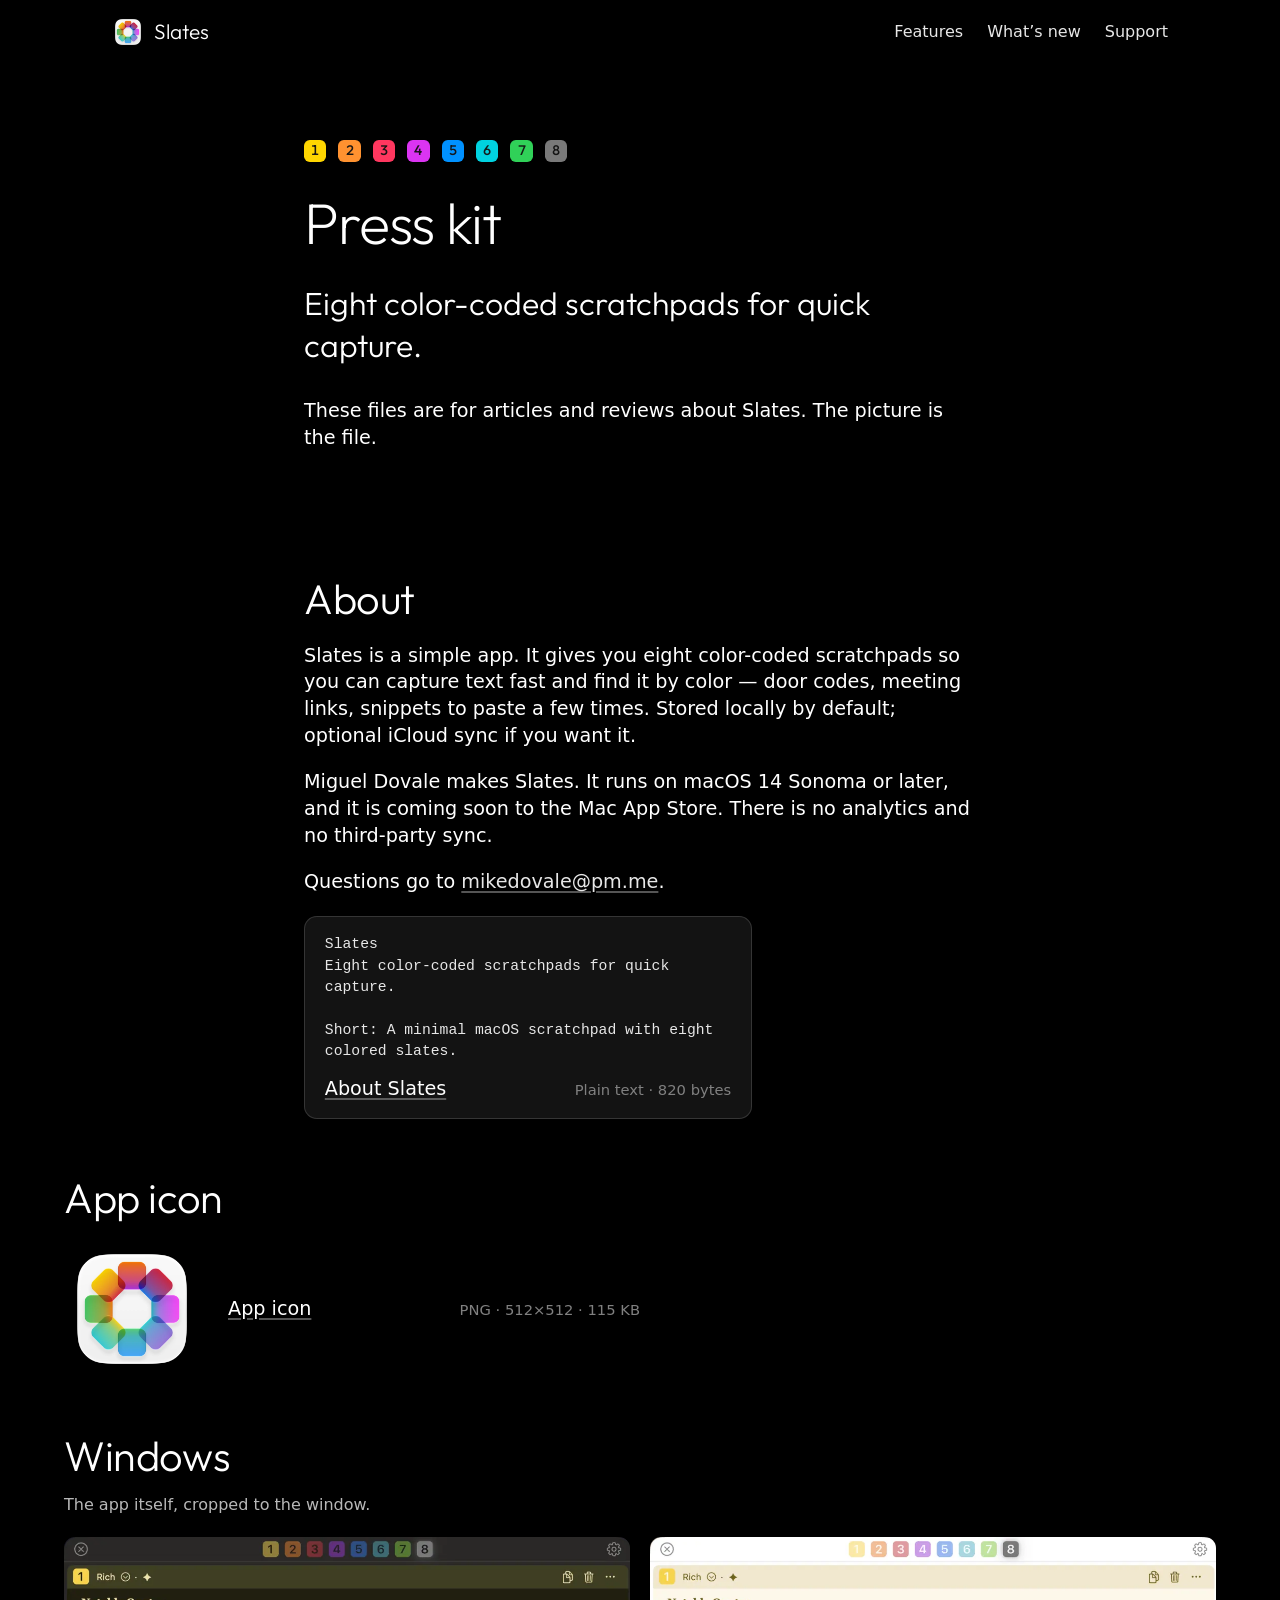
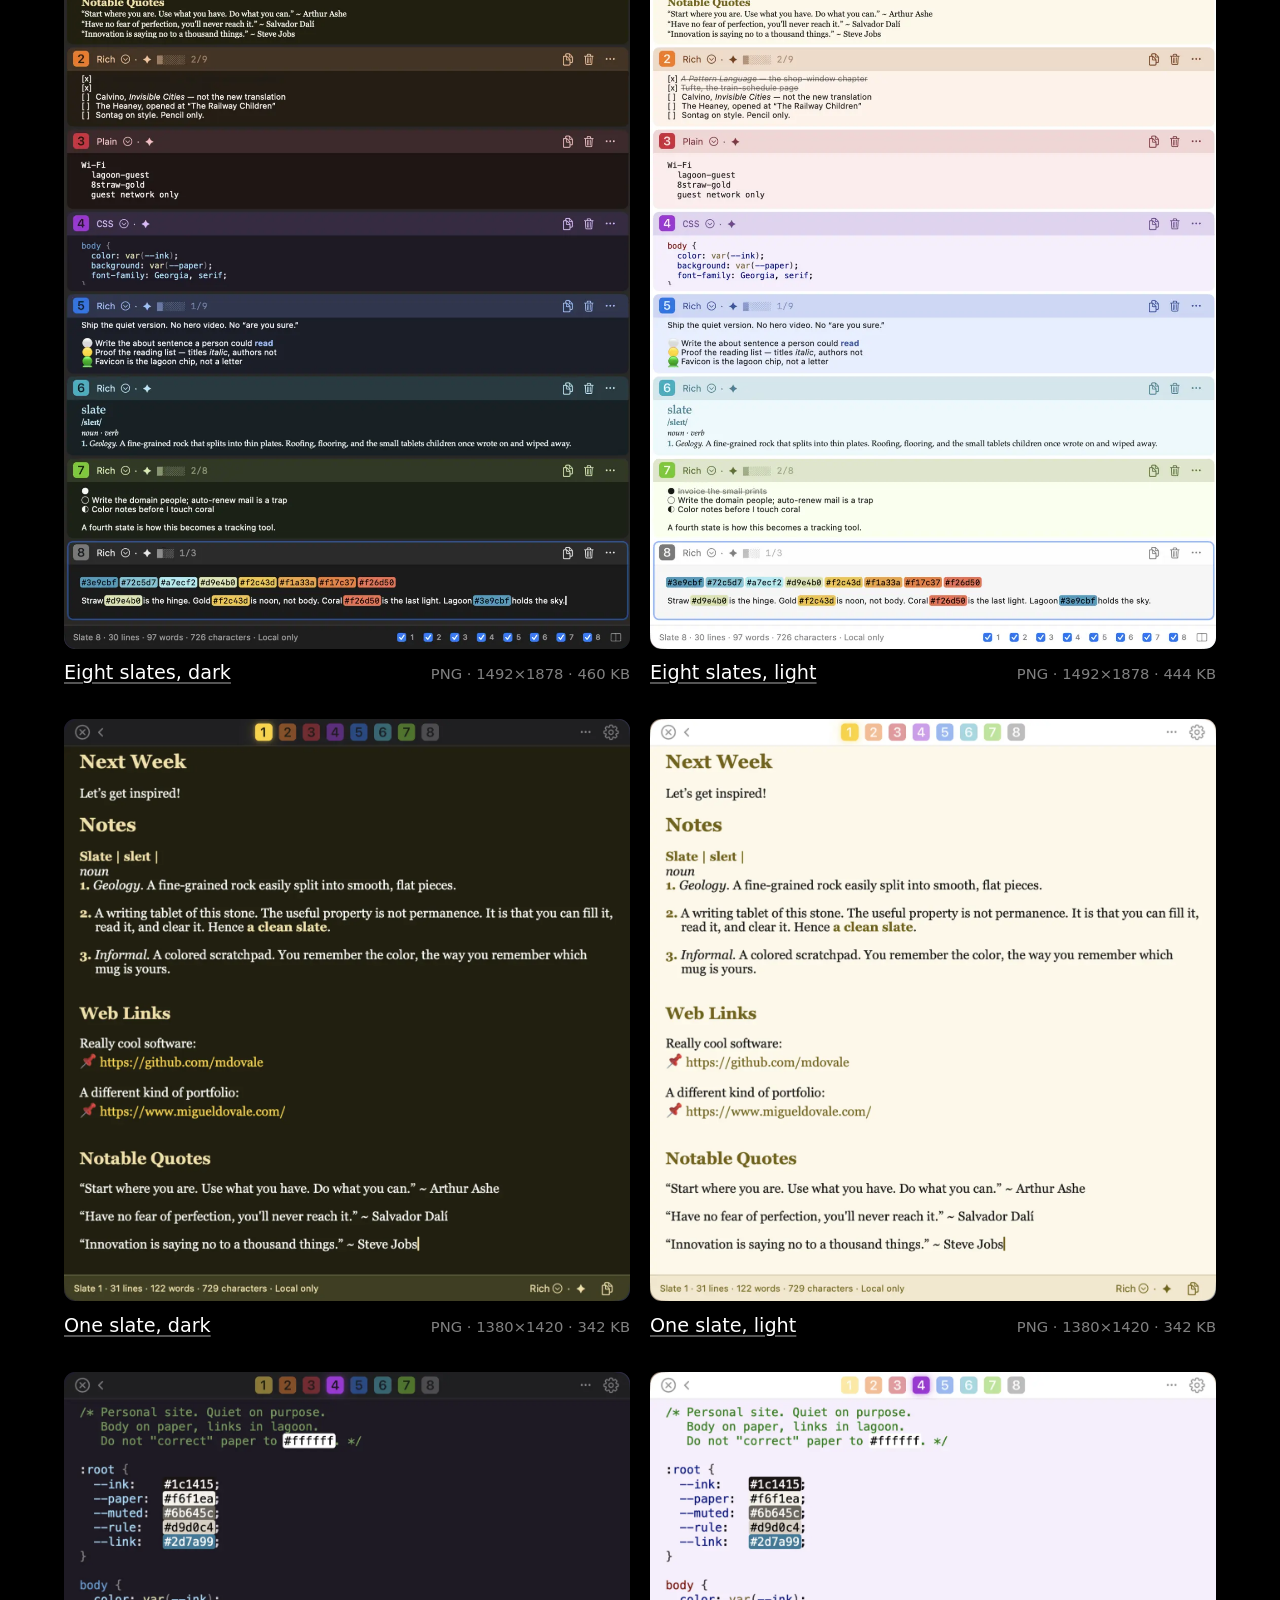
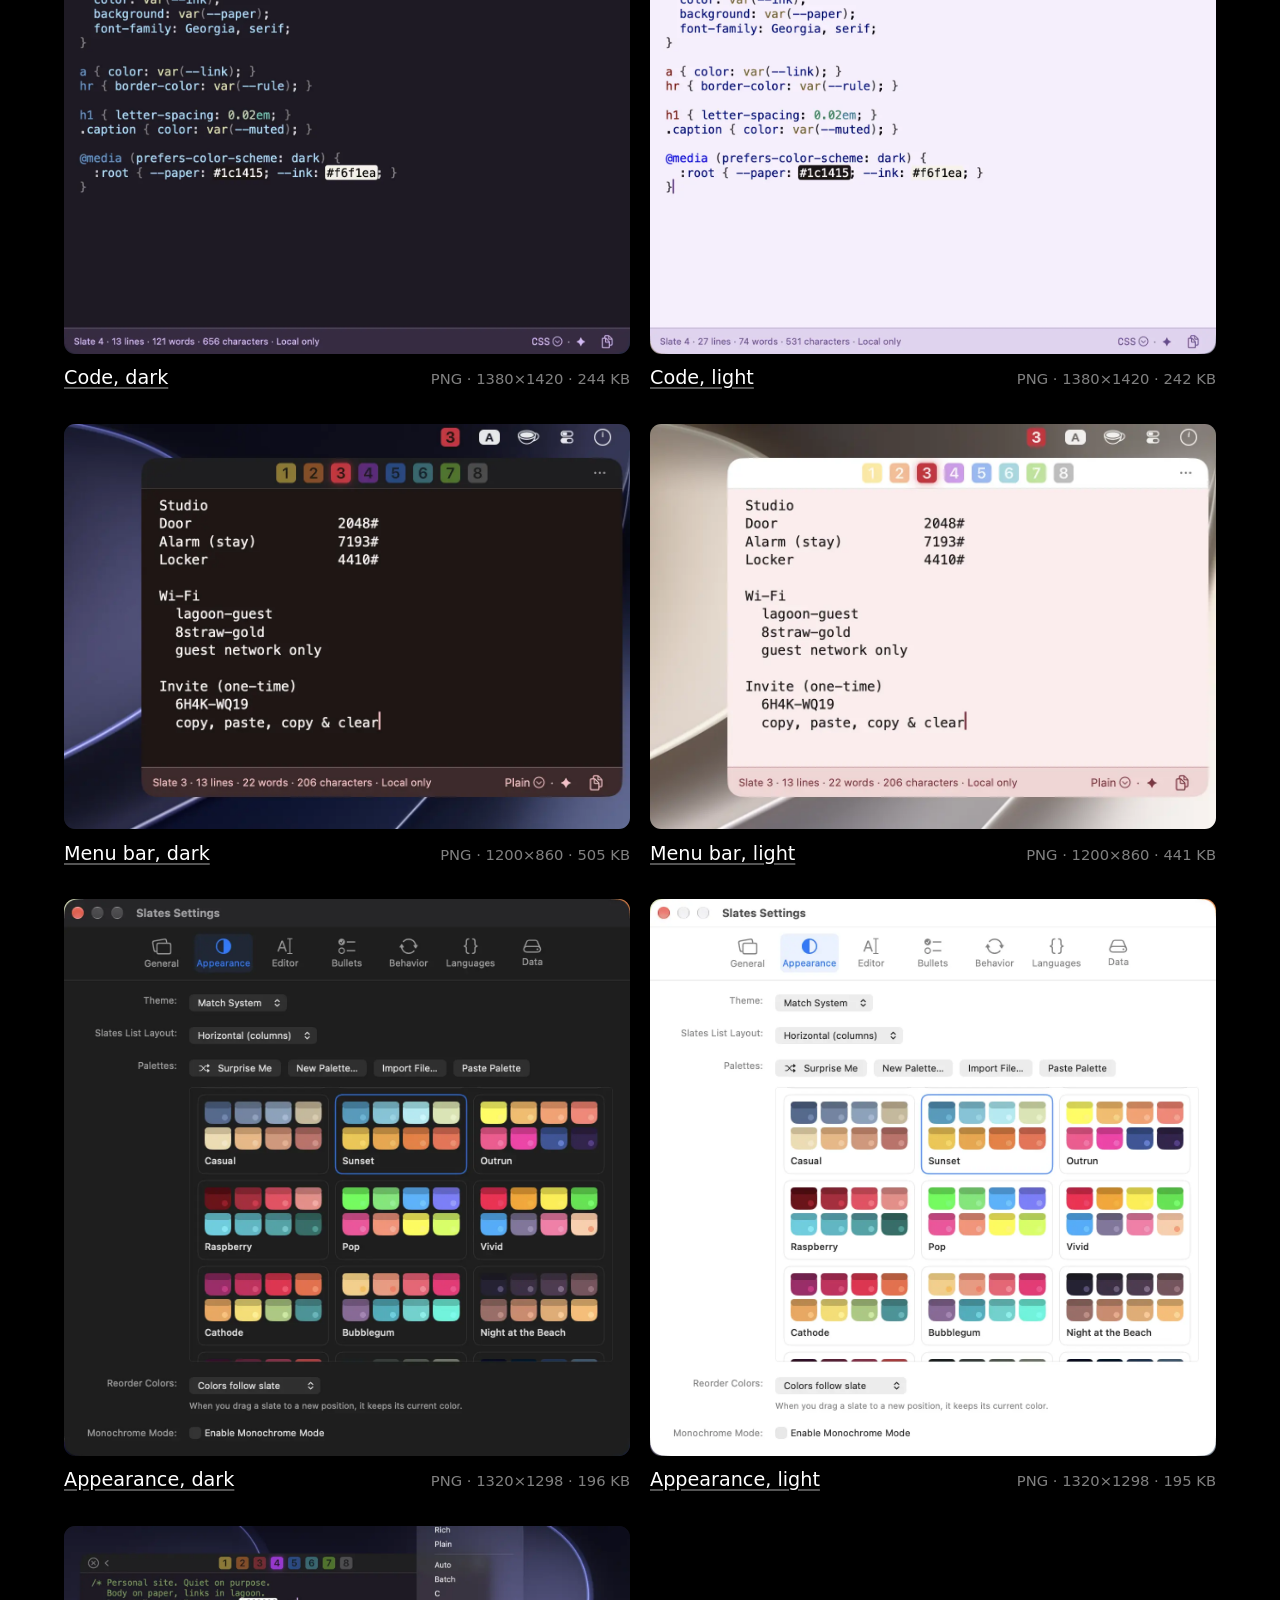
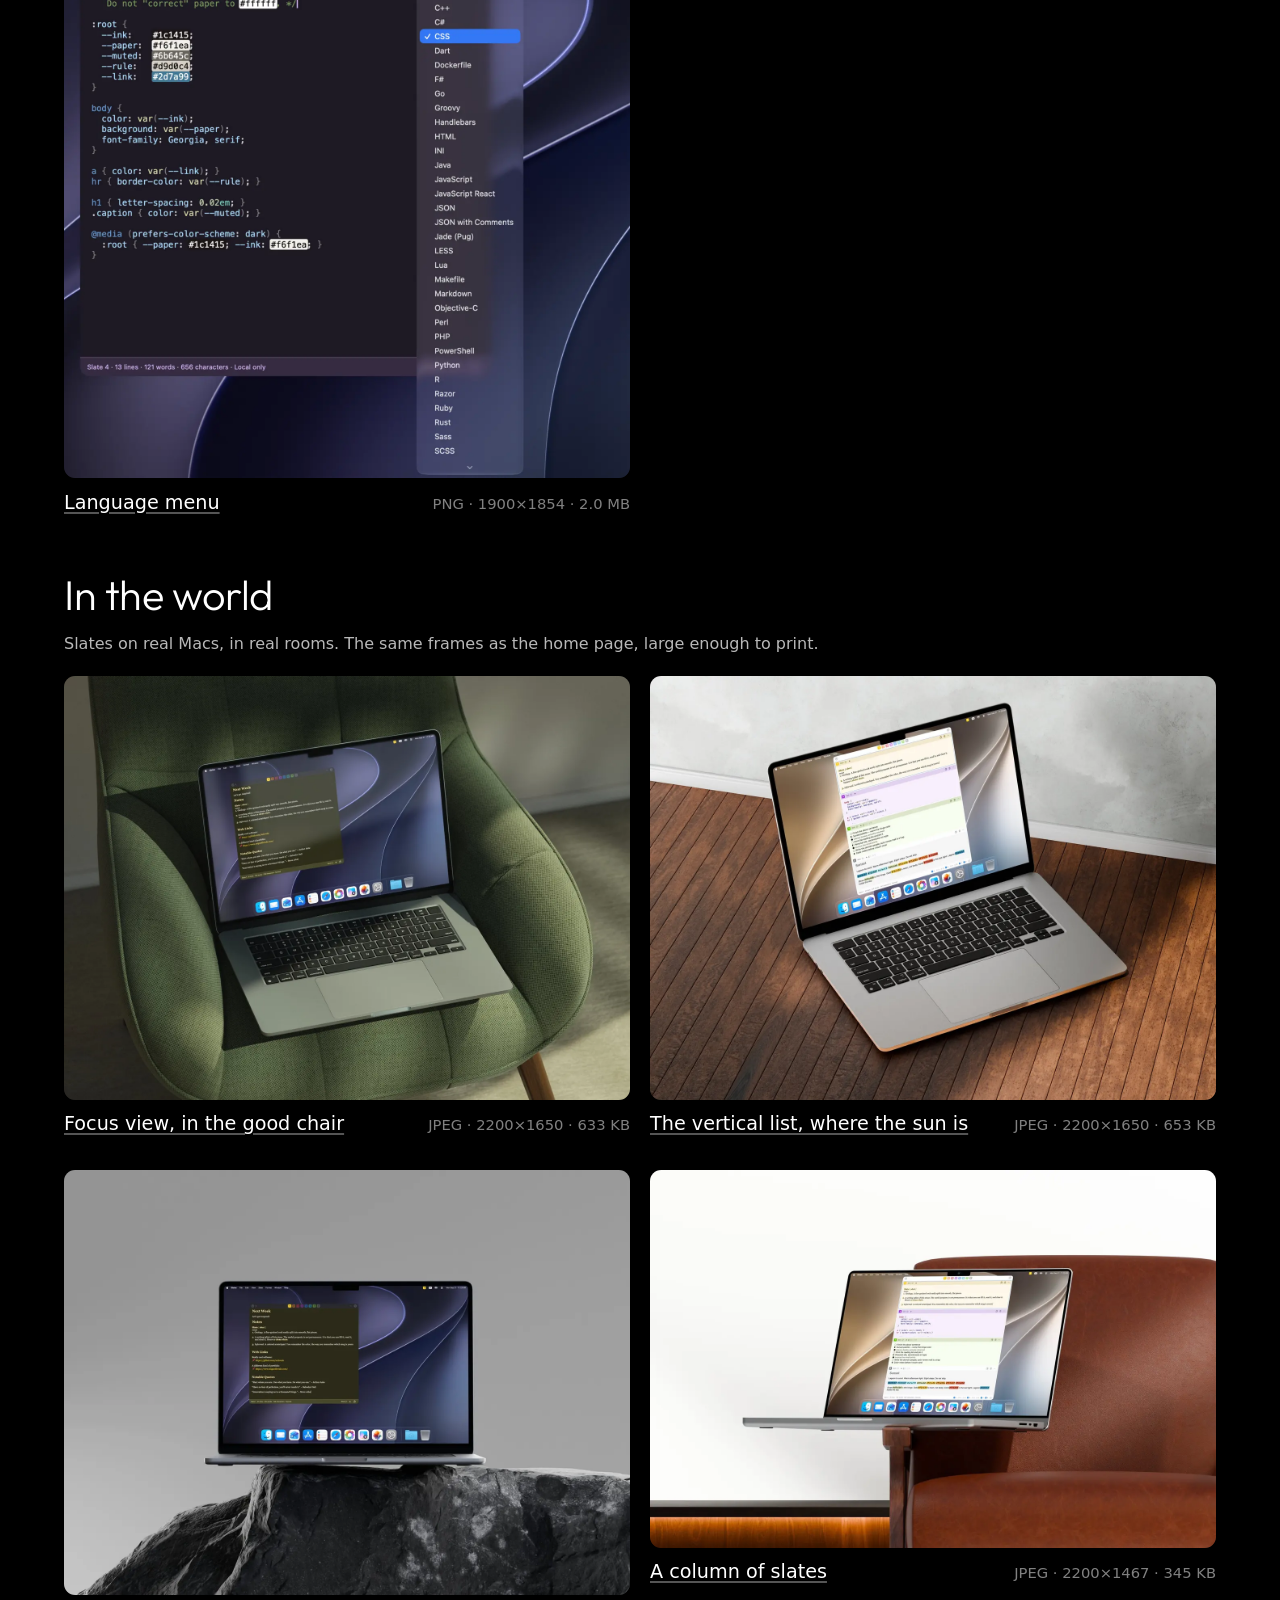
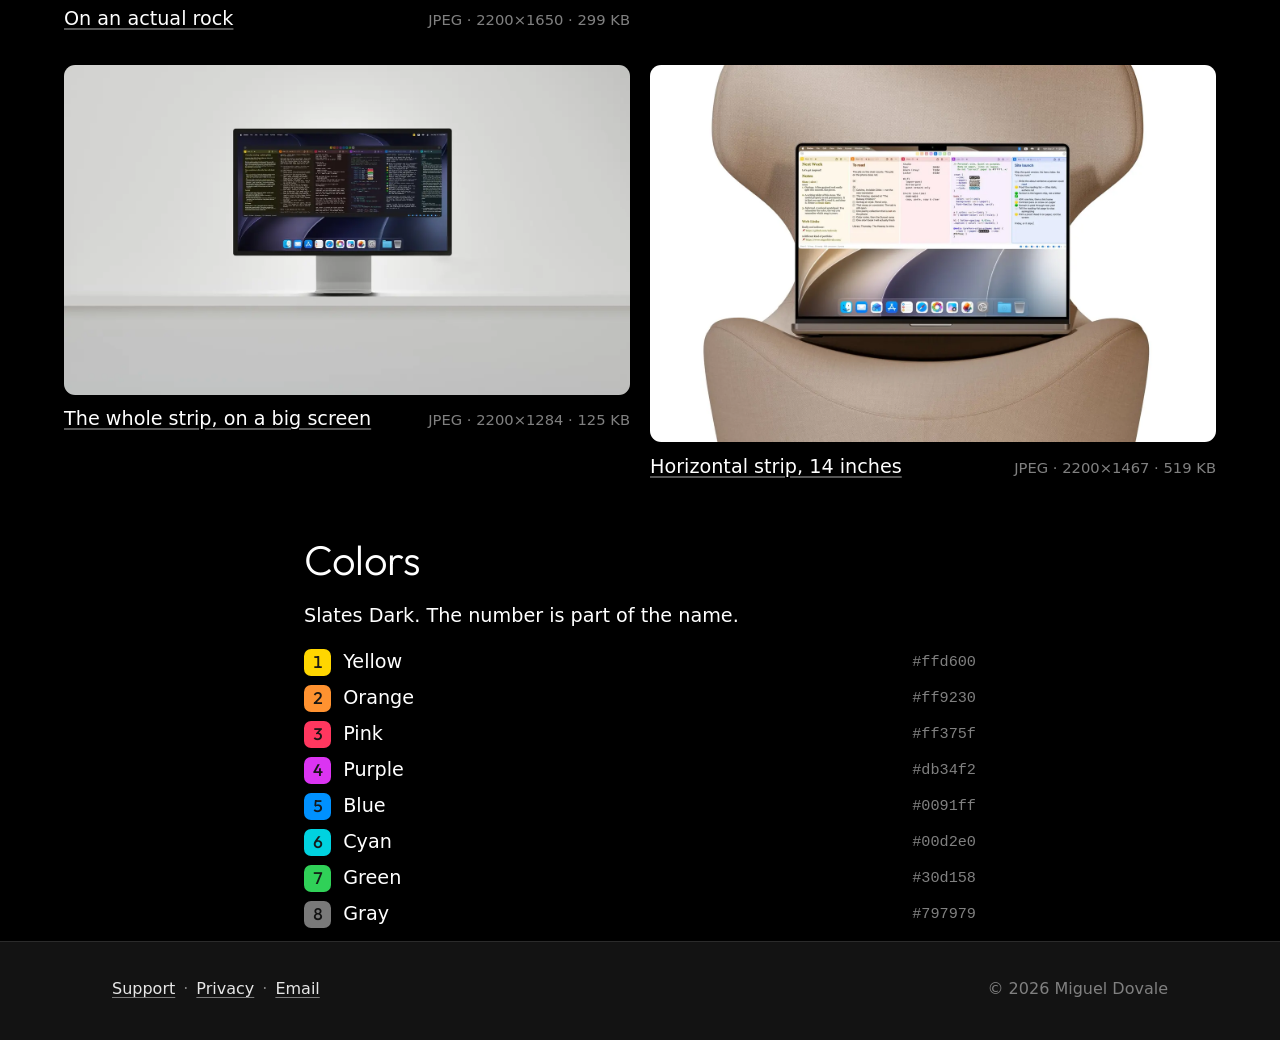
<file: press/index.html>
<!doctype html>
<html lang="en">
<head>
  <meta charset="utf-8">
  <meta name="viewport" content="width=device-width, initial-scale=1">
  <title>Press kit · Slates</title>
  <meta name="description" content="Press kit for Slates: boilerplate, the app icon, window crops, photographs, and the eight colors.">
  <meta name="theme-color" content="#131313">
  <meta name="color-scheme" content="dark">
  <link rel="canonical" href="https://slates.works/press/">
  <link rel="icon" href="../images/favicon.ico" sizes="any">
  <link rel="icon" href="../images/favicon-32.png" type="image/png" sizes="32x32">
  <link rel="apple-touch-icon" href="../images/apple-touch-icon.png">
  <link rel="preload" href="../fonts/outfit-latin.woff2" as="font" type="font/woff2" crossorigin>
  <link rel="stylesheet" href="../css/tokens.css">
  <link rel="stylesheet" href="../css/site.css">
  <meta property="og:type" content="website">
  <meta property="og:site_name" content="Slates">
  <meta property="og:title" content="Slates Press Kit">
  <meta property="og:description" content="Boilerplate, the app icon, screenshots, and the eight colors.">
  <meta property="og:url" content="https://slates.works/press/">
  <meta property="og:image" content="https://slates.works/images/og.png">
  <meta property="og:image:width" content="1200">
  <meta property="og:image:height" content="630">
  <meta property="og:image:alt" content="The Slates app icon beside eight numbered color squares, the name Slates, and the line Eight color-coded scratchpads for quick capture.">
  <meta name="twitter:card" content="summary_large_image">
  <meta name="twitter:image" content="https://slates.works/images/og.png">
</head>
<body>
  <a class="skip" href="#main">Skip to content</a>

  <header class="site-bar">
    <div class="site-bar-inner">
      <a class="brand" href="../"><img src="../images/app-icon-64.png" alt="" width="32" height="32">Slates</a>
      <nav aria-label="Main">
        <ul class="site-nav">
          <li><a href="../features/">Features</a></li>
          <li><a href="../history/">What’s new</a></li>
          <li><a href="../support/">Support</a></li>
        </ul>
      </nav>
    </div>
  </header>

  <main id="main">
    <section class="page-title slot-8 press" aria-labelledby="title">
      <div class="measure">
        <ul class="strip" aria-hidden="true">
          <li><span class="dot slot-1">1</span></li>
          <li><span class="dot slot-2">2</span></li>
          <li><span class="dot slot-3">3</span></li>
          <li><span class="dot slot-4">4</span></li>
          <li><span class="dot slot-5">5</span></li>
          <li><span class="dot slot-6">6</span></li>
          <li><span class="dot slot-7">7</span></li>
          <li><span class="dot slot-8">8</span></li>
        </ul>
        <h1 id="title">Press kit</h1>
        <p class="lead">Eight color-coded scratchpads for quick capture.</p>
        <p>These files are for articles and reviews about Slates. The picture is the file.</p>
      </div>
    </section>

    <section class="press-block slot-8" aria-labelledby="about">
      <div class="measure">
        <h2 id="about">About</h2>
        <p>Slates is a simple app. It gives you eight color-coded scratchpads so you can capture text fast and find it by color — door codes, meeting links, snippets to paste a few times. Stored locally by default; optional iCloud sync if you want it.</p>
        <p>Miguel Dovale makes Slates. It runs on macOS 14 Sonoma or later, and it is coming soon to the Mac App Store. There is no analytics and no third-party sync.</p>
        <p>Questions go to <a href="mailto:mikedovale@pm.me?subject=Slates">mikedovale@pm.me</a>.</p>
        <div class="sheet">
          <a href="slates-about.txt" download>
            <pre>Slates
Eight color-coded scratchpads for quick capture.

Short: A minimal macOS scratchpad with eight colored slates.</pre>
            <span class="shot-cap">
              <span class="shot-name">About Slates</span>
              <span class="shot-file">Plain text · 820 bytes</span>
            </span>
          </a>
        </div>
      </div>
    </section>

    <section class="press-block slot-8" aria-labelledby="icon">
      <div class="wide">
        <h2 id="icon">App icon</h2>
        <div class="icon-shot">
          <a href="../images/app-icon.png" download="slates-app-icon.png">
            <img src="../images/app-icon.webp" width="512" height="512" alt="The Slates app icon: eight colored squares in a ring.">
            <span class="shot-cap">
              <span class="shot-name">App icon</span>
              <span class="shot-file">PNG · 512×512 · 115 KB</span>
            </span>
          </a>
        </div>
      </div>
    </section>

    <section class="press-block slot-8" aria-labelledby="windows">
      <div class="wide">
        <h2 id="windows">Windows</h2>
        <p class="note">The app itself, cropped to the window.</p>
        <ul class="shots">
          <li>
            <a href="list-dark.png" download>
              <img src="previews/list-dark.webp" width="1112" height="1400" alt="Eight colored slates in a vertical list, dark." loading="lazy" decoding="async">
              <span class="shot-cap"><span class="shot-name">Eight slates, dark</span><span class="shot-file">PNG · 1492×1878 · 460 KB</span></span>
            </a>
          </li>
          <li>
            <a href="list-light.png" download>
              <img src="previews/list-light.webp" width="1112" height="1400" alt="Eight colored slates in a vertical list, light." loading="lazy" decoding="async">
              <span class="shot-cap"><span class="shot-name">Eight slates, light</span><span class="shot-file">PNG · 1492×1878 · 444 KB</span></span>
            </a>
          </li>
          <li>
            <a href="focus-dark.png" download>
              <img src="previews/focus-dark.webp" width="1361" height="1400" alt="Slate 1 in focus, dark: a rich-text note titled Next Week." loading="lazy" decoding="async">
              <span class="shot-cap"><span class="shot-name">One slate, dark</span><span class="shot-file">PNG · 1380×1420 · 342 KB</span></span>
            </a>
          </li>
          <li>
            <a href="focus-light.png" download>
              <img src="previews/focus-light.webp" width="1361" height="1400" alt="Slate 1 in focus, light: a rich-text note titled Next Week." loading="lazy" decoding="async">
              <span class="shot-cap"><span class="shot-name">One slate, light</span><span class="shot-file">PNG · 1380×1420 · 342 KB</span></span>
            </a>
          </li>
          <li>
            <a href="code-dark.png" download>
              <img src="previews/code-dark.webp" width="1361" height="1400" alt="Slate 4 in focus, dark: CSS with color chips." loading="lazy" decoding="async">
              <span class="shot-cap"><span class="shot-name">Code, dark</span><span class="shot-file">PNG · 1380×1420 · 244 KB</span></span>
            </a>
          </li>
          <li>
            <a href="code-light.png" download>
              <img src="previews/code-light.webp" width="1361" height="1400" alt="Slate 4 in focus, light: CSS with color chips." loading="lazy" decoding="async">
              <span class="shot-cap"><span class="shot-name">Code, light</span><span class="shot-file">PNG · 1380×1420 · 242 KB</span></span>
            </a>
          </li>
          <li>
            <a href="menubar-dark.png" download>
              <img src="previews/menubar-dark.webp" width="1200" height="860" alt="The menu bar icon, a lit number 3, and the compact Slates window beneath it, dark." loading="lazy" decoding="async">
              <span class="shot-cap"><span class="shot-name">Menu bar, dark</span><span class="shot-file">PNG · 1200×860 · 505 KB</span></span>
            </a>
          </li>
          <li>
            <a href="menubar-light.png" download>
              <img src="previews/menubar-light.webp" width="1200" height="860" alt="The menu bar icon, a lit number 3, and the compact Slates window beneath it, light." loading="lazy" decoding="async">
              <span class="shot-cap"><span class="shot-name">Menu bar, light</span><span class="shot-file">PNG · 1200×860 · 441 KB</span></span>
            </a>
          </li>
          <li>
            <a href="settings-dark.png" download>
              <img src="previews/settings-dark.webp" width="1320" height="1298" alt="Slates Settings, Appearance pane, dark, with the palette grid." loading="lazy" decoding="async">
              <span class="shot-cap"><span class="shot-name">Appearance, dark</span><span class="shot-file">PNG · 1320×1298 · 196 KB</span></span>
            </a>
          </li>
          <li>
            <a href="settings-light.png" download>
              <img src="previews/settings-light.webp" width="1320" height="1298" alt="Slates Settings, Appearance pane, light, with the palette grid." loading="lazy" decoding="async">
              <span class="shot-cap"><span class="shot-name">Appearance, light</span><span class="shot-file">PNG · 1320×1298 · 195 KB</span></span>
            </a>
          </li>
          <li>
            <a href="language-dark.png" download>
              <img src="previews/language-dark.webp" width="1400" height="1366" alt="The language menu open beside a CSS slate, with CSS checked." loading="lazy" decoding="async">
              <span class="shot-cap"><span class="shot-name">Language menu</span><span class="shot-file">PNG · 1900×1854 · 2.0 MB</span></span>
            </a>
          </li>
        </ul>
      </div>
    </section>

    <section class="press-block slot-8" aria-labelledby="world">
      <div class="wide">
        <h2 id="world">In the world</h2>
        <p class="note">Slates on real Macs, in real rooms. The same frames as the home page, large enough to print.</p>
        <ul class="shots">
          <li>
            <a href="world-green-chair.jpg" download>
              <img src="previews/world-green-chair.webp" width="1400" height="1050" alt="A MacBook Air on a green velvet armchair in soft daylight, Slates open to a single yellow slate in focus." loading="lazy" decoding="async">
              <span class="shot-cap"><span class="shot-name">Focus view, in the good chair</span><span class="shot-file">JPEG · 2200×1650 · 633 KB</span></span>
            </a>
          </li>
          <li>
            <a href="world-wooden-floor.jpg" download>
              <img src="previews/world-wooden-floor.webp" width="1400" height="1050" alt="A MacBook Air on a sunlit wooden floor, Slates showing its vertical list of colored slates in Light." loading="lazy" decoding="async">
              <span class="shot-cap"><span class="shot-name">The vertical list, where the sun is</span><span class="shot-file">JPEG · 2200×1650 · 653 KB</span></span>
            </a>
          </li>
          <li>
            <a href="world-rock.jpg" download>
              <img src="previews/world-rock.webp" width="1400" height="1050" alt="A MacBook Air balanced on a dark natural rock against a gray backdrop, one yellow slate in focus." loading="lazy" decoding="async">
              <span class="shot-cap"><span class="shot-name">On an actual rock</span><span class="shot-file">JPEG · 2200×1650 · 299 KB</span></span>
            </a>
          </li>
          <li>
            <a href="world-leather-chair.jpg" download>
              <img src="previews/world-leather-chair.webp" width="1400" height="934" alt="A MacBook Pro on the arm of a brown leather chair, Slates open to a column of pale slates in Light." loading="lazy" decoding="async">
              <span class="shot-cap"><span class="shot-name">A column of slates</span><span class="shot-file">JPEG · 2200×1467 · 345 KB</span></span>
            </a>
          </li>
          <li>
            <a href="world-studio-display.jpg" download>
              <img src="previews/world-studio-display.webp" width="1400" height="817" alt="A Studio Display on a pale gray surface, Slates stretched across it as a horizontal strip in Dark." loading="lazy" decoding="async">
              <span class="shot-cap"><span class="shot-name">The whole strip, on a big screen</span><span class="shot-file">JPEG · 2200×1284 · 125 KB</span></span>
            </a>
          </li>
          <li>
            <a href="world-modern-chair.jpg" download>
              <img src="previews/world-modern-chair.webp" width="1400" height="934" alt="A MacBook Pro 14-inch cradled in a beige chair, Slates showing a horizontal strip in Light." loading="lazy" decoding="async">
              <span class="shot-cap"><span class="shot-name">Horizontal strip, 14 inches</span><span class="shot-file">JPEG · 2200×1467 · 519 KB</span></span>
            </a>
          </li>
        </ul>
      </div>
    </section>

    <section class="press-block slot-8" aria-labelledby="colors">
      <div class="measure">
        <h2 id="colors">Colors</h2>
        <p>Slates Dark. The number is part of the name.</p>
        <ul class="swatches">
          <li class="slot-1"><span class="dot">1</span> Yellow <code>#ffd600</code></li>
          <li class="slot-2"><span class="dot">2</span> Orange <code>#ff9230</code></li>
          <li class="slot-3"><span class="dot">3</span> Pink <code>#ff375f</code></li>
          <li class="slot-4"><span class="dot">4</span> Purple <code>#db34f2</code></li>
          <li class="slot-5"><span class="dot">5</span> Blue <code>#0091ff</code></li>
          <li class="slot-6"><span class="dot">6</span> Cyan <code>#00d2e0</code></li>
          <li class="slot-7"><span class="dot">7</span> Green <code>#30d158</code></li>
          <li class="slot-8"><span class="dot">8</span> Gray <code>#797979</code></li>
        </ul>
      </div>
    </section>
  </main>

  <footer class="site-foot">
    <div class="site-foot-inner">
      <nav aria-label="Footer">
        <ul>
          <li><a href="../support/">Support</a></li>
          <li><a href="../privacy/">Privacy</a></li>
          <li><a href="mailto:mikedovale@pm.me?subject=Slates">Email</a></li>
        </ul>
      </nav>
      <p>© 2026 Miguel Dovale</p>
    </div>
  </footer>
</body>
</html>
</file>
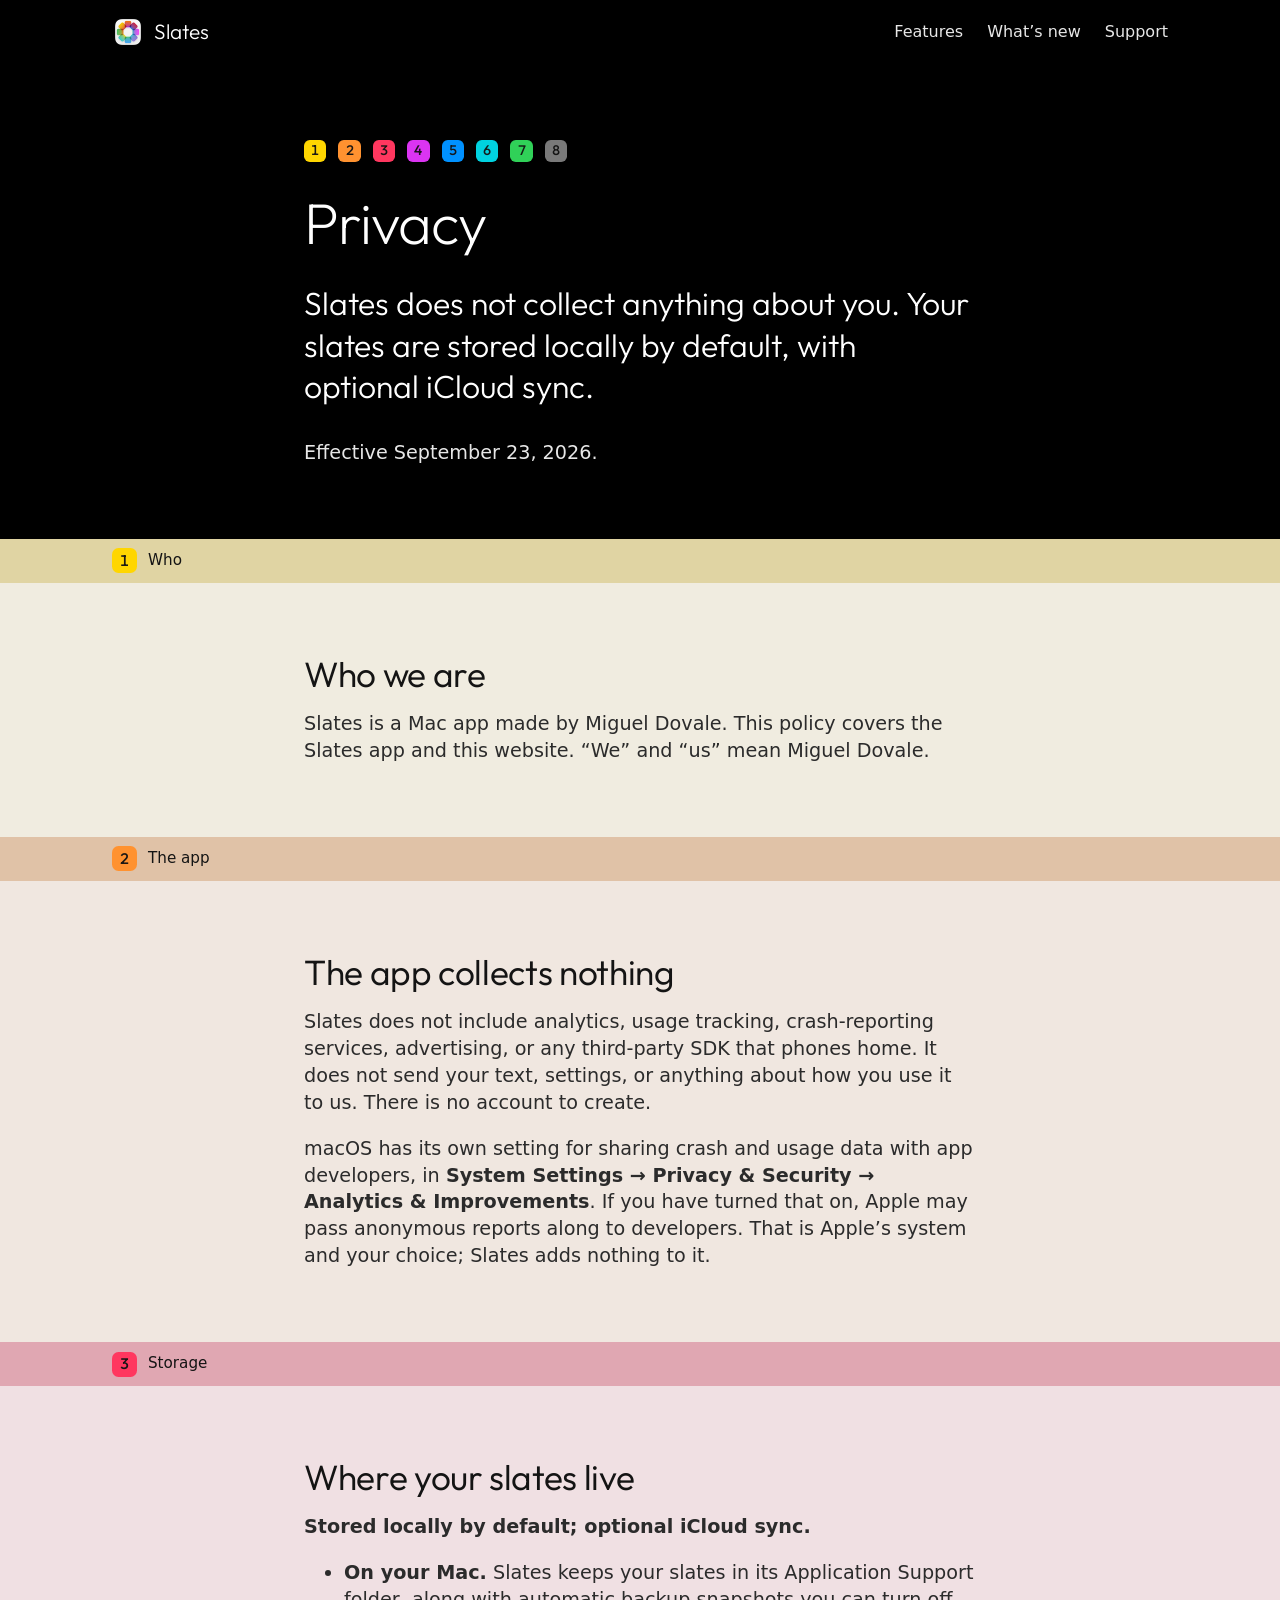
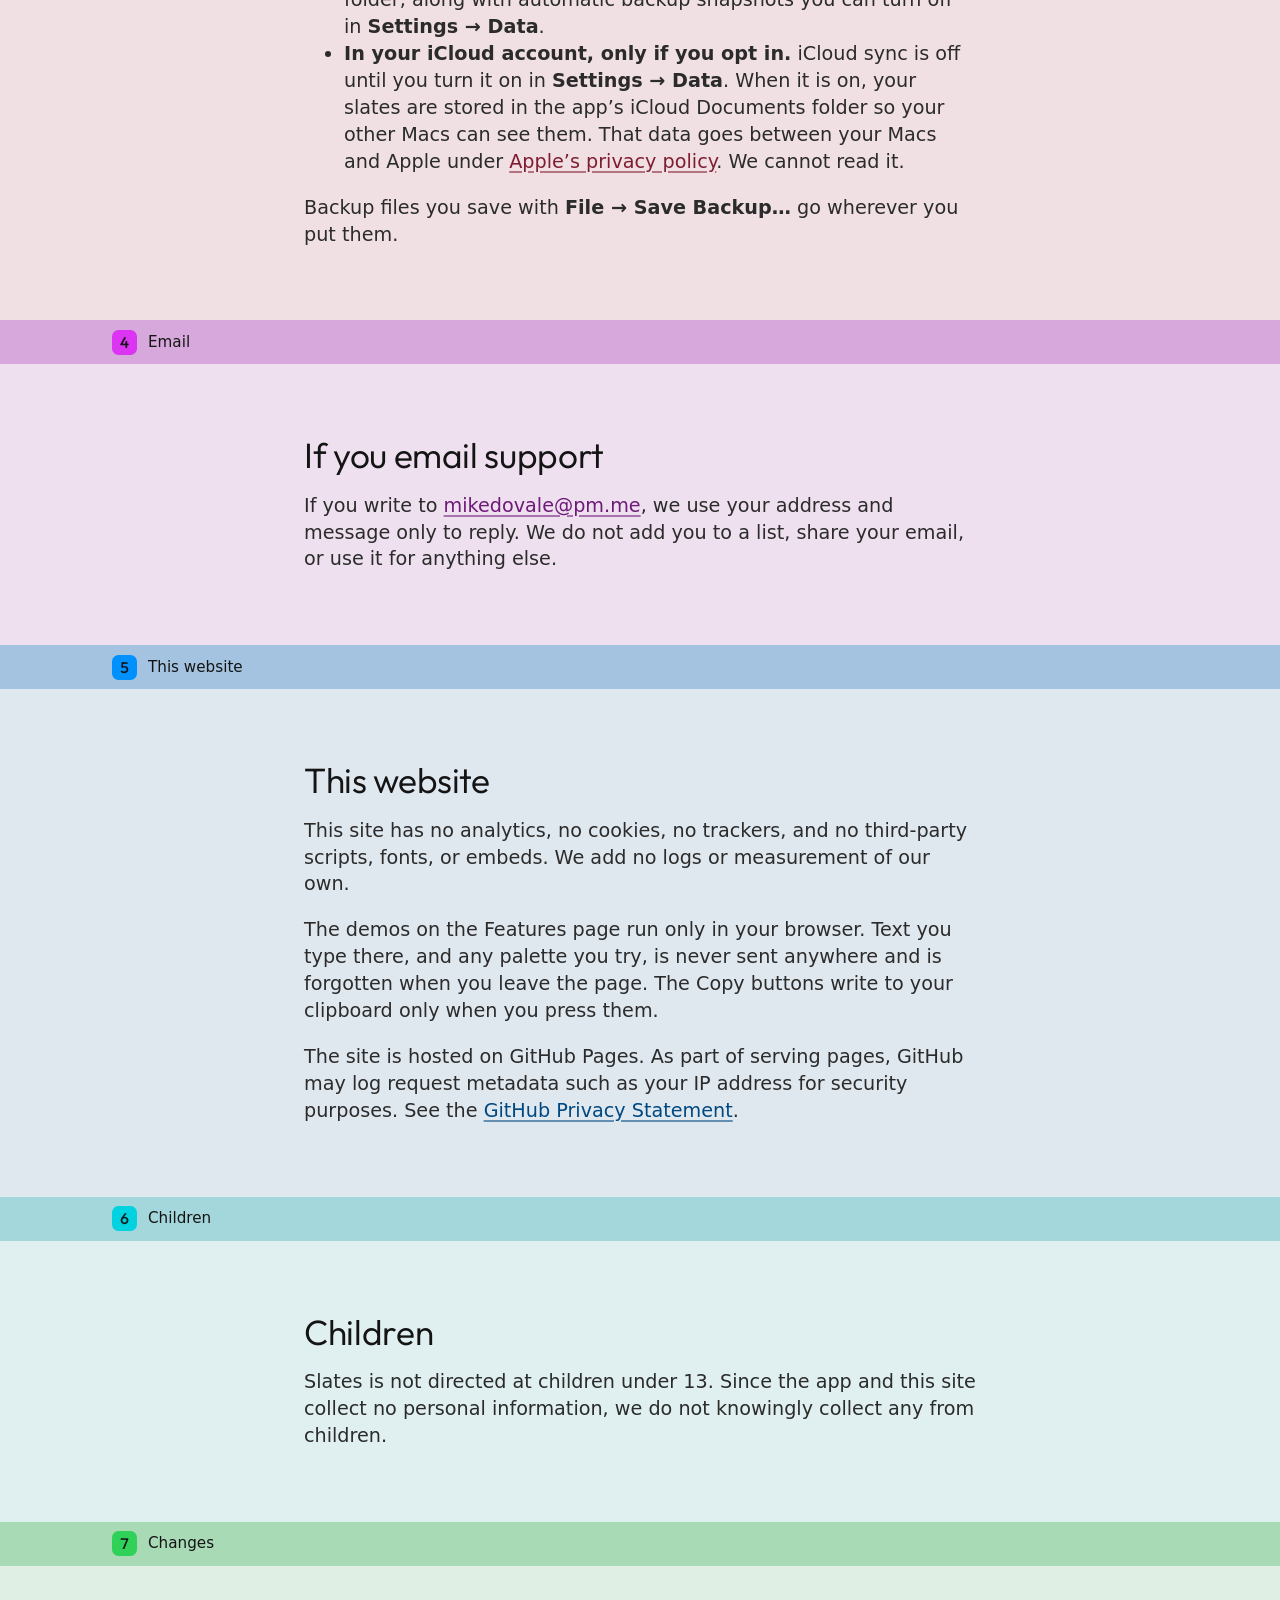
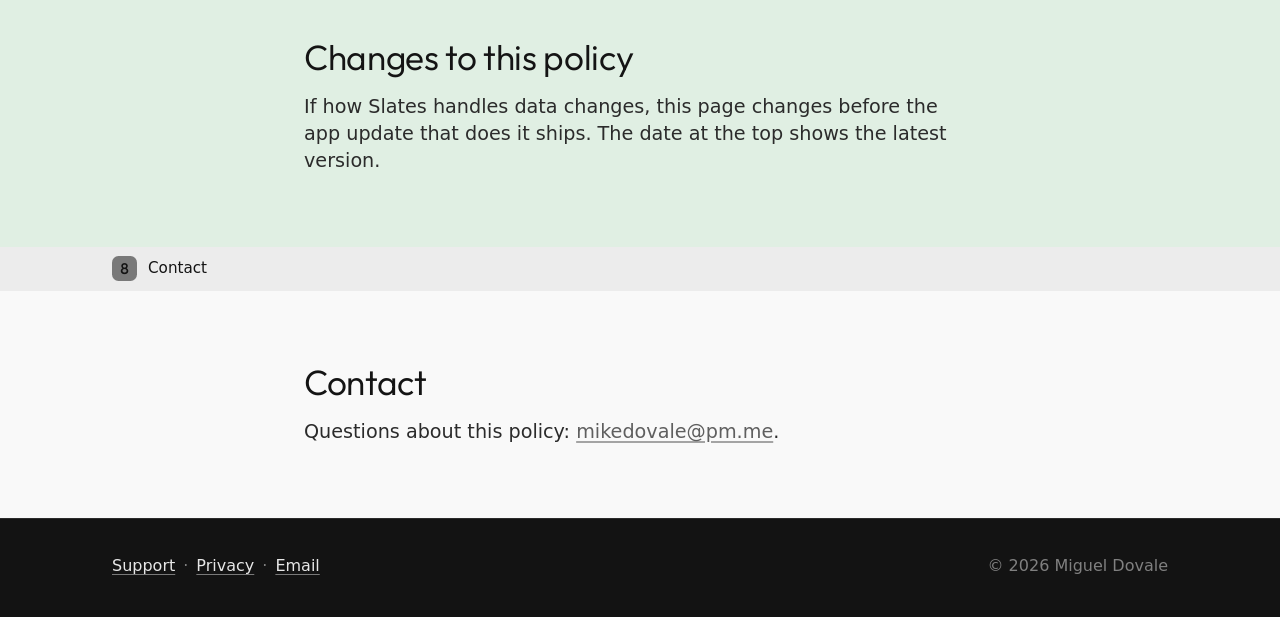
<file: privacy/index.html>
<!doctype html>
<html lang="en">
<head>
  <meta charset="utf-8">
  <meta name="viewport" content="width=device-width, initial-scale=1">
  <title>Privacy · Slates</title>
  <meta name="description" content="Slates privacy policy. Stored locally by default; optional iCloud sync. No analytics, no tracking.">
  <meta name="theme-color" content="#131313">
  <meta name="color-scheme" content="dark light">
  <link rel="canonical" href="https://slates.works/privacy/">
  <link rel="icon" href="../images/favicon.ico" sizes="any">
  <link rel="icon" href="../images/favicon-32.png" type="image/png" sizes="32x32">
  <link rel="apple-touch-icon" href="../images/apple-touch-icon.png">
  <link rel="preload" href="../fonts/outfit-latin.woff2" as="font" type="font/woff2" crossorigin>
  <link rel="stylesheet" href="../css/tokens.css">
  <link rel="stylesheet" href="../css/site.css">
  <meta property="og:type" content="website">
  <meta property="og:site_name" content="Slates">
  <meta property="og:title" content="Slates Privacy Policy">
  <meta property="og:description" content="Stored locally by default; optional iCloud sync. No analytics, no tracking.">
  <meta property="og:url" content="https://slates.works/privacy/">
  <meta property="og:image" content="https://slates.works/images/og.png">
  <meta property="og:image:width" content="1200">
  <meta property="og:image:height" content="630">
  <meta property="og:image:alt" content="The Slates app icon beside eight numbered color squares, the name Slates, and the line Eight color-coded scratchpads for quick capture.">
  <meta name="twitter:card" content="summary_large_image">
  <meta name="twitter:image" content="https://slates.works/images/og.png">
</head>
<body>
  <a class="skip" href="#main">Skip to content</a>

  <header class="site-bar">
    <div class="site-bar-inner">
      <a class="brand" href="../"><img src="../images/app-icon-64.png" alt="" width="32" height="32">Slates</a>
      <nav aria-label="Main">
        <ul class="site-nav">
          <li><a href="../features/">Features</a></li>
          <li><a href="../history/">What’s new</a></li>
          <li><a href="../support/">Support</a></li>
        </ul>
      </nav>
    </div>
  </header>

  <main id="main">
    <section class="page-title" aria-labelledby="title">
      <div class="measure">
        <ul class="strip" aria-hidden="true">
          <li><span class="dot slot-1">1</span></li>
          <li><span class="dot slot-2">2</span></li>
          <li><span class="dot slot-3">3</span></li>
          <li><span class="dot slot-4">4</span></li>
          <li><span class="dot slot-5">5</span></li>
          <li><span class="dot slot-6">6</span></li>
          <li><span class="dot slot-7">7</span></li>
          <li><span class="dot slot-8">8</span></li>
        </ul>
        <h1 id="title">Privacy</h1>
        <p class="lead">Slates does not collect anything about you. Your slates are stored locally by default, with optional iCloud sync.</p>
        <p class="dated">Effective September 23, 2026.</p>
      </div>
    </section>

    <section class="band light slot-1" aria-labelledby="who">
      <div class="band-head">
        <div class="band-head-inner"><span class="dot" aria-hidden="true">1</span><span>Who</span></div>
      </div>
      <div class="band-body">
        <div class="measure">
          <h2 id="who">Who we are</h2>
          <p>Slates is a Mac app made by Miguel Dovale. This policy covers the Slates app and this website. “We” and “us” mean Miguel Dovale.</p>
        </div>
      </div>
    </section>

    <section class="band light slot-2" aria-labelledby="app">
      <div class="band-head">
        <div class="band-head-inner"><span class="dot" aria-hidden="true">2</span><span>The app</span></div>
      </div>
      <div class="band-body">
        <div class="measure">
          <h2 id="app">The app collects nothing</h2>
          <p>Slates does not include analytics, usage tracking, crash-reporting services, advertising, or any third-party SDK that phones home. It does not send your text, settings, or anything about how you use it to us. There is no account to create.</p>
          <p>macOS has its own setting for sharing crash and usage data with app developers, in <span class="ui">System Settings → Privacy &amp; Security → Analytics &amp; Improvements</span>. If you have turned that on, Apple may pass anonymous reports along to developers. That is Apple’s system and your choice; Slates adds nothing to it.</p>
        </div>
      </div>
    </section>

    <section class="band light slot-3" aria-labelledby="storage">
      <div class="band-head">
        <div class="band-head-inner"><span class="dot" aria-hidden="true">3</span><span>Storage</span></div>
      </div>
      <div class="band-body">
        <div class="measure">
          <h2 id="storage">Where your slates live</h2>
          <p><strong>Stored locally by default; optional iCloud sync.</strong></p>
          <ul>
            <li><strong>On your Mac.</strong> Slates keeps your slates in its Application Support folder, along with automatic backup snapshots you can turn off in <span class="ui">Settings → Data</span>.</li>
            <li><strong>In your iCloud account, only if you opt in.</strong> iCloud sync is off until you turn it on in <span class="ui">Settings → Data</span>. When it is on, your slates are stored in the app’s iCloud Documents folder so your other Macs can see them. That data goes between your Macs and Apple under <a href="https://www.apple.com/legal/privacy/">Apple’s privacy policy</a>. We cannot read it.</li>
          </ul>
          <p>Backup files you save with <span class="ui">File → Save Backup…</span> go wherever you put them.</p>
        </div>
      </div>
    </section>

    <section class="band light slot-4" aria-labelledby="email">
      <div class="band-head">
        <div class="band-head-inner"><span class="dot" aria-hidden="true">4</span><span>Email</span></div>
      </div>
      <div class="band-body">
        <div class="measure">
          <h2 id="email">If you email support</h2>
          <p>If you write to <a href="mailto:mikedovale@pm.me?subject=Slates">mikedovale@pm.me</a>, we use your address and message only to reply. We do not add you to a list, share your email, or use it for anything else.</p>
        </div>
      </div>
    </section>

    <section class="band light slot-5" aria-labelledby="site">
      <div class="band-head">
        <div class="band-head-inner"><span class="dot" aria-hidden="true">5</span><span>This website</span></div>
      </div>
      <div class="band-body">
        <div class="measure">
          <h2 id="site">This website</h2>
          <p>This site has no analytics, no cookies, no trackers, and no third-party scripts, fonts, or embeds. We add no logs or measurement of our own.</p>
          <p>The demos on the Features page run only in your browser. Text you type there, and any palette you try, is never sent anywhere and is forgotten when you leave the page. The Copy buttons write to your clipboard only when you press them.</p>
          <p>The site is hosted on GitHub Pages. As part of serving pages, GitHub may log request metadata such as your IP address for security purposes. See the <a href="https://docs.github.com/en/site-policy/privacy-policies/github-general-privacy-statement">GitHub Privacy Statement</a>.</p>
        </div>
      </div>
    </section>

    <section class="band light slot-6" aria-labelledby="children">
      <div class="band-head">
        <div class="band-head-inner"><span class="dot" aria-hidden="true">6</span><span>Children</span></div>
      </div>
      <div class="band-body">
        <div class="measure">
          <h2 id="children">Children</h2>
          <p>Slates is not directed at children under 13. Since the app and this site collect no personal information, we do not knowingly collect any from children.</p>
        </div>
      </div>
    </section>

    <section class="band light slot-7" aria-labelledby="changes">
      <div class="band-head">
        <div class="band-head-inner"><span class="dot" aria-hidden="true">7</span><span>Changes</span></div>
      </div>
      <div class="band-body">
        <div class="measure">
          <h2 id="changes">Changes to this policy</h2>
          <p>If how Slates handles data changes, this page changes before the app update that does it ships. The date at the top shows the latest version.</p>
        </div>
      </div>
    </section>

    <section class="band light slot-8" aria-labelledby="contact">
      <div class="band-head">
        <div class="band-head-inner"><span class="dot" aria-hidden="true">8</span><span>Contact</span></div>
      </div>
      <div class="band-body">
        <div class="measure">
          <h2 id="contact">Contact</h2>
          <p>Questions about this policy: <a href="mailto:mikedovale@pm.me?subject=Slates%20privacy">mikedovale@pm.me</a>.</p>
        </div>
      </div>
    </section>
  </main>

  <footer class="site-foot">
    <div class="site-foot-inner">
      <nav aria-label="Footer">
        <ul>
          <li><a href="../support/">Support</a></li>
          <li><a href="./" aria-current="page">Privacy</a></li>
          <li><a href="mailto:mikedovale@pm.me?subject=Slates">Email</a></li>
        </ul>
      </nav>
      <p>© 2026 Miguel Dovale</p>
    </div>
  </footer>
</body>
</html>
</file>
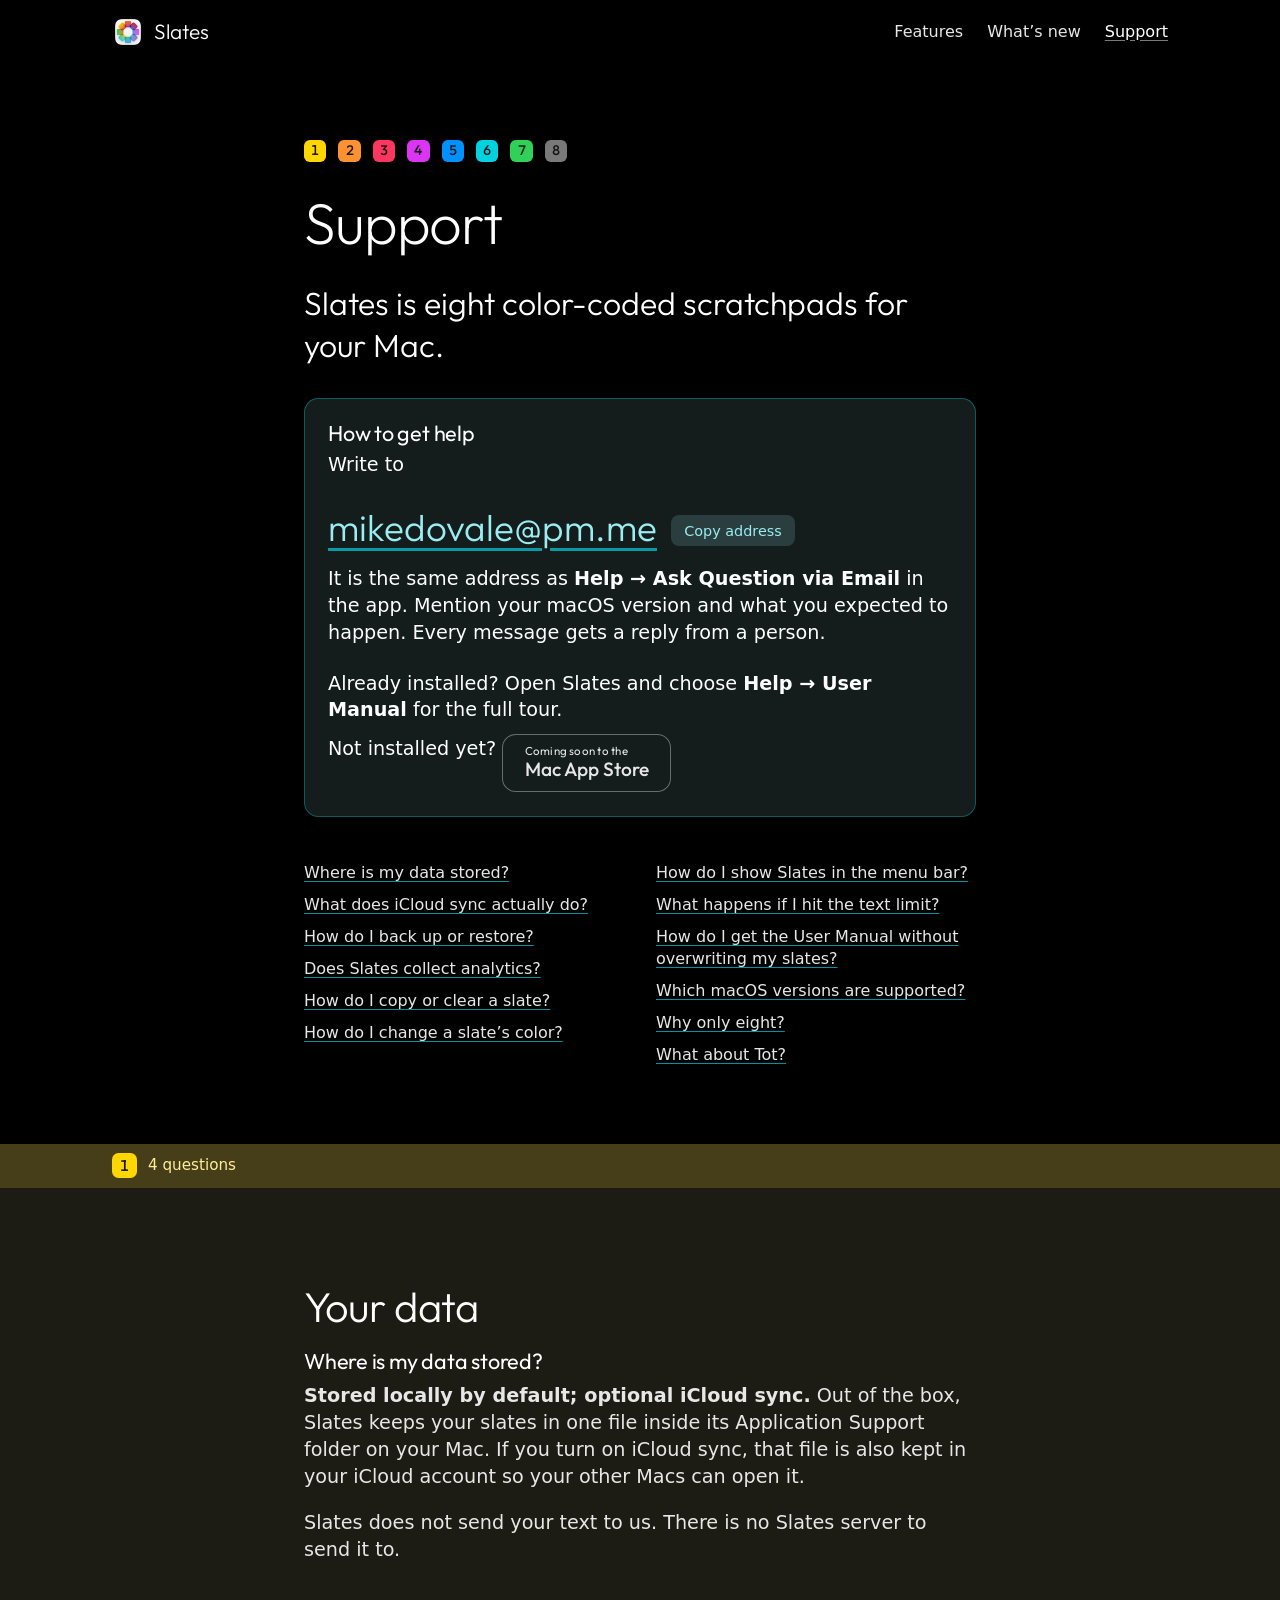
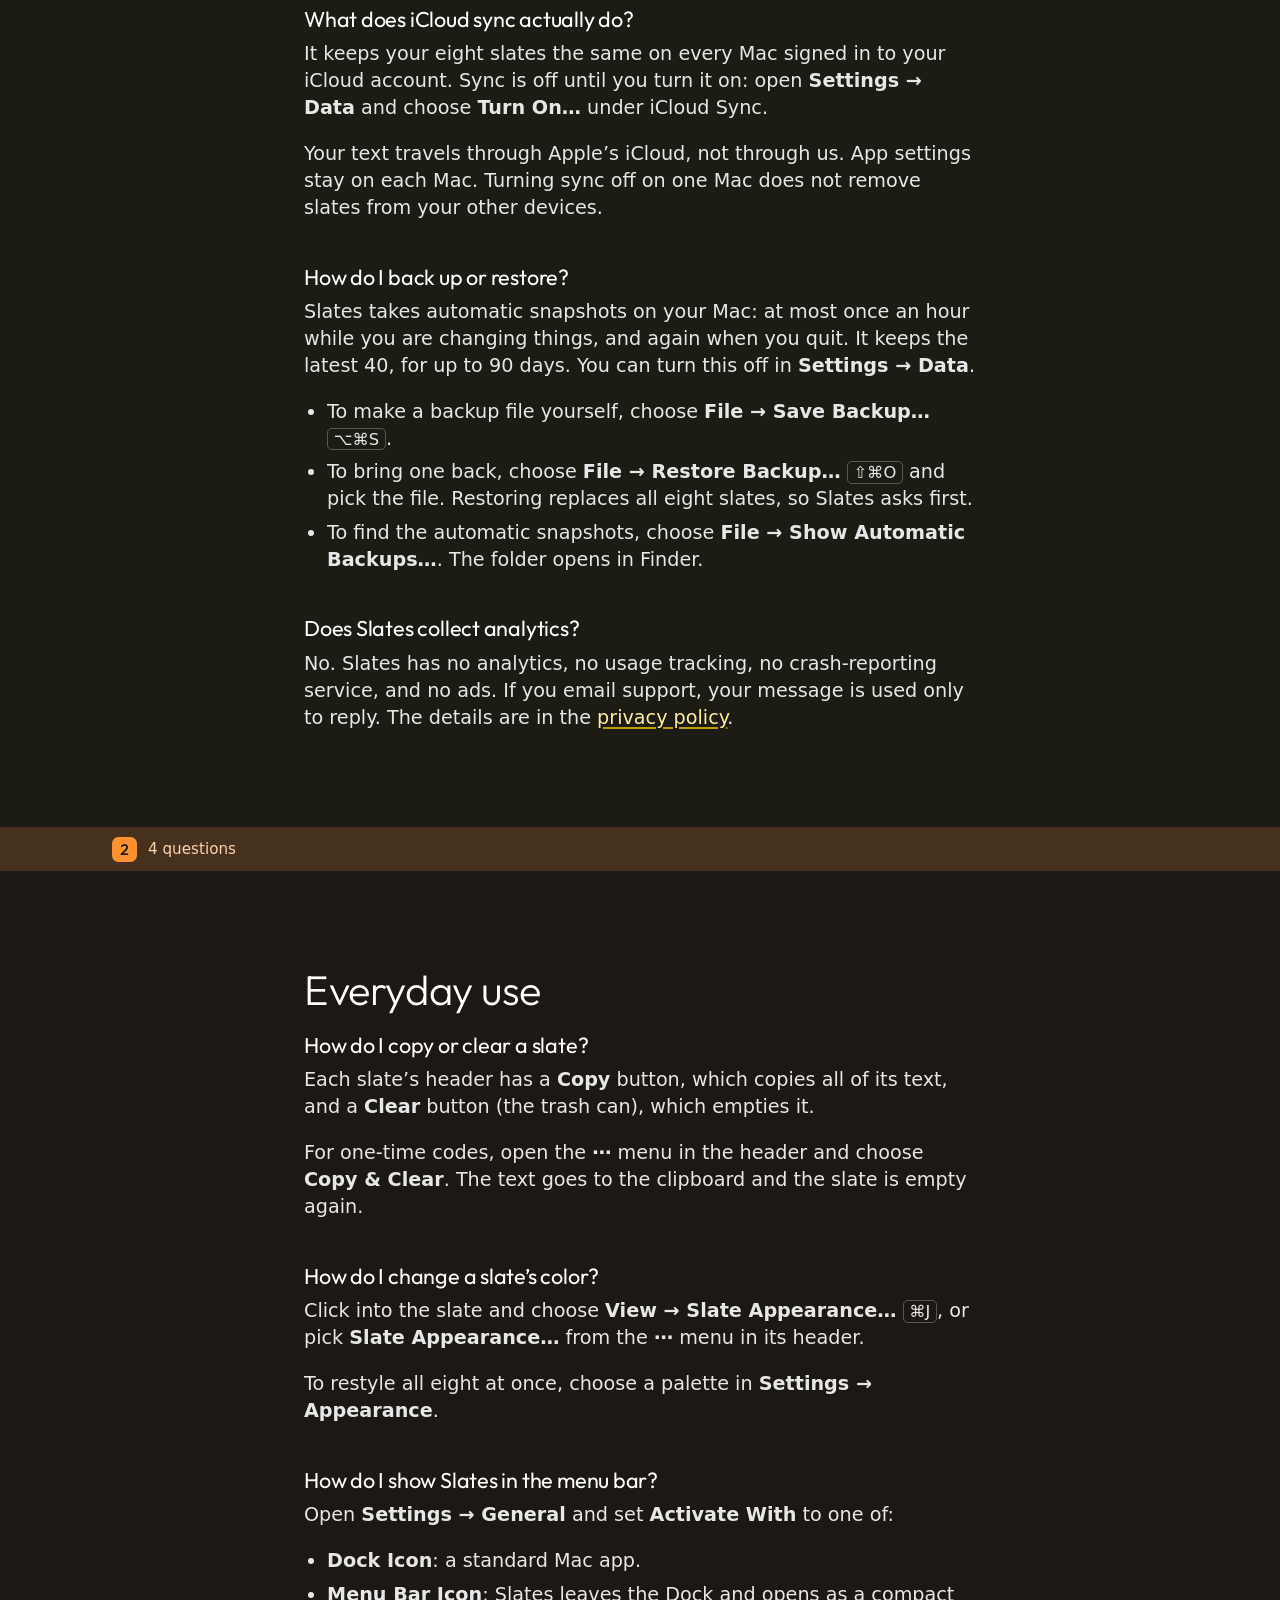
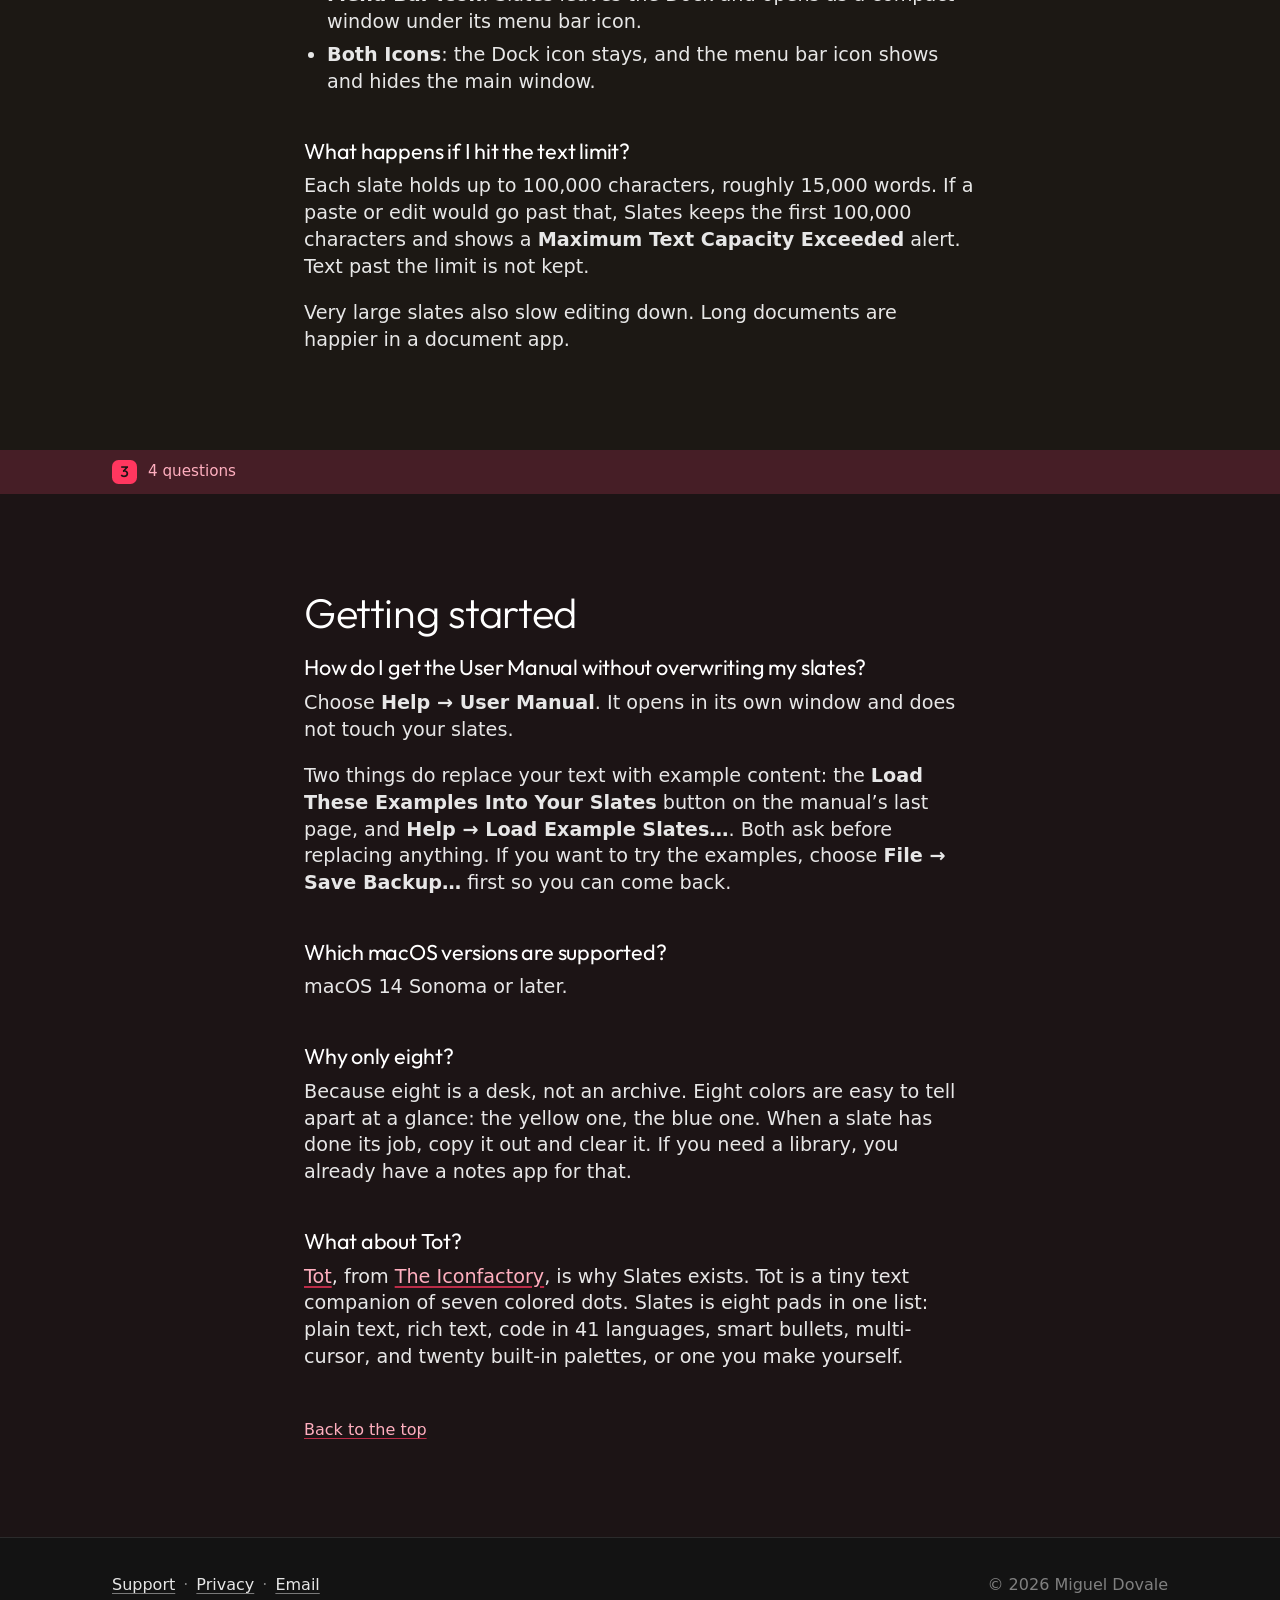
<file: support/index.html>
<!doctype html>
<html lang="en">
<head>
  <meta charset="utf-8">
  <meta name="viewport" content="width=device-width, initial-scale=1">
  <title>Support · Slates</title>
  <meta name="description" content="Help for Slates, eight color-coded scratchpads for the Mac. Email support and answers to common questions.">
  <meta name="theme-color" content="#131313">
  <meta name="color-scheme" content="dark">
  <link rel="canonical" href="https://slates.works/support/">
  <link rel="icon" href="../images/favicon.ico" sizes="any">
  <link rel="icon" href="../images/favicon-32.png" type="image/png" sizes="32x32">
  <link rel="apple-touch-icon" href="../images/apple-touch-icon.png">
  <link rel="preload" href="../fonts/outfit-latin.woff2" as="font" type="font/woff2" crossorigin>
  <link rel="stylesheet" href="../css/tokens.css">
  <link rel="stylesheet" href="../css/site.css">
  <meta property="og:type" content="website">
  <meta property="og:site_name" content="Slates">
  <meta property="og:title" content="Slates Support">
  <meta property="og:description" content="Email support and answers to common questions about Slates for Mac.">
  <meta property="og:url" content="https://slates.works/support/">
  <meta property="og:image" content="https://slates.works/images/og.png">
  <meta property="og:image:width" content="1200">
  <meta property="og:image:height" content="630">
  <meta property="og:image:alt" content="The Slates app icon beside eight numbered color squares, the name Slates, and the line Eight color-coded scratchpads for quick capture.">
  <meta name="twitter:card" content="summary_large_image">
  <meta name="twitter:image" content="https://slates.works/images/og.png">
  <script src="../js/support.js" defer></script>
</head>
<body>
  <a class="skip" href="#main">Skip to content</a>

  <header class="site-bar">
    <div class="site-bar-inner">
      <a class="brand" href="../"><img src="../images/app-icon-64.png" alt="" width="32" height="32">Slates</a>
      <nav aria-label="Main">
        <ul class="site-nav">
          <li><a href="../features/">Features</a></li>
          <li><a href="../history/">What’s new</a></li>
          <li><a href="./" aria-current="page">Support</a></li>
        </ul>
      </nav>
    </div>
  </header>

  <main id="main">
    <section class="page-title slot-6" aria-labelledby="title">
      <div class="measure">
        <ul class="strip" aria-hidden="true">
          <li><span class="dot slot-1">1</span></li>
          <li><span class="dot slot-2">2</span></li>
          <li><span class="dot slot-3">3</span></li>
          <li><span class="dot slot-4">4</span></li>
          <li><span class="dot slot-5">5</span></li>
          <li><span class="dot slot-6">6</span></li>
          <li><span class="dot slot-7">7</span></li>
          <li><span class="dot slot-8">8</span></li>
        </ul>
        <h1 id="title">Support</h1>
        <p class="lead">Slates is eight color-coded scratchpads for your Mac.</p>

        <div class="contact">
          <h2>How to get help</h2>
          <p>Write to</p>
          <a class="mail" href="mailto:mikedovale@pm.me?subject=Slates">mikedovale@pm.me</a>
          <p>It is the same address as <span class="ui">Help → Ask Question via Email</span> in the app. Mention your macOS version and what you expected to happen. Every message gets a reply from a person.</p>
          <ul class="contact-list">
            <li>Already installed? Open Slates and choose <span class="ui">Help → User Manual</span> for the full tour.</li>
            <li>Not installed yet? <span class="store store-soon"><small>Coming soon to the</small> <span>Mac App Store</span></span></li>
          </ul>
        </div>

        <nav aria-labelledby="faq-index-title">
          <h2 id="faq-index-title" class="visually-hidden">Questions on this page</h2>
          <ul class="faq-index">
            <li><a href="#data">Where is my data stored?</a></li>
            <li><a href="#icloud">What does iCloud sync actually do?</a></li>
            <li><a href="#backup">How do I back up or restore?</a></li>
            <li><a href="#analytics">Does Slates collect analytics?</a></li>
            <li><a href="#copy">How do I copy or clear a slate?</a></li>
            <li><a href="#color">How do I change a slate’s color?</a></li>
            <li><a href="#menu-bar">How do I show Slates in the menu bar?</a></li>
            <li><a href="#limit">What happens if I hit the text limit?</a></li>
            <li><a href="#manual">How do I get the User Manual without overwriting my slates?</a></li>
            <li><a href="#macos">Which macOS versions are supported?</a></li>
            <li><a href="#eight">Why only eight?</a></li>
            <li><a href="#tot">What about Tot?</a></li>
          </ul>
        </nav>
      </div>
    </section>

    <section class="band slot-1" aria-labelledby="your-data">
      <div class="band-head">
        <div class="band-head-inner"><span class="dot" aria-hidden="true">1</span><span>4 questions</span></div>
      </div>
      <div class="band-body">
        <div class="measure">
          <h2 id="your-data">Your data</h2>

          <article class="qa" id="data">
            <h3>Where is my data stored?</h3>
            <p><strong>Stored locally by default; optional iCloud sync.</strong> Out of the box, Slates keeps your slates in one file inside its Application Support folder on your Mac. If you turn on iCloud sync, that file is also kept in your iCloud account so your other Macs can open it.</p>
            <p>Slates does not send your text to us. There is no Slates server to send it to.</p>
          </article>

          <article class="qa" id="icloud">
            <h3>What does iCloud sync actually do?</h3>
            <p>It keeps your eight slates the same on every Mac signed in to your iCloud account. Sync is off until you turn it on: open <span class="ui">Settings → Data</span> and choose <span class="ui">Turn On…</span> under iCloud Sync.</p>
            <p>Your text travels through Apple’s iCloud, not through us. App settings stay on each Mac. Turning sync off on one Mac does not remove slates from your other devices.</p>
          </article>

          <article class="qa" id="backup">
            <h3>How do I back up or restore?</h3>
            <p>Slates takes automatic snapshots on your Mac: at most once an hour while you are changing things, and again when you quit. It keeps the latest 40, for up to 90 days. You can turn this off in <span class="ui">Settings → Data</span>.</p>
            <ul>
              <li>To make a backup file yourself, choose <span class="ui">File → Save Backup…</span> <kbd><span aria-hidden="true">⌥⌘S</span><span class="visually-hidden">Option-Command-S</span></kbd>.</li>
              <li>To bring one back, choose <span class="ui">File → Restore Backup…</span> <kbd><span aria-hidden="true">⇧⌘O</span><span class="visually-hidden">Shift-Command-O</span></kbd> and pick the file. Restoring replaces all eight slates, so Slates asks first.</li>
              <li>To find the automatic snapshots, choose <span class="ui">File → Show Automatic Backups…</span>. The folder opens in Finder.</li>
            </ul>
          </article>

          <article class="qa" id="analytics">
            <h3>Does Slates collect analytics?</h3>
            <p>No. Slates has no analytics, no usage tracking, no crash-reporting service, and no ads. If you email support, your message is used only to reply. The details are in the <a href="../privacy/">privacy policy</a>.</p>
          </article>
        </div>
      </div>
    </section>

    <section class="band slot-2" aria-labelledby="everyday">
      <div class="band-head">
        <div class="band-head-inner"><span class="dot" aria-hidden="true">2</span><span>4 questions</span></div>
      </div>
      <div class="band-body">
        <div class="measure">
          <h2 id="everyday">Everyday use</h2>

          <article class="qa" id="copy">
            <h3>How do I copy or clear a slate?</h3>
            <p>Each slate’s header has a <span class="ui">Copy</span> button, which copies all of its text, and a <span class="ui">Clear</span> button (the trash can), which empties it.</p>
            <p>For one-time codes, open the <span class="ui">⋯</span> menu in the header and choose <span class="ui">Copy &amp; Clear</span>. The text goes to the clipboard and the slate is empty again.</p>
          </article>

          <article class="qa" id="color">
            <h3>How do I change a slate’s color?</h3>
            <p>Click into the slate and choose <span class="ui">View → Slate Appearance…</span> <kbd><span aria-hidden="true">⌘J</span><span class="visually-hidden">Command-J</span></kbd>, or pick <span class="ui">Slate Appearance…</span> from the <span class="ui">⋯</span> menu in its header.</p>
            <p>To restyle all eight at once, choose a palette in <span class="ui">Settings → Appearance</span>.</p>
          </article>

          <article class="qa" id="menu-bar">
            <h3>How do I show Slates in the menu bar?</h3>
            <p>Open <span class="ui">Settings → General</span> and set <span class="ui">Activate With</span> to one of:</p>
            <ul>
              <li><strong>Dock Icon</strong>: a standard Mac app.</li>
              <li><strong>Menu Bar Icon</strong>: Slates leaves the Dock and opens as a compact window under its menu bar icon.</li>
              <li><strong>Both Icons</strong>: the Dock icon stays, and the menu bar icon shows and hides the main window.</li>
            </ul>
          </article>

          <article class="qa" id="limit">
            <h3>What happens if I hit the text limit?</h3>
            <p>Each slate holds up to 100,000 characters, roughly 15,000 words. If a paste or edit would go past that, Slates keeps the first 100,000 characters and shows a <span class="ui">Maximum Text Capacity Exceeded</span> alert. Text past the limit is not kept.</p>
            <p>Very large slates also slow editing down. Long documents are happier in a document app.</p>
          </article>
        </div>
      </div>
    </section>

    <section class="band slot-3" aria-labelledby="getting-started">
      <div class="band-head">
        <div class="band-head-inner"><span class="dot" aria-hidden="true">3</span><span>4 questions</span></div>
      </div>
      <div class="band-body">
        <div class="measure">
          <h2 id="getting-started">Getting started</h2>

          <article class="qa" id="manual">
            <h3>How do I get the User Manual without overwriting my slates?</h3>
            <p>Choose <span class="ui">Help → User Manual</span>. It opens in its own window and does not touch your slates.</p>
            <p>Two things do replace your text with example content: the <span class="ui">Load These Examples Into Your Slates</span> button on the manual’s last page, and <span class="ui">Help → Load Example Slates…</span>. Both ask before replacing anything. If you want to try the examples, choose <span class="ui">File → Save Backup…</span> first so you can come back.</p>
          </article>

          <article class="qa" id="macos">
            <h3>Which macOS versions are supported?</h3>
            <p>macOS 14 Sonoma or later.</p>
          </article>

          <article class="qa" id="eight">
            <h3>Why only eight?</h3>
            <p>Because eight is a desk, not an archive. Eight colors are easy to tell apart at a glance: the yellow one, the blue one. When a slate has done its job, copy it out and clear it. If you need a library, you already have a notes app for that.</p>
          </article>

          <article class="qa" id="tot">
            <h3>What about Tot?</h3>
            <p><a href="https://tot.rocks">Tot</a>, from <a href="https://www.iconfactory.com">The Iconfactory</a>, is why Slates exists. Tot is a tiny text companion of seven colored dots. Slates is eight pads in one list: plain text, rich text, code in 41 languages, smart bullets, multi-cursor, and twenty built-in palettes, or one you make yourself.</p>
          </article>

          <p class="back-top"><a href="#main">Back to the top</a></p>
        </div>
      </div>
    </section>
  </main>

  <footer class="site-foot">
    <div class="site-foot-inner">
      <nav aria-label="Footer">
        <ul>
          <li><a href="./">Support</a></li>
          <li><a href="../privacy/">Privacy</a></li>
          <li><a href="mailto:mikedovale@pm.me?subject=Slates">Email</a></li>
        </ul>
      </nav>
      <p>© 2026 Miguel Dovale</p>
    </div>
  </footer>
</body>
</html>
</file>
<file: css/tokens.css>
/*
 * Slates palette tokens.
 * Hex values match the app's built-in Slates Dark and Slates Light palettes.
 * Do not add a ninth color. See BLUEPRINT.md §8.2.
 */

:root {
  /* Slates Dark: accents, the eight identities */
  --slate-1: #ffd600;
  --slate-2: #ff9230;
  --slate-3: #ff375f;
  --slate-4: #db34f2;
  --slate-5: #0091ff;
  --slate-6: #00d2e0;
  --slate-7: #30d158;
  --slate-8: #797979;

  /* Slates Dark: chrome (text and icons on dark UI) */
  --chrome-1: #ffee99;
  --chrome-2: #ffd3ad;
  --chrome-3: #ffafbf;
  --chrome-4: #f1aef9;
  --chrome-5: #99d3ff;
  --chrome-6: #99edf3;
  --chrome-7: #adedbd;
  --chrome-8: #e7e7e7;

  /* Slates Dark: slate backgrounds */
  --bg-1: #1c1b14;
  --bg-2: #1c1814;
  --bg-3: #1c1415;
  --bg-4: #1b141c;
  --bg-5: #14181c;
  --bg-6: #141c1c;
  --bg-7: #141c16;
  --bg-8: #131313;

  /* Slates Dark: slate headers */
  --header-1: #463e18;
  --header-2: #46311e;
  --header-3: #461e26;
  --header-4: #401e44;
  --header-5: #183246;
  --header-6: #193f42;
  --header-7: #1e4026;
  --header-8: #2b2b2b;

  /* Slates Dark: digit drawn on a numbered circle */
  --digit-1: #1c1b14;
  --digit-2: #1c1814;
  --digit-3: #1c1415;
  --digit-4: #1b141c;
  --digit-5: #14181c;
  --digit-6: #141c1c;
  --digit-7: #141c16;
  --digit-8: #131313;

  /* Slates Light: washes, headers, chrome (long reading on /privacy) */
  --light-bg-1: #f0ece0;
  --light-bg-2: #f0e7e0;
  --light-bg-3: #f0e0e3;
  --light-bg-4: #eee0ef;
  --light-bg-5: #e0e8ef;
  --light-bg-6: #e0efef;
  --light-bg-7: #e0efe3;
  --light-bg-8: #f9f9f9;

  --light-header-1: #e0d4a3;
  --light-header-2: #e0c2a7;
  --light-header-3: #e0a7b2;
  --light-header-4: #d6a8dc;
  --light-header-5: #a3c3e0;
  --light-header-6: #a3d7db;
  --light-header-7: #a8dab5;
  --light-header-8: #fefefe;

  --light-chrome-1: #806b00;
  --light-chrome-2: #804918;
  --light-chrome-3: #801c30;
  --light-chrome-4: #6e1a79;
  --light-chrome-5: #004880;
  --light-chrome-6: #006970;
  --light-chrome-7: #18682c;
  --light-chrome-8: #7f7f7f;

  /* Page chrome */
  --ground: #000000;
  --ground-raised: #131313;
  --ink: #ffffff;
  --ink-soft: #e7e7e7;
  --ink-dark: #141414;
  --muted: #808080;

  /* Type */
  --font-display: "Outfit", ui-sans-serif, system-ui, -apple-system, "Helvetica Neue", sans-serif;
  --font-body: ui-sans-serif, system-ui, -apple-system, "SF Pro Text", "Helvetica Neue", sans-serif;
  --font-mono: ui-monospace, "SF Mono", Menlo, monospace;

  /* Layout */
  --measure: 42rem;
  --wide: 72rem;
  --gutter: clamp(1.25rem, 5vw, 3rem);
  --band-pad: clamp(4rem, 9vw, 6rem);

  /* Motion (BLUEPRINT §8.7). Reduced motion turns all of it off in site.css. */
  --t-quick: 140ms;
  --t-base: 280ms;
  --t-stage: 420ms;
  --t-sweep: 600ms;
  --ease-out: cubic-bezier(0.2, 0.8, 0.2, 1);
  --ease-spring: var(--ease-out);
}

@supports (transition-timing-function: linear(0, 1)) {
  :root {
    /* A mild spring: overshoots about 4%, settles by 80% of the duration */
    --ease-spring: linear(0, 0.26 9%, 0.64 20%, 0.9 32%, 1.03 44%, 1.04 52%, 1.015 66%, 0.998 80%, 1);
  }
}
</file>
<file: css/site.css>
/*
 * Slates site: layout and type.
 * Palette lives in tokens.css. Each band sets a slot (1–8); links, emphasis,
 * and numbered markers inside it pick up that slot's colors.
 */

@font-face {
  font-family: "Outfit";
  src: url("../fonts/outfit-latin.woff2") format("woff2");
  font-weight: 100 900;
  font-style: normal;
  font-display: swap;
}

/* ---------- Slots ---------- */

.slot-1 { --accent: var(--slate-1); --chrome: var(--chrome-1); --wash: var(--bg-1); --header: var(--header-1); --digit: var(--digit-1); }
.slot-2 { --accent: var(--slate-2); --chrome: var(--chrome-2); --wash: var(--bg-2); --header: var(--header-2); --digit: var(--digit-2); }
.slot-3 { --accent: var(--slate-3); --chrome: var(--chrome-3); --wash: var(--bg-3); --header: var(--header-3); --digit: var(--digit-3); }
.slot-4 { --accent: var(--slate-4); --chrome: var(--chrome-4); --wash: var(--bg-4); --header: var(--header-4); --digit: var(--digit-4); }
.slot-5 { --accent: var(--slate-5); --chrome: var(--chrome-5); --wash: var(--bg-5); --header: var(--header-5); --digit: var(--digit-5); }
.slot-6 { --accent: var(--slate-6); --chrome: var(--chrome-6); --wash: var(--bg-6); --header: var(--header-6); --digit: var(--digit-6); }
.slot-7 { --accent: var(--slate-7); --chrome: var(--chrome-7); --wash: var(--bg-7); --header: var(--header-7); --digit: var(--digit-7); }
.slot-8 { --accent: var(--slate-8); --chrome: var(--chrome-8); --wash: var(--bg-8); --header: var(--header-8); --digit: var(--digit-8); }

/* Slates Light, for long reading on /privacy */
.light { color: var(--ink-dark); }
.light.slot-1 { --wash: var(--light-bg-1); --header: var(--light-header-1); --chrome: var(--light-chrome-1); }
.light.slot-2 { --wash: var(--light-bg-2); --header: var(--light-header-2); --chrome: var(--light-chrome-2); }
.light.slot-3 { --wash: var(--light-bg-3); --header: var(--light-header-3); --chrome: var(--light-chrome-3); }
.light.slot-4 { --wash: var(--light-bg-4); --header: var(--light-header-4); --chrome: var(--light-chrome-4); }
.light.slot-5 { --wash: var(--light-bg-5); --header: var(--light-header-5); --chrome: var(--light-chrome-5); }
.light.slot-6 { --wash: var(--light-bg-6); --header: var(--light-header-6); --chrome: var(--light-chrome-6); }
.light.slot-7 { --wash: var(--light-bg-7); --header: var(--light-header-7); --chrome: var(--light-chrome-7); }
.light.slot-8 { --wash: var(--light-bg-8); --header: #ececec; --chrome: #5f5f5f; }

/* ---------- Base ---------- */

*,
*::before,
*::after {
  box-sizing: border-box;
}

html {
  --accent: var(--slate-8);
  --chrome: var(--chrome-8);
  background: var(--ground);
  color: var(--ink);
  font-family: var(--font-body);
  font-size: 100%;
  -webkit-text-size-adjust: 100%;
  text-size-adjust: 100%;
  scroll-behavior: smooth;
}

body {
  display: flex;
  flex-direction: column;
  min-height: 100vh;
  margin: 0;
  font-size: 1.2rem;
  line-height: 1.4;
  -webkit-font-smoothing: antialiased;
  -moz-osx-font-smoothing: grayscale;
  text-rendering: optimizeLegibility;
}

img {
  display: block;
  max-width: 100%;
  height: auto;
}

h1,
h2,
h3 {
  font-family: var(--font-display);
  font-weight: 300;
  line-height: 1.1;
  letter-spacing: -0.01em;
  margin: 0 0 0.5em;
  text-wrap: balance;
}

h2 {
  font-size: clamp(1.9rem, 4.2vw, 2.6rem);
}

h3 {
  font-size: 1.35rem;
  font-weight: 400;
}

p,
ul,
ol,
dl {
  margin: 0 0 1em;
}

p:last-child,
ul:last-child,
ol:last-child {
  margin-bottom: 0;
}

em {
  font-style: normal;
  color: var(--chrome);
}

strong {
  font-weight: 600;
}

a {
  color: var(--chrome);
  text-decoration-line: underline;
  text-decoration-color: color-mix(in srgb, var(--accent) 70%, transparent);
  text-decoration-thickness: 0.08em;
  text-underline-offset: 0.18em;
}

a:hover {
  text-decoration-color: var(--accent);
  text-decoration-thickness: 0.12em;
}

:focus-visible {
  outline: 3px solid var(--accent);
  outline-offset: 3px;
  border-radius: 4px;
}

kbd {
  font-family: var(--font-body);
  font-size: 0.85em;
  white-space: nowrap;
  padding: 0.05em 0.35em;
  border: 1px solid color-mix(in srgb, currentColor 30%, transparent);
  border-radius: 0.3em;
}

/* Menu and setting names, as they read in the app */
.ui {
  font-weight: 600;
}

.visually-hidden {
  position: absolute;
  width: 1px;
  height: 1px;
  overflow: hidden;
  clip-path: inset(50%);
  white-space: nowrap;
}

main {
  flex: 1;
}

.skip {
  position: absolute;
  left: 1rem;
  top: -4rem;
  z-index: 1;
  padding: 0.6rem 1rem;
  background: var(--ink);
  color: var(--ground);
  border-radius: 0.5rem;
  text-decoration: none;
}

.skip:focus {
  top: 1rem;
}

/* ---------- Numbered markers ---------- */

.dot {
  --size: 1.6rem;
  display: inline-grid;
  place-items: center;
  flex: none;
  width: var(--size);
  height: var(--size);
  border-radius: 26%;
  background: var(--accent);
  color: var(--digit);
  font-family: var(--font-display);
  font-size: calc(var(--size) * 0.62);
  font-weight: 500;
  font-variant-numeric: tabular-nums;
  line-height: 1;
}

.strip {
  display: flex;
  justify-content: center;
  gap: clamp(0.4rem, 1.4vw, 0.75rem);
  margin: 0;
  padding: 0;
  list-style: none;
}

.strip .dot {
  --size: clamp(2.2rem, 7vw, 3.25rem);
}

/* ---------- Site bar ---------- */

.site-bar {
  background: var(--ground);
}

.site-bar-inner {
  display: flex;
  align-items: center;
  justify-content: space-between;
  gap: 1rem;
  max-width: var(--wide);
  margin: 0 auto;
  padding: 1rem var(--gutter);
}

.brand {
  display: inline-flex;
  align-items: center;
  gap: 0.6rem;
  color: var(--ink);
  font-family: var(--font-display);
  font-size: 1.3rem;
  font-weight: 300;
  text-decoration: none;
}

.brand img {
  width: 2rem;
  height: 2rem;
}

.site-nav {
  display: flex;
  flex-wrap: wrap;
  gap: 0.25rem 1.5rem;
  margin: 0;
  padding: 0;
  list-style: none;
  font-size: 1rem;
}

.site-nav a {
  color: var(--ink-soft);
  text-decoration: none;
}

.site-nav a:hover,
.site-nav a[aria-current="page"] {
  color: var(--ink);
  text-decoration: underline;
  text-decoration-color: var(--slate-8);
}

/* ---------- Bands: each section is a slate ---------- */

.band {
  background: var(--wash);
}

.band-head {
  background: var(--header);
  color: var(--chrome);
}

.band-head-inner {
  display: flex;
  align-items: center;
  gap: 0.7rem;
  max-width: var(--wide);
  min-height: 2.75rem;
  margin: 0 auto;
  padding: 0.45rem var(--gutter);
  font-size: 0.95rem;
}

.band-head .dot {
  --size: 1.55rem;
}

.band-body {
  padding: var(--band-pad) var(--gutter);
}

.measure {
  max-width: var(--measure);
  margin: 0 auto;
}

.wide {
  max-width: var(--wide);
  margin: 0 auto;
}

.lead {
  font-family: var(--font-display);
  font-size: clamp(1.45rem, 3vw, 2rem);
  font-weight: 300;
  line-height: 1.3;
}

.note {
  color: color-mix(in srgb, currentColor 72%, transparent);
  font-size: 1rem;
}

/* ---------- Hero: the Stage ---------- */

/*
 * A MacBook Pro on stage, driven by the 1–8 glyph toolbar under it. Every
 * state comes from radio inputs and :has(), so it works without JavaScript.
 *   hover glyph N  → preview slate N (hover wins over the pinned choice)
 *   check glyph N  → pin slate N (click, tap, arrows, or digits via JS)
 *   check ‹        → all slates, the list (the app's ⌘\)
 */

@property --hero-accent {
  syntax: "<color>";
  inherits: true;
  initial-value: #ffd600;
}

.hero {
  --hero-accent: var(--slate-1);
  --stage-w: min(100%, 68rem, max(22rem, calc((100vh - 21rem) * 1.6)));
  position: relative;
  padding: clamp(1rem, 2.5vw, 1.75rem) var(--gutter) clamp(4rem, 9vw, 6rem);
  text-align: center;
  background:
    radial-gradient(
      44rem 30rem at 50% 58%,
      color-mix(in srgb, var(--hero-accent) 9%, transparent),
      transparent 70%
    ),
    var(--ground);
  transition: --hero-accent var(--t-stage) var(--ease-out);
}

@supports (height: 100svh) {
  .hero {
    --stage-w: min(100%, 68rem, max(22rem, calc((100svh - 21rem) * 1.6)));
  }
}

.hero-head {
  position: relative;
  z-index: 2;
}

.hero-icon {
  width: clamp(3rem, 6vw, 3.75rem);
  height: auto;
  margin: 0 auto 0.4rem;
}

.hero-icon-button {
  display: block;
  margin: 0 auto;
  padding: 0;
  border: 0;
  background: none;
  cursor: pointer;
  border-radius: 24%;
  transition: transform var(--t-quick) var(--ease-spring);
}

.hero-icon-button:active {
  transform: scale(0.94);
}

.hero h1 {
  font-size: clamp(1.2rem, 2.2vw, 1.45rem);
  font-weight: 300;
  letter-spacing: 0.02em;
  margin-bottom: 0.35rem;
}

.pitch {
  max-width: 16em;
  margin: 0 auto;
  font-family: var(--font-display);
  font-size: clamp(2.1rem, 4.6vw, 3.3rem);
  font-weight: 250;
  line-height: 1.05;
  letter-spacing: -0.02em;
  text-wrap: balance;
}

.hero em {
  color: color-mix(in oklab, var(--hero-accent) 72%, #fff);
}

/* The photograph, with the screen rectangle stacked on top of it */

.stage-frame {
  position: relative;
  width: var(--stage-w);
  margin: -1.5% auto 0;
  aspect-ratio: 2000 / 1250;
}

/* The studio backdrop dissolves into the page on eased ramps (no banding);
   the laptop itself stays fully opaque. */
.stage-photo img {
  --fade-x: linear-gradient(to right,
    transparent, rgb(0 0 0 / 0.06) 1.2%, rgb(0 0 0 / 0.2) 2.6%, rgb(0 0 0 / 0.42) 4%,
    rgb(0 0 0 / 0.66) 5.4%, rgb(0 0 0 / 0.86) 6.8%, #000 8.4%,
    #000 91.6%, rgb(0 0 0 / 0.86) 93.2%, rgb(0 0 0 / 0.66) 94.6%,
    rgb(0 0 0 / 0.42) 96%, rgb(0 0 0 / 0.2) 97.4%, rgb(0 0 0 / 0.06) 98.8%, transparent);
  --fade-y: linear-gradient(to bottom,
    transparent, rgb(0 0 0 / 0.08) 2%, rgb(0 0 0 / 0.26) 4.5%, rgb(0 0 0 / 0.52) 7%,
    rgb(0 0 0 / 0.78) 9%, #000 11%,
    #000 84%, rgb(0 0 0 / 0.7) 88%, rgb(0 0 0 / 0.36) 92%, rgb(0 0 0 / 0.12) 96%, transparent);
  width: 100%;
  -webkit-mask-image: var(--fade-x), var(--fade-y);
  -webkit-mask-composite: source-in;
  mask-image: var(--fade-x), var(--fade-y);
  mask-composite: intersect;
}

/*
 * Screen rectangle inside the stage photo. Both come from the 6400×4800
 * MacBook Pro 16" renders: the photo is the crop 5760×3600+320+560, each
 * screen image the crop 3968×2560+1216+960. Everything outside the screen
 * is pixel-identical across renders, so the seams are invisible.
 */
.screen {
  position: absolute;
  left: 15.5556%;
  top: 11.1111%;
  width: 68.8889%;
  height: 71.1111%;
}

.layer,
.scr,
.scr-list {
  position: absolute;
  inset: 0;
}

/* Each layer is its own stacking context; Light always paints above Dark */
.layer-dark,
.mode-layer-dark {
  z-index: 1;
}

.layer-light,
.mode-layer-light {
  z-index: 2;
}

.scr img,
.scr-list img {
  width: 100%;
  height: 100%;
}

/*
 * Rise: a slate fills the screen. List and focus windows differ in size, so
 * a plain cross-fade would show two windows at once. Instead the incoming
 * frame arrives dimmed, covers the old one, then brightens; leaving reverses
 * that. Leaving also waits briefly, so sweeping across glyphs never drops
 * back to the list in between.
 */
.scr {
  display: none;
  opacity: 0;
  filter: brightness(0.3);
  z-index: 1;
  transition:
    filter 160ms ease-in 180ms,
    opacity 200ms var(--ease-out) 320ms,
    display 0s linear 520ms allow-discrete;
}

/* Spill: the screen's light on the reflective surface */
.spill {
  position: absolute;
  left: 0;
  right: 0;
  top: 80%;
  height: 20%;
  pointer-events: none;
  background: radial-gradient(
    38% 52% at 50% 42%,
    color-mix(in srgb, var(--spill, var(--hero-accent)) 60%, transparent),
    transparent 100%
  );
  mix-blend-mode: screen;
  opacity: 0.35;
  transition: opacity var(--t-stage) var(--ease-out);
}

/* The toolbar: ‹ and glyphs 1–8, then the appearance switch */

.stage-bar {
  position: relative;
  z-index: 3;
  display: flex;
  flex-wrap: wrap;
  align-items: center;
  justify-content: center;
  gap: 0.6rem;
  width: var(--stage-w);
  margin: -5% auto 0;
}

.picker,
.seg {
  min-width: 0;
  margin: 0;
  padding: 0;
  border: 0;
}

.picker input,
.seg input {
  position: absolute;
  width: 1px;
  height: 1px;
  opacity: 0;
  pointer-events: none;
}

.picks,
.seg {
  display: flex;
  align-items: center;
  border-radius: 0.8rem;
  background: #161616;
  box-shadow:
    inset 0 0 0 1px #2b2b2b,
    0 0.75rem 2rem rgba(0, 0, 0, 0.6);
}

.picks {
  padding: 0.2rem 0.35rem;
}

.pick {
  display: grid;
  place-items: center;
  padding: 0.35rem 0.2rem;
  cursor: pointer;
  -webkit-tap-highlight-color: transparent;
}

.pick-0 {
  padding-inline: 0.45rem 0.6rem;
  color: #a0a0a0;
  opacity: 0.45;
  transition: opacity var(--t-quick) var(--ease-out);
}

.pick-0:hover,
.stage:has(#s1:checked, #s2:checked, #s3:checked, #s4:checked, #s5:checked, #s6:checked, #s7:checked, #s8:checked) .pick-0 {
  opacity: 1;
}

.chev {
  width: 1.1rem;
  height: 1.1rem;
}

.pick .dot {
  --size: clamp(1.75rem, 5.2vw, 2.35rem);
  position: relative;
  opacity: 0.42;
  transition:
    opacity var(--t-quick) var(--ease-out),
    transform var(--t-quick) var(--ease-spring);
}

/* Glow like the app's selected glyph: a soft halo and a faint top highlight */
.pick .dot::after {
  content: "";
  position: absolute;
  inset: 0;
  border-radius: inherit;
  box-shadow:
    inset 0 1px 0 rgba(255, 255, 255, 0.45),
    0 0 0.35rem color-mix(in srgb, var(--accent) 70%, transparent),
    0 0 1.3rem color-mix(in srgb, var(--accent) 55%, transparent);
  opacity: 0;
  transition: opacity var(--t-base) var(--ease-out);
}

.pick:hover .dot {
  opacity: 0.8;
}

.pick:active .dot {
  transform: scale(0.94);
}

.picker input:focus-visible + .pick {
  outline: 3px solid var(--hero-accent);
  outline-offset: -1px;
  border-radius: 0.55rem;
}

/* Idle, the list: glyph 1 softly lit, as in the app */
.stage:has(.pick-0:hover) .pick-1 .dot,
.stage:not(:has(.pick:hover)):has(#s0:checked) .pick-1 .dot {
  opacity: 0.75;
}

/* Segmented control: the appearance switch, and the demos on /features */
.seg {
  padding: 0.2rem;
  font-size: 0.9rem;
}

.seg label {
  padding: 0.45rem 0.85rem;
  border-radius: 0.6rem;
  color: #a0a0a0;
  cursor: pointer;
  transition:
    background-color var(--t-quick) var(--ease-out),
    color var(--t-quick) var(--ease-out);
}

.seg label:hover {
  color: var(--ink);
}

.seg input:focus-visible + label {
  outline: 3px solid var(--hero-accent, var(--accent));
  outline-offset: -1px;
}

/* An untouched Dark | Light switch shows the appearance the demo follows */
.seg input:checked + label,
.look:not(:has(:checked)) label:first-of-type {
  background: #333;
  color: var(--ink);
}

/* The status line, in the app's footer style */
.stage-status {
  min-height: 1.5em;
  margin: 1.1rem 0 0;
  color: var(--muted);
  font-size: 0.9rem;
  font-variant-numeric: tabular-nums;
}

.stage-status kbd {
  border: 0;
  padding: 0;
  font-size: 1em;
}

.st {
  display: none;
}

/* ----- State: which slate is on screen ----- */

.stage:has(.pick-0:hover) .st-0,
.stage:not(:has(.pick:hover)):has(#s0:checked) .st-0 {
  display: inline;
}

.stage:has(.pick-1:hover) .scr-1,
.stage:not(:has(.pick:hover)):has(#s1:checked) .scr-1,
.stage:has(.pick-2:hover) .scr-2,
.stage:not(:has(.pick:hover)):has(#s2:checked) .scr-2,
.stage:has(.pick-3:hover) .scr-3,
.stage:not(:has(.pick:hover)):has(#s3:checked) .scr-3,
.stage:has(.pick-4:hover) .scr-4,
.stage:not(:has(.pick:hover)):has(#s4:checked) .scr-4,
.stage:has(.pick-5:hover) .scr-5,
.stage:not(:has(.pick:hover)):has(#s5:checked) .scr-5,
.stage:has(.pick-6:hover) .scr-6,
.stage:not(:has(.pick:hover)):has(#s6:checked) .scr-6,
.stage:has(.pick-7:hover) .scr-7,
.stage:not(:has(.pick:hover)):has(#s7:checked) .scr-7,
.stage:has(.pick-8:hover) .scr-8,
.stage:not(:has(.pick:hover)):has(#s8:checked) .scr-8 {
  display: block;
  opacity: 1;
  filter: none;
  z-index: 2;
  transition:
    opacity 160ms var(--ease-out),
    filter var(--t-base) var(--ease-out) 110ms,
    display 0s allow-discrete;
}

@starting-style {
  .stage:has(.pick-1:hover) .scr-1,
  .stage:not(:has(.pick:hover)):has(#s1:checked) .scr-1,
  .stage:has(.pick-2:hover) .scr-2,
  .stage:not(:has(.pick:hover)):has(#s2:checked) .scr-2,
  .stage:has(.pick-3:hover) .scr-3,
  .stage:not(:has(.pick:hover)):has(#s3:checked) .scr-3,
  .stage:has(.pick-4:hover) .scr-4,
  .stage:not(:has(.pick:hover)):has(#s4:checked) .scr-4,
  .stage:has(.pick-5:hover) .scr-5,
  .stage:not(:has(.pick:hover)):has(#s5:checked) .scr-5,
  .stage:has(.pick-6:hover) .scr-6,
  .stage:not(:has(.pick:hover)):has(#s6:checked) .scr-6,
  .stage:has(.pick-7:hover) .scr-7,
  .stage:not(:has(.pick:hover)):has(#s7:checked) .scr-7,
  .stage:has(.pick-8:hover) .scr-8,
  .stage:not(:has(.pick:hover)):has(#s8:checked) .scr-8 {
    opacity: 0;
    filter: brightness(0.3);
  }
}

.stage:has(.pick-1:hover) .pick-1 .dot,
.stage:not(:has(.pick:hover)):has(#s1:checked) .pick-1 .dot,
.stage:has(.pick-2:hover) .pick-2 .dot,
.stage:not(:has(.pick:hover)):has(#s2:checked) .pick-2 .dot,
.stage:has(.pick-3:hover) .pick-3 .dot,
.stage:not(:has(.pick:hover)):has(#s3:checked) .pick-3 .dot,
.stage:has(.pick-4:hover) .pick-4 .dot,
.stage:not(:has(.pick:hover)):has(#s4:checked) .pick-4 .dot,
.stage:has(.pick-5:hover) .pick-5 .dot,
.stage:not(:has(.pick:hover)):has(#s5:checked) .pick-5 .dot,
.stage:has(.pick-6:hover) .pick-6 .dot,
.stage:not(:has(.pick:hover)):has(#s6:checked) .pick-6 .dot,
.stage:has(.pick-7:hover) .pick-7 .dot,
.stage:not(:has(.pick:hover)):has(#s7:checked) .pick-7 .dot,
.stage:has(.pick-8:hover) .pick-8 .dot,
.stage:not(:has(.pick:hover)):has(#s8:checked) .pick-8 .dot {
  opacity: 1;
  transform: translateY(-1px);
}

.stage:has(.pick-1:hover) .pick-1 .dot::after,
.stage:not(:has(.pick:hover)):has(#s1:checked) .pick-1 .dot::after,
.stage:has(.pick-2:hover) .pick-2 .dot::after,
.stage:not(:has(.pick:hover)):has(#s2:checked) .pick-2 .dot::after,
.stage:has(.pick-3:hover) .pick-3 .dot::after,
.stage:not(:has(.pick:hover)):has(#s3:checked) .pick-3 .dot::after,
.stage:has(.pick-4:hover) .pick-4 .dot::after,
.stage:not(:has(.pick:hover)):has(#s4:checked) .pick-4 .dot::after,
.stage:has(.pick-5:hover) .pick-5 .dot::after,
.stage:not(:has(.pick:hover)):has(#s5:checked) .pick-5 .dot::after,
.stage:has(.pick-6:hover) .pick-6 .dot::after,
.stage:not(:has(.pick:hover)):has(#s6:checked) .pick-6 .dot::after,
.stage:has(.pick-7:hover) .pick-7 .dot::after,
.stage:not(:has(.pick:hover)):has(#s7:checked) .pick-7 .dot::after,
.stage:has(.pick-8:hover) .pick-8 .dot::after,
.stage:not(:has(.pick:hover)):has(#s8:checked) .pick-8 .dot::after {
  opacity: 1;
}

.stage:has(.pick-1:hover) .st-1,
.stage:not(:has(.pick:hover)):has(#s1:checked) .st-1,
.stage:has(.pick-2:hover) .st-2,
.stage:not(:has(.pick:hover)):has(#s2:checked) .st-2,
.stage:has(.pick-3:hover) .st-3,
.stage:not(:has(.pick:hover)):has(#s3:checked) .st-3,
.stage:has(.pick-4:hover) .st-4,
.stage:not(:has(.pick:hover)):has(#s4:checked) .st-4,
.stage:has(.pick-5:hover) .st-5,
.stage:not(:has(.pick:hover)):has(#s5:checked) .st-5,
.stage:has(.pick-6:hover) .st-6,
.stage:not(:has(.pick:hover)):has(#s6:checked) .st-6,
.stage:has(.pick-7:hover) .st-7,
.stage:not(:has(.pick:hover)):has(#s7:checked) .st-7,
.stage:has(.pick-8:hover) .st-8,
.stage:not(:has(.pick:hover)):has(#s8:checked) .st-8 {
  display: inline;
}

.stage:has(.pick-1:hover, .pick-2:hover, .pick-3:hover, .pick-4:hover, .pick-5:hover, .pick-6:hover, .pick-7:hover, .pick-8:hover) .spill,
.stage:not(:has(.pick:hover)):has(#s1:checked, #s2:checked, #s3:checked, #s4:checked, #s5:checked, #s6:checked, #s7:checked, #s8:checked) .spill {
  opacity: 0.9;
}

.stage:has(.pick-2:hover), .stage:not(:has(.pick:hover)):has(#s2:checked) { --hero-accent: var(--slate-2); }
.stage:has(.pick-3:hover), .stage:not(:has(.pick:hover)):has(#s3:checked) { --hero-accent: var(--slate-3); }
.stage:has(.pick-4:hover), .stage:not(:has(.pick:hover)):has(#s4:checked) { --hero-accent: var(--slate-4); }
.stage:has(.pick-5:hover), .stage:not(:has(.pick:hover)):has(#s5:checked) { --hero-accent: var(--slate-5); }
.stage:has(.pick-6:hover), .stage:not(:has(.pick:hover)):has(#s6:checked) { --hero-accent: var(--slate-6); }
.stage:has(.pick-7:hover), .stage:not(:has(.pick:hover)):has(#s7:checked) { --hero-accent: var(--slate-7); }
.stage:has(.pick-8:hover), .stage:not(:has(.pick:hover)):has(#s8:checked) { --hero-accent: var(--slate-8); }

/* ----- State: appearance (View → Theme) ----- */

/*
 * Sweep: Light is revealed left to right, and so is Dark on the way back.
 * Until the visitor picks, the Stage follows prefers-color-scheme; the page
 * ground stays dark either way.
 */
.layer-light {
  display: none;
  clip-path: inset(0 0 0 100%);
  transition:
    clip-path var(--t-sweep) var(--ease-out),
    display 0s linear var(--t-sweep) allow-discrete;
}

.layer-dark {
  transition: display 0s allow-discrete;
}

.stage:has(#look-light:checked) .layer-light {
  display: block;
  clip-path: inset(0);
  transition:
    clip-path var(--t-sweep) var(--ease-out),
    display 0s allow-discrete;
}

@starting-style {
  .stage:has(#look-light:checked) .layer-light {
    clip-path: inset(0 100% 0 0);
  }
}

.stage:has(#look-light:checked) .layer-dark {
  display: none;
  transition: display 0s linear var(--t-sweep) allow-discrete;
}

.stage:has(#look-light:checked) {
  --spill: color-mix(in srgb, var(--hero-accent) 22%, #fff3dc);
}

@media (prefers-color-scheme: light) {
  .stage:not(:has(#look-dark:checked)) .layer-light {
    display: block;
    clip-path: inset(0);
    transition:
      clip-path var(--t-sweep) var(--ease-out),
      display 0s allow-discrete;
  }

  .stage:not(:has(#look-dark:checked)) .layer-dark {
    display: none;
    transition: display 0s linear var(--t-sweep) allow-discrete;
  }

  .stage:not(:has(#look-dark:checked)) {
    --spill: color-mix(in srgb, var(--hero-accent) 22%, #fff3dc);
  }

  .look:not(:has(:checked)) label:first-of-type {
    background: none;
    color: #a0a0a0;
  }

  .look:not(:has(:checked)) label:last-of-type {
    background: #333;
    color: var(--ink);
  }
}

.hero-sub {
  max-width: 30rem;
  margin: 1.75rem auto 1.75rem;
  color: var(--ink-soft);
}

.cta {
  display: flex;
  flex-wrap: wrap;
  align-items: center;
  justify-content: center;
  gap: 0.75rem 1.5rem;
}

.req {
  color: var(--muted);
  font-size: 0.95rem;
  margin: 1.25rem 0 0;
}

.req a {
  color: var(--ink-soft);
}

/* ---------- App Store button ---------- */

.store {
  display: inline-flex;
  flex-direction: column;
  align-items: flex-start;
  gap: 0.05rem;
  padding: 0.7rem 1.4rem 0.75rem;
  border-radius: 0.85rem;
  background: var(--ink);
  color: var(--ground);
  font-family: var(--font-display);
  line-height: 1.1;
  text-align: left;
  text-decoration: none;
  transition: transform 0.18s ease;
}

.store small {
  font-size: 0.72rem;
  font-weight: 400;
  letter-spacing: 0.02em;
}

.store span {
  font-size: 1.2rem;
  font-weight: 500;
}

a.store:hover {
  transform: scale(1.03);
}

a.store:focus-visible {
  outline-color: var(--ink);
  outline-offset: 4px;
}

/* Until the listing is live: not a link, and does not pretend to be one */
.store-soon {
  background: transparent;
  color: var(--ink-soft);
  box-shadow: inset 0 0 0 1px color-mix(in srgb, var(--ink) 35%, transparent);
}

.light .store-soon {
  color: var(--ink-dark);
}

/* ---------- Photography ---------- */

.shot {
  margin: 0;
}

.shot img {
  width: 100%;
  border-radius: 2.5% / 2.4%;
  box-shadow:
    0 2.5rem 6rem rgba(0, 0, 0, 0.55),
    0 0 0 1px rgba(255, 255, 255, 0.06);
}

.shot figcaption {
  max-width: var(--measure);
  margin: 1.5rem auto 0;
  color: var(--chrome);
  font-size: 1rem;
  text-align: center;
}

.shot-hero {
  max-width: 56rem;
  margin: 3rem auto 0;
}

.shot-focus img {
  border-radius: 2.2% / 2.4%;
}

/* ---------- Platform band: photo + copy ---------- */

.platform {
  display: grid;
  gap: 2.5rem;
  align-items: center;
  max-width: var(--wide);
  margin: 0 auto;
}

.platform .cta {
  justify-content: flex-start;
  margin-top: 1.75rem;
}

@media (min-width: 56rem) {
  .platform {
    grid-template-columns: 1.15fr 1fr;
    gap: 4.5rem;
  }
}

/* ---------- Same desk, lights up: Dark / Light compare ---------- */

/* Without JavaScript the pair sits side by side. With it, the two stack
   and a range input sets --split: Light on the left, Dark on the right. */
.compare {
  display: grid;
  gap: 1.25rem;
  max-width: 60rem;
  margin: 3rem auto 0;
}

@media (min-width: 48rem) {
  .compare {
    grid-template-columns: 1fr 1fr;
  }
}

.compare figure {
  margin: 0;
}

.compare img {
  width: 100%;
  border-radius: 3.4% / 5%;
  box-shadow: 0 2.5rem 6rem rgba(0, 0, 0, 0.55);
}

.compare figcaption {
  margin-top: 0.75rem;
  color: var(--chrome);
  font-size: 0.95rem;
  text-align: center;
}

.compare-hint {
  display: none;
}

.compare.is-live {
  display: block;
  position: relative;
  touch-action: pan-y;
}

.band:has(.compare.is-live) .compare-hint {
  display: inline;
}

.compare.is-live .compare-light {
  position: absolute;
  inset: 0;
  clip-path: inset(0 calc(100% - var(--split)) 0 0);
}

.compare.is-live .compare-light img {
  box-shadow: none;
}

.compare.is-live figcaption {
  position: absolute;
  top: 7%;
  margin: 0;
  padding: 0.2rem 0.6rem;
  border-radius: 0.4rem;
  background: rgba(0, 0, 0, 0.62);
  color: #fff;
  font-size: 0.85rem;
}

.compare.is-live .compare-dark figcaption {
  right: 5%;
}

.compare.is-live .compare-light figcaption {
  left: 5%;
}

/* The native slider covers the picture: drag anywhere, or use the arrows */
.compare-range {
  position: absolute;
  inset: 0;
  z-index: 2;
  width: 100%;
  height: 100%;
  margin: 0;
  opacity: 0;
  cursor: ew-resize;
}

.compare.is-live::after {
  content: "";
  position: absolute;
  z-index: 1;
  top: 4%;
  bottom: 4%;
  left: var(--split);
  width: 2px;
  margin-left: -1px;
  background: #fff;
  box-shadow: 0 0 0.75rem rgba(0, 0, 0, 0.5);
  pointer-events: none;
}

.compare.is-live::before {
  content: "";
  position: absolute;
  z-index: 1;
  top: 50%;
  left: var(--split);
  width: 2.5rem;
  height: 2.5rem;
  margin: -1.25rem 0 0 -1.25rem;
  border-radius: 50%;
  background:
    linear-gradient(90deg, #f0ece0 50%, #1c1b14 50%);
  box-shadow:
    0 0 0 2px #fff,
    0 0.4rem 1.2rem rgba(0, 0, 0, 0.55);
  pointer-events: none;
}

.compare.is-live:has(.compare-range:focus-visible)::before {
  outline: 3px solid var(--accent);
  outline-offset: 4px;
}

/* ---------- In the world: a sideways film strip ---------- */

.world {
  display: flex;
  gap: clamp(1rem, 2.5vw, 1.75rem);
  margin: 3rem calc(-1 * var(--gutter)) 0;
  padding: 0.5rem var(--gutter) 1.5rem;
  overflow-x: auto;
  scroll-snap-type: x mandatory;
  scroll-padding-inline: var(--gutter);
  list-style: none;
  scrollbar-width: thin;
  scrollbar-color: color-mix(in srgb, var(--chrome) 40%, transparent) transparent;
}

.world:focus-visible {
  outline-offset: -3px;
}

.world li {
  flex: none;
  scroll-snap-align: start;
}

.world figure {
  margin: 0;
}

.world picture {
  display: block;
  overflow: hidden;
  height: clamp(15rem, 42vw, 26rem);
  border-radius: 0.9rem;
  box-shadow: 0 1.5rem 4rem rgba(0, 0, 0, 0.5);
}

.world img {
  width: auto;
  max-width: none;
  height: 100%;
}

.world figcaption {
  margin-top: 0.8rem;
  color: var(--chrome);
  font-size: 0.95rem;
}

/* A gentle parallax as each frame crosses the strip */
@supports (animation-timeline: view(inline)) {
  @media (prefers-reduced-motion: no-preference) {
    .world img {
      animation: pan linear both;
      animation-timeline: view(inline);
      transform-origin: 50% 50%;
    }
  }
}

@keyframes pan {
  from { transform: scale(1.08) translateX(3.5%); }
  to { transform: scale(1.08) translateX(-3.5%); }
}

/* ---------- Feature eight ---------- */

.features-band {
  background: var(--ground);
  padding: var(--band-pad) var(--gutter);
}

.features-band > header {
  max-width: var(--measure);
  margin: 0 auto 3rem;
  text-align: center;
}

.features {
  display: grid;
  gap: 1rem;
  max-width: 60rem;
  margin: 0 auto;
  padding: 0;
  list-style: none;
}

@media (min-width: 48rem) {
  .features {
    grid-template-columns: 1fr 1fr;
    gap: 1.25rem;
  }
}

.feature {
  overflow: hidden;
  border-radius: 0.9rem;
  background: var(--wash);
}

.feature h3 {
  display: flex;
  align-items: center;
  gap: 0.7rem;
  margin: 0;
  padding: 0.6rem 1rem;
  background: var(--header);
  color: var(--chrome);
  font-size: 1.2rem;
}

.feature p {
  margin: 0;
  padding: 1.1rem 1.25rem 1.35rem;
  color: var(--ink-soft);
  font-size: 1.1rem;
}

.features-more {
  margin: 2.5rem 0 0;
  text-align: center;
}

.features-more a {
  color: var(--ink);
  text-decoration-color: var(--slate-8);
}

.features-more a::after {
  content: " →";
}

/* ---------- Home: help, closing ---------- */

.teasers {
  margin: 2rem 0 0;
  padding: 0;
  list-style: none;
  border-top: 1px solid color-mix(in srgb, var(--chrome) 25%, transparent);
}

.teasers li {
  border-bottom: 1px solid color-mix(in srgb, var(--chrome) 25%, transparent);
}

.teasers a {
  display: block;
  padding: 0.9rem 0;
  color: var(--ink);
  text-decoration: none;
}

.teasers a:hover {
  color: var(--chrome);
}

.teasers a::after {
  content: " →";
  color: var(--chrome);
}

.closing {
  text-align: center;
}

.closing img {
  width: 6.5rem;
  margin: 0 auto 1.5rem;
}

.closing h2 {
  margin-bottom: 1.75rem;
}

.colophon {
  margin-top: 0.65rem;
}

/* ---------- Page title band (support, history, privacy) ---------- */

.page-title {
  padding: clamp(2.5rem, 7vw, 4.5rem) var(--gutter) clamp(3rem, 7vw, 4.5rem);
  background: var(--ground);
}

.page-title h1 {
  font-size: clamp(2.4rem, 6vw, 3.6rem);
  font-weight: 250;
  letter-spacing: -0.02em;
}

.page-title .strip {
  justify-content: flex-start;
  margin-bottom: 1.75rem;
}

.page-title .strip .dot {
  --size: 1.4rem;
}

/* ---------- Press kit ---------- */

.press-block {
  padding: 0 var(--gutter) 0.25rem;
}

.press-block h2 {
  margin-top: 3.25rem;
}

.press-block .note {
  margin-top: -0.35rem;
}

.sheet,
.icon-shot,
.shots {
  margin: 1.25rem 0 0;
  padding: 0;
  list-style: none;
}

.sheet a,
.icon-shot a,
.shots a {
  color: inherit;
  text-decoration: none;
}

.sheet a {
  display: block;
  max-width: 28rem;
  padding: 1.15rem 1.3rem 1rem;
  border-radius: 0.8rem;
  background: var(--ground-raised);
  box-shadow: inset 0 0 0 1px color-mix(in srgb, var(--chrome) 16%, transparent);
}

.sheet pre {
  margin: 0 0 0.85rem;
  font-family: ui-monospace, "SF Mono", Menlo, monospace;
  font-size: 0.92rem;
  line-height: 1.45;
  white-space: pre-wrap;
  color: var(--ink-soft);
}

.icon-shot a {
  display: grid;
  grid-template-columns: 8.5rem 1fr;
  gap: 1.25rem 1.75rem;
  align-items: center;
  max-width: 36rem;
}

.icon-shot img {
  width: 8.5rem;
  height: auto;
  border-radius: 1.35rem;
}

.shots {
  display: grid;
  grid-template-columns: repeat(2, minmax(0, 1fr));
  gap: 2rem 1.25rem;
}

.shots a {
  display: flex;
  flex-direction: column;
  gap: 0.7rem;
  min-width: 0;
}

.shots img {
  width: 100%;
  height: auto;
  border-radius: 0.7rem;
  background: var(--ground-raised);
  box-shadow: inset 0 0 0 1px color-mix(in srgb, white 10%, transparent);
}

.shot-cap {
  display: flex;
  flex-wrap: wrap;
  align-items: baseline;
  justify-content: space-between;
  gap: 0.2rem 1rem;
}

.shot-name {
  text-decoration: underline;
  text-decoration-color: color-mix(in srgb, var(--accent) 70%, transparent);
  text-decoration-thickness: 0.08em;
  text-underline-offset: 0.18em;
}

.shot-file {
  color: var(--muted);
  font-size: 0.92rem;
  font-variant-numeric: tabular-nums;
}

.sheet a:hover .shot-name,
.icon-shot a:hover .shot-name,
.shots a:hover .shot-name {
  text-decoration-color: var(--accent);
  text-decoration-thickness: 0.12em;
}

@media (prefers-reduced-motion: no-preference) {
  .shots img,
  .icon-shot img {
    transition: transform var(--t-base) var(--ease-out);
  }

  .shots a:hover img,
  .shots a:focus-visible img,
  .icon-shot a:hover img,
  .icon-shot a:focus-visible img {
    transform: scale(1.015);
  }
}

@media (max-width: 720px) {
  .shots,
  .icon-shot a {
    grid-template-columns: 1fr;
  }

  .icon-shot img {
    width: 6.5rem;
  }
}

.swatches {
  margin: 1rem 0 0;
  padding: 0;
  list-style: none;
}

.swatches li {
  display: flex;
  align-items: center;
  gap: 0.75rem;
  margin: 0.55rem 0;
}

.swatches .dot {
  --size: 1.7rem;
}

.swatches code {
  margin-left: auto;
  color: var(--muted);
  font-family: ui-monospace, "SF Mono", Menlo, monospace;
  font-size: 0.95rem;
}

/* ---------- Support ---------- */

.contact {
  margin: 2rem 0 0;
  padding: 1.5rem 1.5rem 1.6rem;
  border-radius: 0.9rem;
  background: var(--wash);
  box-shadow: inset 0 0 0 1px color-mix(in srgb, var(--accent) 35%, transparent);
}

.contact h2 {
  font-size: 1.35rem;
  font-weight: 400;
  margin-bottom: 0.4rem;
}

.mail {
  display: inline-block;
  margin: 0.2rem 0 0.8rem;
  font-family: var(--font-display);
  font-size: clamp(1.55rem, 4.5vw, 2.3rem);
  font-weight: 300;
  overflow-wrap: anywhere;
}

.copy-mail {
  margin: 0 0 0.8rem 0.9rem;
  padding: 0.35rem 0.8rem;
  border: 0;
  border-radius: 0.5rem;
  background: color-mix(in srgb, var(--chrome) 16%, transparent);
  color: var(--chrome);
  font: inherit;
  font-size: 0.9rem;
  vertical-align: 0.35em;
  cursor: pointer;
  transition: transform var(--t-quick) var(--ease-spring);
}

.copy-mail:hover {
  background: color-mix(in srgb, var(--chrome) 26%, transparent);
}

.copy-mail:active {
  transform: scale(0.94);
}

.contact-list {
  margin: 1.5rem 0 0;
  padding: 0;
  list-style: none;
}

.contact-list li + li {
  margin-top: 0.6rem;
}

.qa + .qa {
  margin-top: 2.75rem;
}

.qa h3 {
  margin-bottom: 0.6rem;
  color: var(--ink);
}

.light .qa h3 {
  color: var(--ink-dark);
}

.qa p,
.qa li {
  color: var(--ink-soft);
}

.light .qa p,
.light .qa li {
  color: #2b2b2b;
}

.qa ul {
  padding-left: 1.2em;
}

.qa li + li {
  margin-top: 0.35em;
}

.faq-index {
  columns: 2 16rem;
  column-gap: 2rem;
  margin: 2.5rem 0 0;
  padding: 0;
  list-style: none;
  font-size: 1rem;
}

.faq-index li {
  break-inside: avoid;
  padding: 0.3rem 0;
}

.faq-index a {
  color: var(--ink-soft);
}

.back-top {
  margin-top: 3rem;
  font-size: 1rem;
}

/* ---------- History ---------- */

.release h2 {
  display: flex;
  flex-wrap: wrap;
  align-items: baseline;
  gap: 0.25rem 1rem;
}

.release h2 small {
  color: var(--chrome);
  font-family: var(--font-body);
  font-size: 1rem;
  font-weight: 400;
  letter-spacing: 0;
}

.release ul {
  padding-left: 1.2em;
  color: var(--ink-soft);
}

.release li + li {
  margin-top: 0.45em;
}

/* ---------- Features: chapters ---------- */

/*
 * Chapter text reads --band-ink / --band-soft so the palette wall can
 * re-theme a band with a light palette and keep the text legible.
 */
.chapter {
  color: var(--band-ink, var(--ink));
  transition: background-color var(--t-base) var(--ease-out);
}

.chapter .band-head {
  transition:
    background-color var(--t-base) var(--ease-out),
    color var(--t-base) var(--ease-out);
}

.chapter p,
.chapter dd {
  color: var(--band-soft, var(--ink-soft));
}

.chapter h3 {
  color: var(--band-ink, var(--ink));
}

.chapter .band-body > * + * {
  margin-top: clamp(2.75rem, 6vw, 4.25rem);
}

.chapter code {
  font-family: var(--font-mono);
  font-size: 0.9em;
  color: var(--chrome);
}

.showcase {
  max-width: 64rem;
  margin-inline: auto;
}

.showcase h3 {
  margin-bottom: 0.4rem;
}

.subs {
  display: grid;
  gap: 3rem 3.5rem;
  max-width: 64rem;
  margin-inline: auto;
  padding: 0;
  list-style: none;
}

@media (min-width: 52rem) {
  .subs {
    grid-template-columns: 1fr 1fr;
  }

  .subs > li:has(.clip-wide) {
    grid-column: 1 / -1;
  }
}

.subs picture,
.subs .clip {
  display: block;
  margin: 0 0 1.25rem;
}

.subs h3 {
  margin-bottom: 0.4rem;
}

.subs p {
  font-size: 1.05rem;
}

.win-shot img,
.panel-shot img,
.tall-shot img {
  border-radius: 0.9rem;
  box-shadow:
    0 1.5rem 4rem rgba(0, 0, 0, 0.5),
    0 0 0 1px rgba(255, 255, 255, 0.06);
}

.panel-shot img {
  border-radius: 0.7rem;
}

.tall-shot img {
  max-width: 15rem;
  margin-inline: auto;
}

.pair {
  display: grid;
  gap: 2.5rem;
  align-items: center;
}

@media (min-width: 52rem) {
  .pair {
    grid-template-columns: 1fr 1fr;
  }
}

.pair-shot {
  margin: 0;
}

.pair-shot figcaption {
  margin-top: 0.9rem;
  color: var(--chrome);
  font-size: 0.95rem;
  text-align: center;
}

.js-only {
  display: none;
}

.has-js .js-only {
  display: inline;
}

/* A shared toolbar row above a demo */
.demo-bar {
  display: flex;
  flex-wrap: wrap;
  align-items: center;
  justify-content: center;
  gap: 0.6rem 1.25rem;
  margin-bottom: 1.75rem;
}

.demo-key {
  color: var(--chrome);
  font-size: 0.9rem;
}

/* ----- The rail: a sticky glyph toolbar that tracks the chapter ----- */

.chapters {
  position: relative;
}

.rail {
  position: sticky;
  top: 0;
  z-index: 5;
  background: var(--ground);
  border-bottom: 1px solid var(--header-8);
}

.chapter {
  scroll-margin-top: 3rem;
}

.rail ol {
  display: flex;
  justify-content: center;
  gap: 0.15rem;
  margin: 0;
  padding: 0.45rem var(--gutter);
  list-style: none;
}

.rail a {
  position: relative;
  display: flex;
  align-items: center;
  padding: 0.25rem;
  border-radius: 0.55rem;
  color: var(--chrome);
  text-decoration: none;
}

.rail .dot {
  --size: 1.7rem;
  position: relative;
  opacity: 0.45;
  transition:
    opacity var(--t-quick) var(--ease-out),
    transform var(--t-quick) var(--ease-spring);
}

.rail .dot::after {
  content: "";
  position: absolute;
  inset: 0;
  border-radius: inherit;
  box-shadow:
    inset 0 1px 0 rgba(255, 255, 255, 0.45),
    0 0 0.3rem color-mix(in srgb, var(--accent) 70%, transparent),
    0 0 1.1rem color-mix(in srgb, var(--accent) 55%, transparent);
  opacity: 0;
  transition: opacity var(--t-base) var(--ease-out);
}

.rail a:hover .dot {
  opacity: 0.85;
}

.rail a:active .dot {
  transform: scale(0.94);
}

.rail a[aria-current] .dot {
  opacity: 1;
  transform: translateY(-1px);
}

.rail a[aria-current] .dot::after {
  opacity: 1;
}

.rail-label {
  position: absolute;
  width: 1px;
  height: 1px;
  overflow: hidden;
  clip-path: inset(50%);
  white-space: nowrap;
}

@media (min-width: 80rem) {
  /* A zero-height sticky anchor holds the vertical rail near mid-screen
     (the rail is about 20rem tall) and never above the first chapter */
  .chapter {
    scroll-margin-top: 0;
  }

  .rail {
    top: calc(50vh - 10rem);
    height: 0;
    background: none;
    border: 0;
  }

  .rail ol {
    position: absolute;
    left: 1rem;
    top: 3.5rem;
    flex-direction: column;
    gap: 0.25rem;
    padding: 0.4rem;
    border-radius: 0.9rem;
    background: #161616;
    box-shadow:
      inset 0 0 0 1px #2b2b2b,
      0 1rem 2.5rem rgba(0, 0, 0, 0.5);
  }

  .rail-label {
    left: calc(100% + 0.75rem);
    width: auto;
    height: auto;
    overflow: visible;
    clip-path: none;
    padding: 0.3rem 0.65rem;
    border-radius: 0.45rem;
    background: #161616;
    box-shadow: inset 0 0 0 1px #2b2b2b;
    font-size: 0.85rem;
    opacity: 0;
    transform: translateX(-4px);
    pointer-events: none;
    transition:
      opacity var(--t-quick) var(--ease-out),
      transform var(--t-quick) var(--ease-out);
  }

  .rail a:hover .rail-label,
  .rail a:focus-visible .rail-label {
    opacity: 1;
    transform: none;
  }
}

/* Without JavaScript, view timelines light the chapter in view */
@supports (timeline-scope: --ch1) and (animation-timeline: view()) {
  .chapters {
    timeline-scope: --ch1, --ch2, --ch3, --ch4, --ch5, --ch6, --ch7, --ch8;
  }

  #color { view-timeline-name: --ch1; }
  #copy { view-timeline-name: --ch2; }
  #modes { view-timeline-name: --ch3; }
  #code { view-timeline-name: --ch4; }
  #bullets { view-timeline-name: --ch5; }
  #layout { view-timeline-name: --ch6; }
  #anywhere { view-timeline-name: --ch7; }
  #private { view-timeline-name: --ch8; }

  .rail .dot {
    animation: rail-lit linear none;
    animation-range: cover 50vh cover calc(100% - 50vh);
  }

  .rail .slot-1 .dot { animation-timeline: --ch1; }
  .rail .slot-2 .dot { animation-timeline: --ch2; }
  .rail .slot-3 .dot { animation-timeline: --ch3; }
  .rail .slot-4 .dot { animation-timeline: --ch4; }
  .rail .slot-5 .dot { animation-timeline: --ch5; }
  .rail .slot-6 .dot { animation-timeline: --ch6; }
  .rail .slot-7 .dot { animation-timeline: --ch7; }
  .rail .slot-8 .dot { animation-timeline: --ch8; }
}

@keyframes rail-lit {
  from, to { opacity: 1; }
}

/* ----- 1 · Palette wall ----- */

.palette-row {
  display: flex;
  gap: 0.9rem;
  margin: 1.75rem 0 0;
  padding: 0.5rem 0.25rem 1rem;
  overflow-x: auto;
  scroll-snap-type: x mandatory;
  list-style: none;
  scrollbar-width: thin;
}

.palette-row li {
  flex: none;
  width: 7.25rem;
  scroll-snap-align: start;
  text-align: center;
}

.palette-row img {
  width: 100%;
  border-radius: 0.6rem;
  box-shadow: 0 0.6rem 1.5rem rgba(0, 0, 0, 0.45);
  transition: transform var(--t-quick) var(--ease-spring);
}

.palette-row span {
  display: block;
  margin-top: 0.55rem;
  color: var(--band-soft, var(--ink-soft));
  font-size: 0.85rem;
}

.palette-row button {
  display: block;
  width: 100%;
  padding: 0.3rem;
  border: 0;
  border-radius: 0.8rem;
  background: none;
  color: inherit;
  font: inherit;
  cursor: pointer;
}

.palette-row button:hover img {
  transform: translateY(-4px);
}

.palette-row button:active img {
  transform: scale(0.96);
}

.palette-row button[aria-pressed="true"] img {
  outline: 3px solid var(--accent);
  outline-offset: 3px;
}

.palette-row button[aria-pressed="true"] span {
  color: var(--chrome);
}

/* ----- 2 · A live mini slate ----- */

.mini-slate {
  overflow: hidden;
  border-radius: 0.9rem;
  background: var(--wash);
  color: var(--band-ink, var(--ink));
  box-shadow:
    0 1.5rem 4rem rgba(0, 0, 0, 0.45),
    0 0 0 1px color-mix(in srgb, var(--chrome) 22%, transparent);
  transition: background-color var(--t-base) var(--ease-out);
}

.mini-head {
  display: flex;
  align-items: center;
  gap: 0.6rem;
  min-height: 2.6rem;
  padding: 0.4rem 0.6rem 0.4rem 0.75rem;
  background: var(--header);
  color: var(--chrome);
  font-size: 0.9rem;
  transition: background-color var(--t-base) var(--ease-out);
}

.mini-head .dot {
  --size: 1.35rem;
}

.mini-actions {
  display: flex;
  gap: 0.35rem;
  margin-left: auto;
}

.mini-actions button {
  padding: 0.3rem 0.7rem;
  border: 0;
  border-radius: 0.45rem;
  background: color-mix(in srgb, var(--chrome) 16%, transparent);
  color: var(--chrome);
  font: inherit;
  font-size: 0.85rem;
  cursor: pointer;
  transition: transform var(--t-quick) var(--ease-spring);
}

.mini-actions button:hover {
  background: color-mix(in srgb, var(--chrome) 26%, transparent);
}

.mini-actions button:active {
  transform: scale(0.94);
}

.mini-slate textarea {
  display: block;
  width: 100%;
  min-height: 15rem;
  margin: 0;
  padding: 1rem 1.1rem;
  border: 0;
  resize: vertical;
  background: transparent;
  color: inherit;
  font: 1rem/1.5 var(--font-mono);
  caret-color: var(--accent);
}

.mini-slate textarea:focus-visible {
  outline: 0;
  box-shadow: inset 0 0 0 2px var(--accent);
}

.chapter .mini-foot {
  margin: 0;
  padding: 0.45rem 0.9rem;
  border-top: 1px solid color-mix(in srgb, var(--chrome) 18%, transparent);
  color: var(--chrome);
  font-size: 0.8rem;
  font-variant-numeric: tabular-nums;
}

.mini-status:not(:empty)::before {
  content: "· ";
}

/* ----- 3 · Mode tabs over real captures ----- */

.mode-stage,
.lang-stage,
.layout-stage {
  position: relative;
  margin-inline: auto;
}

.mode-stage {
  max-width: 34rem;
  aspect-ratio: 1000 / 1029;
}

.mode-layer,
.m,
.code,
.lay {
  position: absolute;
  inset: 0;
}

.m img,
.code img,
.lay img {
  width: 100%;
  height: 100%;
  border-radius: 0.9rem;
  box-shadow:
    0 1.5rem 4rem rgba(0, 0, 0, 0.5),
    0 0 0 1px rgba(255, 255, 255, 0.06);
}

/* Same window frame, so the outgoing capture waits under the incoming one */
.m,
.code {
  display: none;
  opacity: 0;
  transition:
    opacity 0s var(--t-base),
    display 0s var(--t-base) allow-discrete;
}

.modes:has(#mode-plain:checked) .m-plain,
.modes:has(#mode-rich:checked) .m-rich,
.modes:has(#mode-code:checked) .m-code,
.langs:has(#lang-swift:checked) .l-swift,
.langs:has(#lang-rust:checked) .l-rust,
.langs:has(#lang-cpp:checked) .l-cpp,
.langs:has(#lang-javascriptreact:checked) .l-javascriptreact,
.langs:has(#lang-php:checked) .l-php,
.langs:has(#lang-ruby:checked) .l-ruby,
.langs:has(#lang-scss:checked) .l-scss,
.langs:has(#lang-html:checked) .l-html {
  display: block;
  opacity: 1;
  z-index: 1;
  transition:
    opacity var(--t-base) var(--ease-out),
    display 0s allow-discrete;
}

@starting-style {
  .modes:has(#mode-plain:checked) .m-plain,
  .modes:has(#mode-rich:checked) .m-rich,
  .modes:has(#mode-code:checked) .m-code,
  .langs:has(#lang-swift:checked) .l-swift,
  .langs:has(#lang-rust:checked) .l-rust,
  .langs:has(#lang-cpp:checked) .l-cpp,
  .langs:has(#lang-javascriptreact:checked) .l-javascriptreact,
  .langs:has(#lang-php:checked) .l-php,
  .langs:has(#lang-ruby:checked) .l-ruby,
  .langs:has(#lang-scss:checked) .l-scss,
  .langs:has(#lang-html:checked) .l-html {
    opacity: 0;
  }
}

/* Sweep to Light, as on the Stage; follows prefers-color-scheme until picked */
.mode-layer-light {
  display: none;
  clip-path: inset(0 0 0 100%);
  transition:
    clip-path var(--t-sweep) var(--ease-out),
    display 0s linear var(--t-sweep) allow-discrete;
}

.modes:has(#mode-light:checked) .mode-layer-light {
  display: block;
  clip-path: inset(0);
  transition:
    clip-path var(--t-sweep) var(--ease-out),
    display 0s allow-discrete;
}

@starting-style {
  .modes:has(#mode-light:checked) .mode-layer-light {
    clip-path: inset(0 100% 0 0);
  }
}

@media (prefers-color-scheme: light) {
  .modes:not(:has(#mode-dark:checked)) .mode-layer-light {
    display: block;
    clip-path: inset(0);
  }
}

.mode-keys {
  min-height: 1.5em;
  margin: 1.5rem 0 0;
  text-align: center;
}

.chapter .mode-keys {
  color: var(--chrome);
  font-size: 0.95rem;
}

.mk {
  display: none;
}

.modes:has(#mode-plain:checked) .mk-plain,
.modes:has(#mode-rich:checked) .mk-rich,
.modes:has(#mode-code:checked) .mk-code {
  display: inline;
}

/* ----- 4 · The language picker ----- */

.langs {
  display: grid;
  gap: 1.75rem;
  align-items: center;
}

@media (min-width: 52rem) {
  .langs {
    grid-template-columns: 13rem 1fr;
    gap: 3rem;
  }
}

/* Styled like the app's language menu */
.lang-list {
  display: flex;
  flex-wrap: wrap;
  gap: 0.1rem;
  min-width: 0;
  margin: 0;
  padding: 0.35rem;
  border: 0;
  border-radius: 0.75rem;
  background: #1e1e1e;
  box-shadow:
    inset 0 0 0 1px #333,
    0 1rem 2.5rem rgba(0, 0, 0, 0.5);
  font-size: 0.95rem;
}

@media (min-width: 52rem) {
  .lang-list {
    flex-direction: column;
    flex-wrap: nowrap;
  }
}

.lang-list legend {
  float: left;
  width: 100%;
  padding: 0.3rem 0.6rem 0.4rem 1.7rem;
  color: #8a8a8a;
  font-size: 0.8rem;
}

.lang-list input {
  position: absolute;
  opacity: 0;
  pointer-events: none;
}

.lang-list label {
  position: relative;
  padding: 0.3rem 0.7rem 0.3rem 1.7rem;
  border-radius: 0.4rem;
  color: #e7e7e7;
  cursor: pointer;
}

.lang-list label:hover {
  background: rgba(255, 255, 255, 0.08);
}

.lang-list input:checked + label {
  background: color-mix(in srgb, var(--accent) 78%, #000);
  color: #fff;
}

.lang-list input:checked + label::before {
  content: "✓";
  position: absolute;
  left: 0.6rem;
}

.lang-list input:focus-visible + label {
  outline: 2px solid var(--accent);
  outline-offset: 1px;
}

.lang-stage {
  width: 100%;
  max-width: 36rem;
  aspect-ratio: 900 / 958;
}

.lang-cloud {
  display: flex;
  flex-wrap: wrap;
  justify-content: center;
  gap: 0.35rem 1rem;
  margin: 0;
  padding: 0;
  list-style: none;
  color: color-mix(in srgb, var(--band-ink, #fff) 58%, transparent);
  font-family: var(--font-display);
  font-size: 1.1rem;
  font-weight: 300;
}

.lang-cloud .shown {
  color: var(--chrome);
}

/* ----- 5 · Clickable cycle bullets ----- */

.cycles-demo {
  align-items: start;
}

.bullets {
  margin: 0;
  padding: 0.9rem 1.1rem 1rem;
  list-style: none;
  font-size: 1.02rem;
  line-height: 1.55;
}

.bullets li {
  display: flex;
  align-items: baseline;
  gap: 0.5rem;
  transition: color var(--t-base) var(--ease-out);
}

.bullets li.is-done {
  color: color-mix(in srgb, currentColor 55%, transparent);
  text-decoration: line-through;
  text-decoration-color: color-mix(in srgb, currentColor 60%, transparent);
}

.bullet {
  flex: none;
  width: 1.5em;
  text-align: center;
}

button.bullet {
  padding: 0;
  border: 0;
  border-radius: 0.35rem;
  background: none;
  color: inherit;
  font: inherit;
  line-height: inherit;
  text-decoration: none;
  cursor: pointer;
  transition: transform var(--t-quick) var(--ease-spring);
}

button.bullet:active {
  transform: scale(0.82);
}

.dash {
  margin-left: auto;
  font-family: var(--font-mono);
  font-size: 0.8rem;
  letter-spacing: 0.04em;
  white-space: nowrap;
}

.cycles,
.keys {
  margin: 1.25rem 0 0;
}

.cycles div,
.keys div {
  display: flex;
  flex-wrap: wrap;
  justify-content: space-between;
  gap: 0.25rem 1.5rem;
  padding: 0.6rem 0;
  border-bottom: 1px solid color-mix(in srgb, var(--chrome) 20%, transparent);
}

.cycles dd,
.keys dd {
  margin: 0;
}

.cycles dd {
  letter-spacing: 0.18em;
}

.keys dt {
  color: var(--band-ink, var(--ink));
}

/* ----- 6 · Layout toggle ----- */

.layout-stage {
  max-width: 60rem;
  aspect-ratio: 1400 / 905;
}

/* List and strip differ in shape: fade out, then fade in */
.lay {
  display: none;
  opacity: 0;
  transition:
    opacity 140ms ease-in,
    display 0s 140ms allow-discrete;
}

.layout-demo:has(#layout-v:checked) .lay-v,
.layout-demo:has(#layout-h:checked) .lay-h {
  display: block;
  opacity: 1;
  transition:
    opacity 240ms var(--ease-out) 140ms,
    display 0s allow-discrete;
}

@starting-style {
  .layout-demo:has(#layout-v:checked) .lay-v,
  .layout-demo:has(#layout-h:checked) .lay-h {
    opacity: 0;
  }
}

/* ----- Recordings: click to play ----- */

.clip {
  margin: 0;
}

.clip video {
  display: block;
  width: 100%;
  height: auto;
  border-radius: 0.9rem;
  background: var(--header);
  box-shadow:
    0 1.5rem 4rem rgba(0, 0, 0, 0.5),
    0 0 0 1px color-mix(in srgb, var(--accent) 45%, transparent);
}

.clip figcaption {
  margin-top: 0.75rem;
  color: var(--band-soft, var(--ink-soft));
  font-size: 0.9rem;
}

/* ----- 8 · Private by design ----- */

.vows {
  margin: 1.5rem 0 2.25rem;
  padding: 0;
  list-style: none;
  font-family: var(--font-display);
  font-size: clamp(1.7rem, 4.2vw, 2.5rem);
  font-weight: 250;
  line-height: 1.2;
}

.chapter .vows li {
  color: var(--band-ink, var(--ink));
}

.chapter .vows li:last-child {
  margin-top: 0.75rem;
  color: var(--chrome);
  font-size: 0.6em;
}

.chapter .cta {
  justify-content: flex-start;
  margin-top: 2rem;
}

/* ---------- Privacy (Slates Light) ---------- */

.light a {
  color: var(--chrome);
  text-decoration-color: color-mix(in srgb, var(--chrome) 55%, transparent);
}

.light a:hover {
  text-decoration-color: var(--chrome);
}

.light .band-head {
  color: var(--ink-dark);
}

.light .band-body {
  padding-block: clamp(3rem, 7vw, 4.5rem);
}

.light h2 {
  font-size: clamp(1.7rem, 3.6vw, 2.2rem);
  font-weight: 350;
}

.light p,
.light li {
  color: #2b2b2b;
}

.light :focus-visible {
  outline-color: var(--chrome);
}

.dated {
  color: var(--ink-soft);
}

/* ---------- 404 ---------- */

.lost {
  min-height: 60vh;
  display: grid;
  place-content: center;
  text-align: center;
}

.lost .strip {
  justify-content: center;
  margin-bottom: 2.5rem;
}

.lost .strip .dot {
  --size: 2.2rem;
}

/* The missing page is slate 8, left blank as in the app. Hover, focus, or
   toggle it and the empty window rises out of the gap. */
.peek {
  position: relative;
}

.peek input {
  position: absolute;
  opacity: 0;
  pointer-events: none;
}

.lost .strip .blank {
  color: transparent;
  cursor: pointer;
  transition: transform var(--t-quick) var(--ease-spring);
}

.lost .strip .blank:active {
  transform: scale(0.94);
}

.peek input:focus-visible + .strip .blank {
  outline: 3px solid var(--slate-8);
  outline-offset: 3px;
}

.empty-window {
  position: absolute;
  z-index: 2;
  left: 50%;
  top: calc(100% - 1.25rem);
  width: min(16rem, 72vw);
  margin: 0 0 0 calc(min(16rem, 72vw) / -2);
  pointer-events: none;
  visibility: hidden;
  opacity: 0;
  transform: translateY(12px) scale(0.94);
  transition:
    opacity var(--t-base) var(--ease-out),
    transform var(--t-stage) var(--ease-spring),
    visibility 0s var(--t-stage);
}

.empty-window img {
  border-radius: 0.9rem;
  box-shadow:
    0 2rem 5rem rgba(0, 0, 0, 0.8),
    0 0 0 1px rgba(255, 255, 255, 0.1);
}

.lost .peek ~ * {
  transition: opacity var(--t-base) var(--ease-out);
}

.lost:has(.blank:hover, #peek:checked, #peek:focus-visible) .peek ~ * {
  opacity: 0.12;
}

.peek:has(.blank:hover) .empty-window,
.peek:has(#peek:checked) .empty-window,
.peek:has(#peek:focus-visible) .empty-window {
  visibility: visible;
  opacity: 1;
  transform: none;
  transition:
    opacity var(--t-base) var(--ease-out),
    transform var(--t-stage) var(--ease-spring),
    visibility 0s;
}

/* ---------- Footer ---------- */

.site-foot {
  background: var(--ground-raised);
  border-top: 1px solid var(--header-8);
  color: var(--muted);
  font-size: 1rem;
}

.site-foot-inner {
  display: flex;
  flex-wrap: wrap;
  align-items: center;
  justify-content: space-between;
  gap: 1rem 2rem;
  max-width: var(--wide);
  margin: 0 auto;
  padding: 2.25rem var(--gutter) 2.5rem;
}

.site-foot nav ul {
  display: flex;
  flex-wrap: wrap;
  gap: 0.5rem;
  margin: 0;
  padding: 0;
  list-style: none;
}

.site-foot nav li + li::before {
  content: "·";
  margin-right: 0.5rem;
  color: var(--muted);
}

.site-foot a {
  color: var(--chrome-8);
  text-decoration-color: var(--slate-8);
}

.site-foot p {
  margin: 0;
}

.foot-strip {
  display: flex;
  gap: 0.3rem;
  margin: 0;
  padding: 0;
  list-style: none;
}

.foot-strip .dot {
  --size: 0.9rem;
}

/* ---------- Motion ---------- */

/* Cross-page transitions: the site bar and footer hold still, content fades */
@media (prefers-reduced-motion: no-preference) {
  @view-transition {
    navigation: auto;
  }
}

.site-bar {
  view-transition-name: site-bar;
}

.site-foot {
  view-transition-name: site-foot;
}

::view-transition-group(root) {
  animation-duration: var(--t-base);
}

/*
 * Scroll-driven patterns. Browsers without view timelines get the finished
 * layout; nothing here carries information.
 */
@supports (animation-timeline: view()) {
  @media (prefers-reduced-motion: no-preference) {
    /* Settle: a band's header slides in and its glyph pops as it enters */
    .band-head-inner {
      animation: settle linear both;
      animation-timeline: view();
      animation-range: entry 10% entry 90%;
    }

    .band-head .dot {
      animation: pop linear both;
      animation-timeline: view();
      animation-range: entry 30% entry 100%;
    }

    /* Stagger: feature cards arrive one after another, 1 to 8 */
    .features .feature {
      animation: rise linear both;
      animation-timeline: view();
      animation-range: entry 5% entry 85%;
    }

    .features .feature:nth-child(even) {
      animation-range: entry 15% entry 95%;
    }

    /* Drift: large photographs scale in slightly */
    .drift {
      animation: drift linear both;
      animation-timeline: view();
      animation-range: entry 0% cover 35%;
    }
  }
}

@keyframes settle {
  from { opacity: 0; transform: translateX(-24px); }
}

@keyframes pop {
  from { transform: scale(0.8); }
}

@keyframes rise {
  from { opacity: 0; transform: translateY(1.5rem); }
}

@keyframes drift {
  from { opacity: 0.55; transform: scale(0.96); }
}

@media (prefers-reduced-motion: reduce) {
  html {
    scroll-behavior: auto;
  }

  *,
  *::before,
  *::after {
    animation: none !important;
    transition: none !important;
  }

  a.store:hover {
    transform: none;
  }
}
</file>
